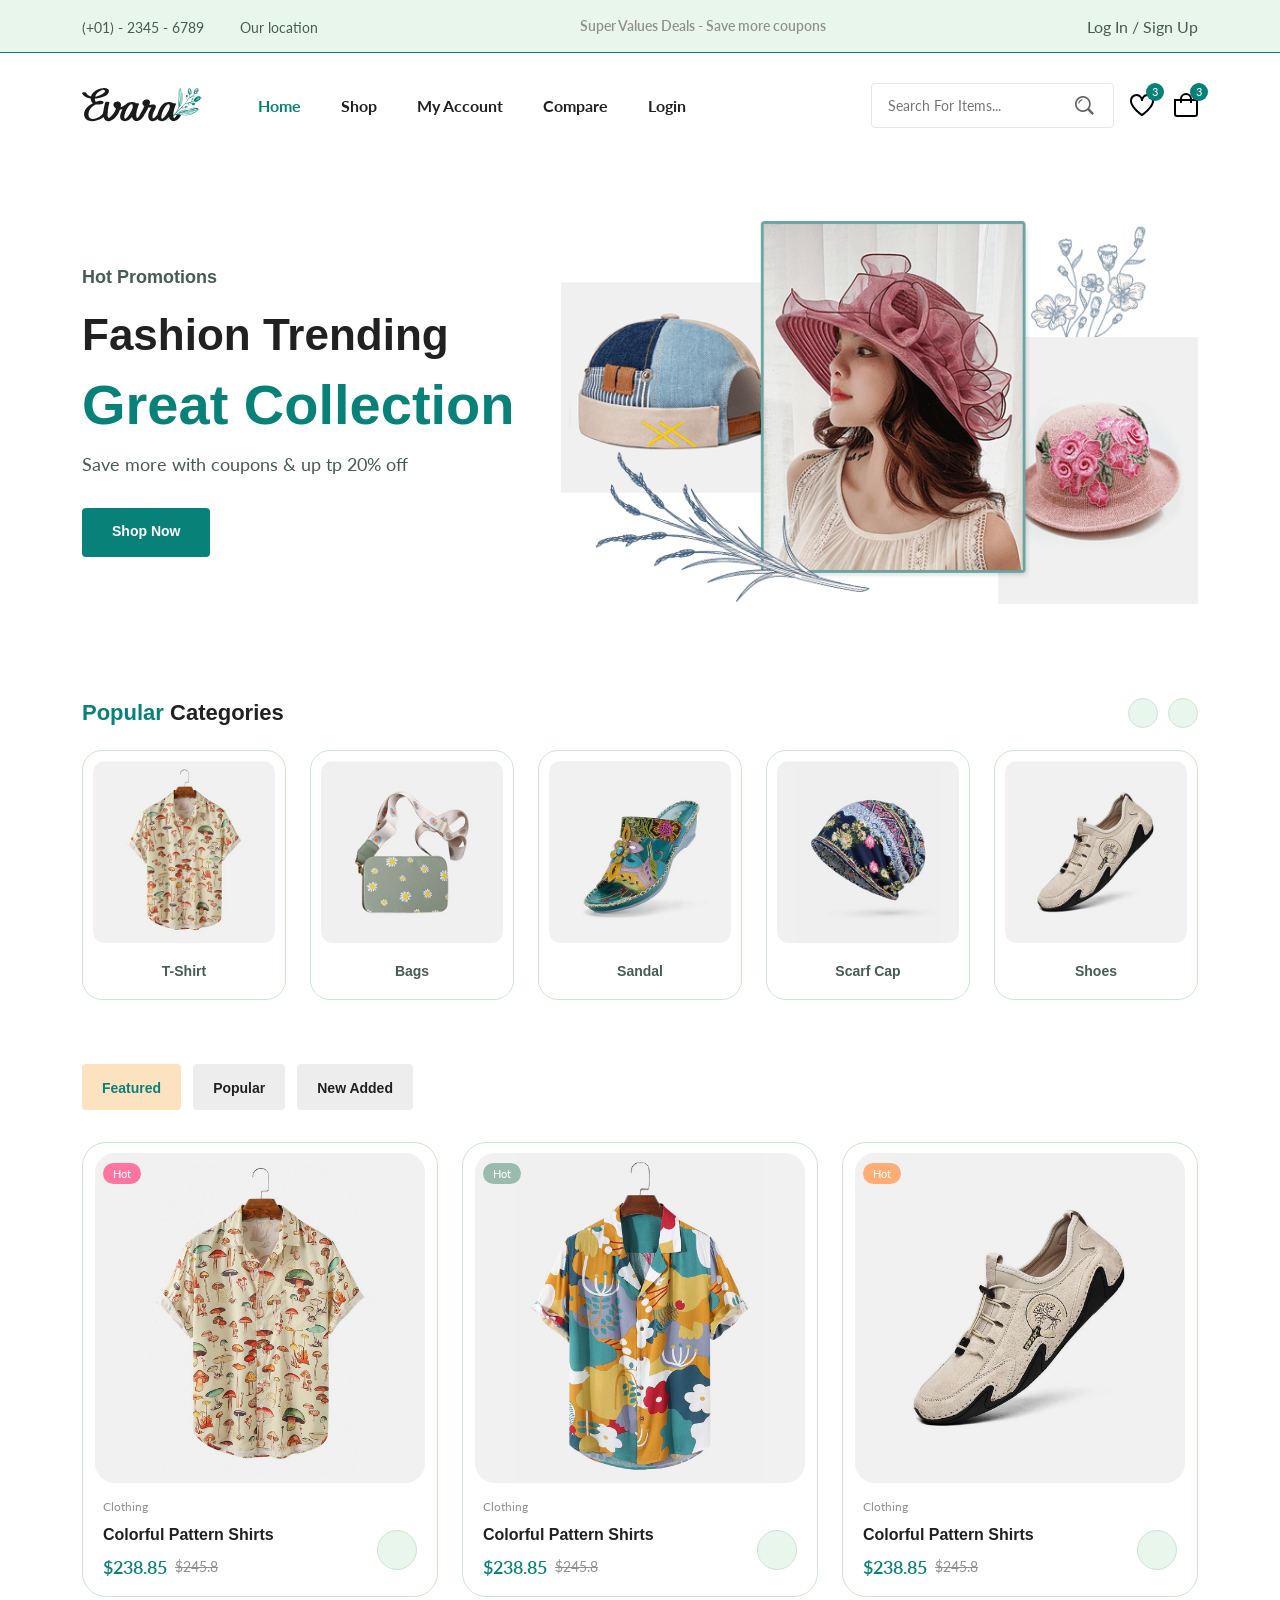
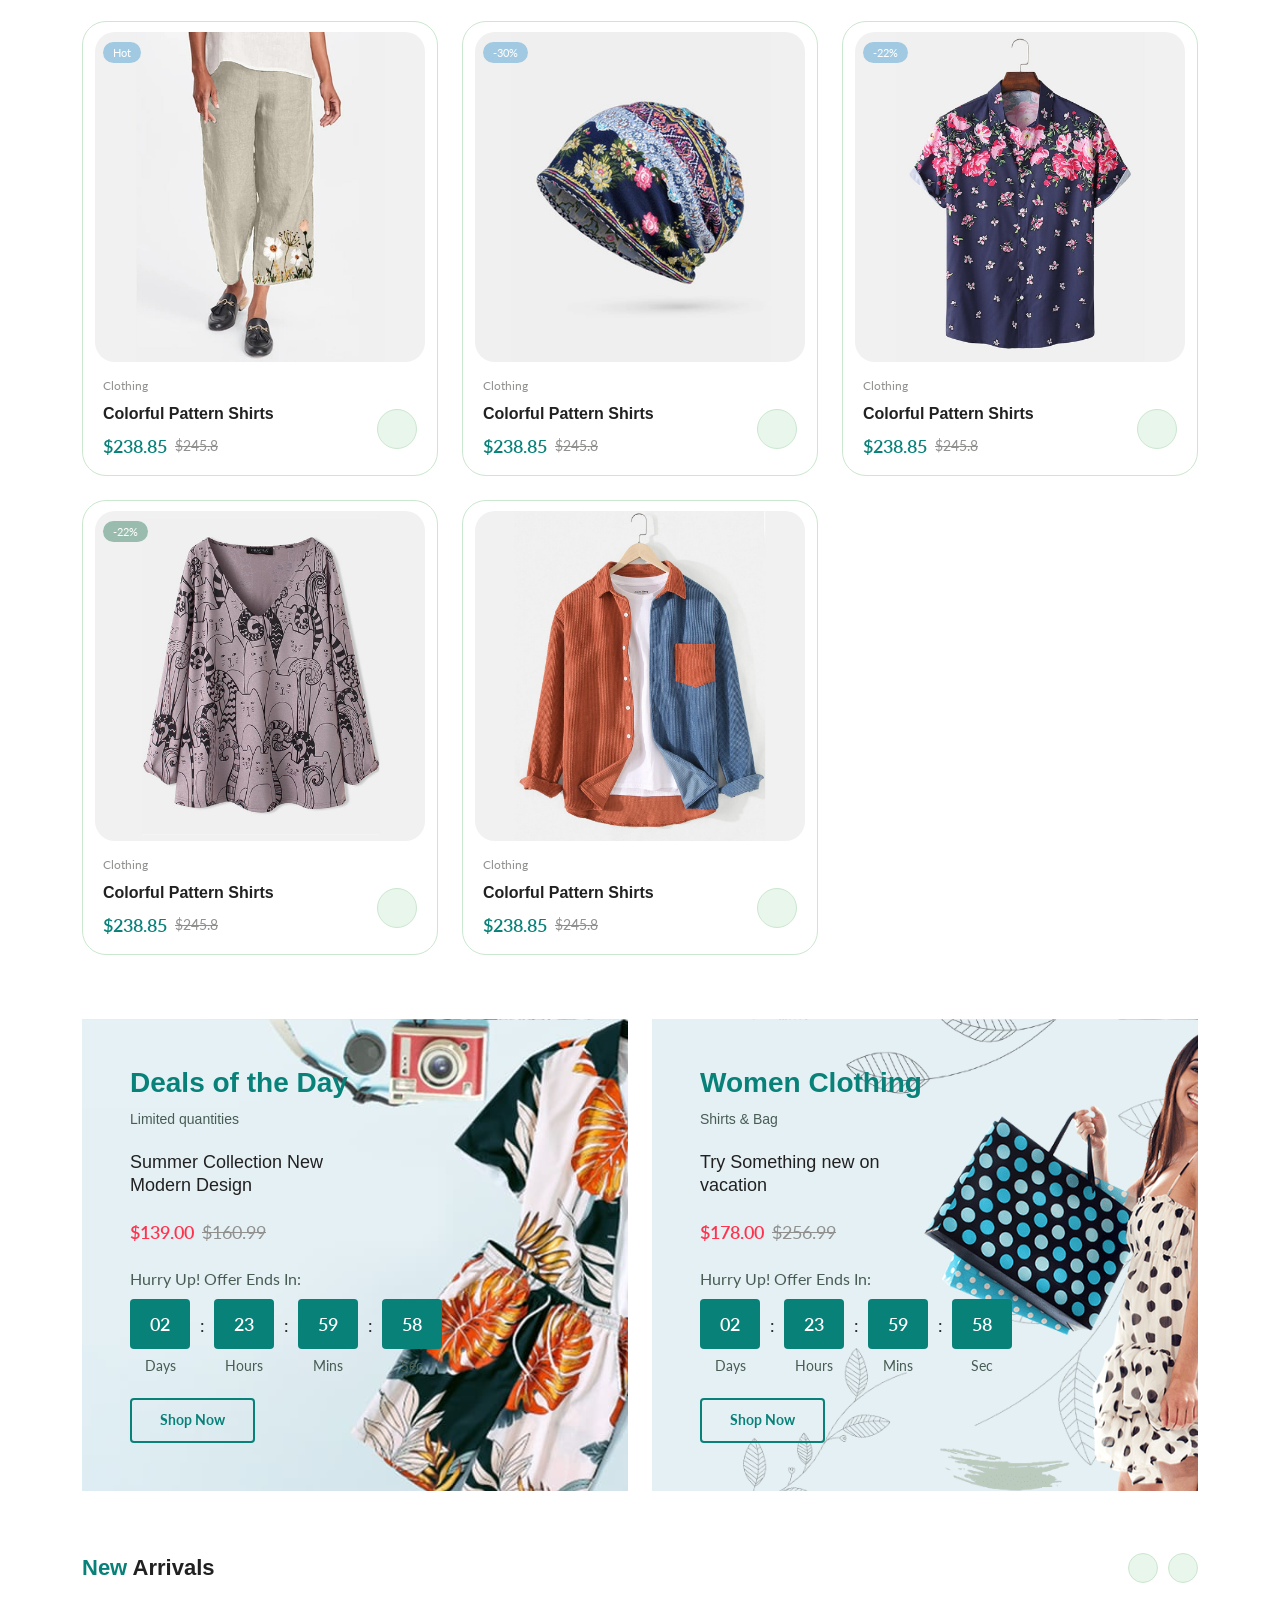
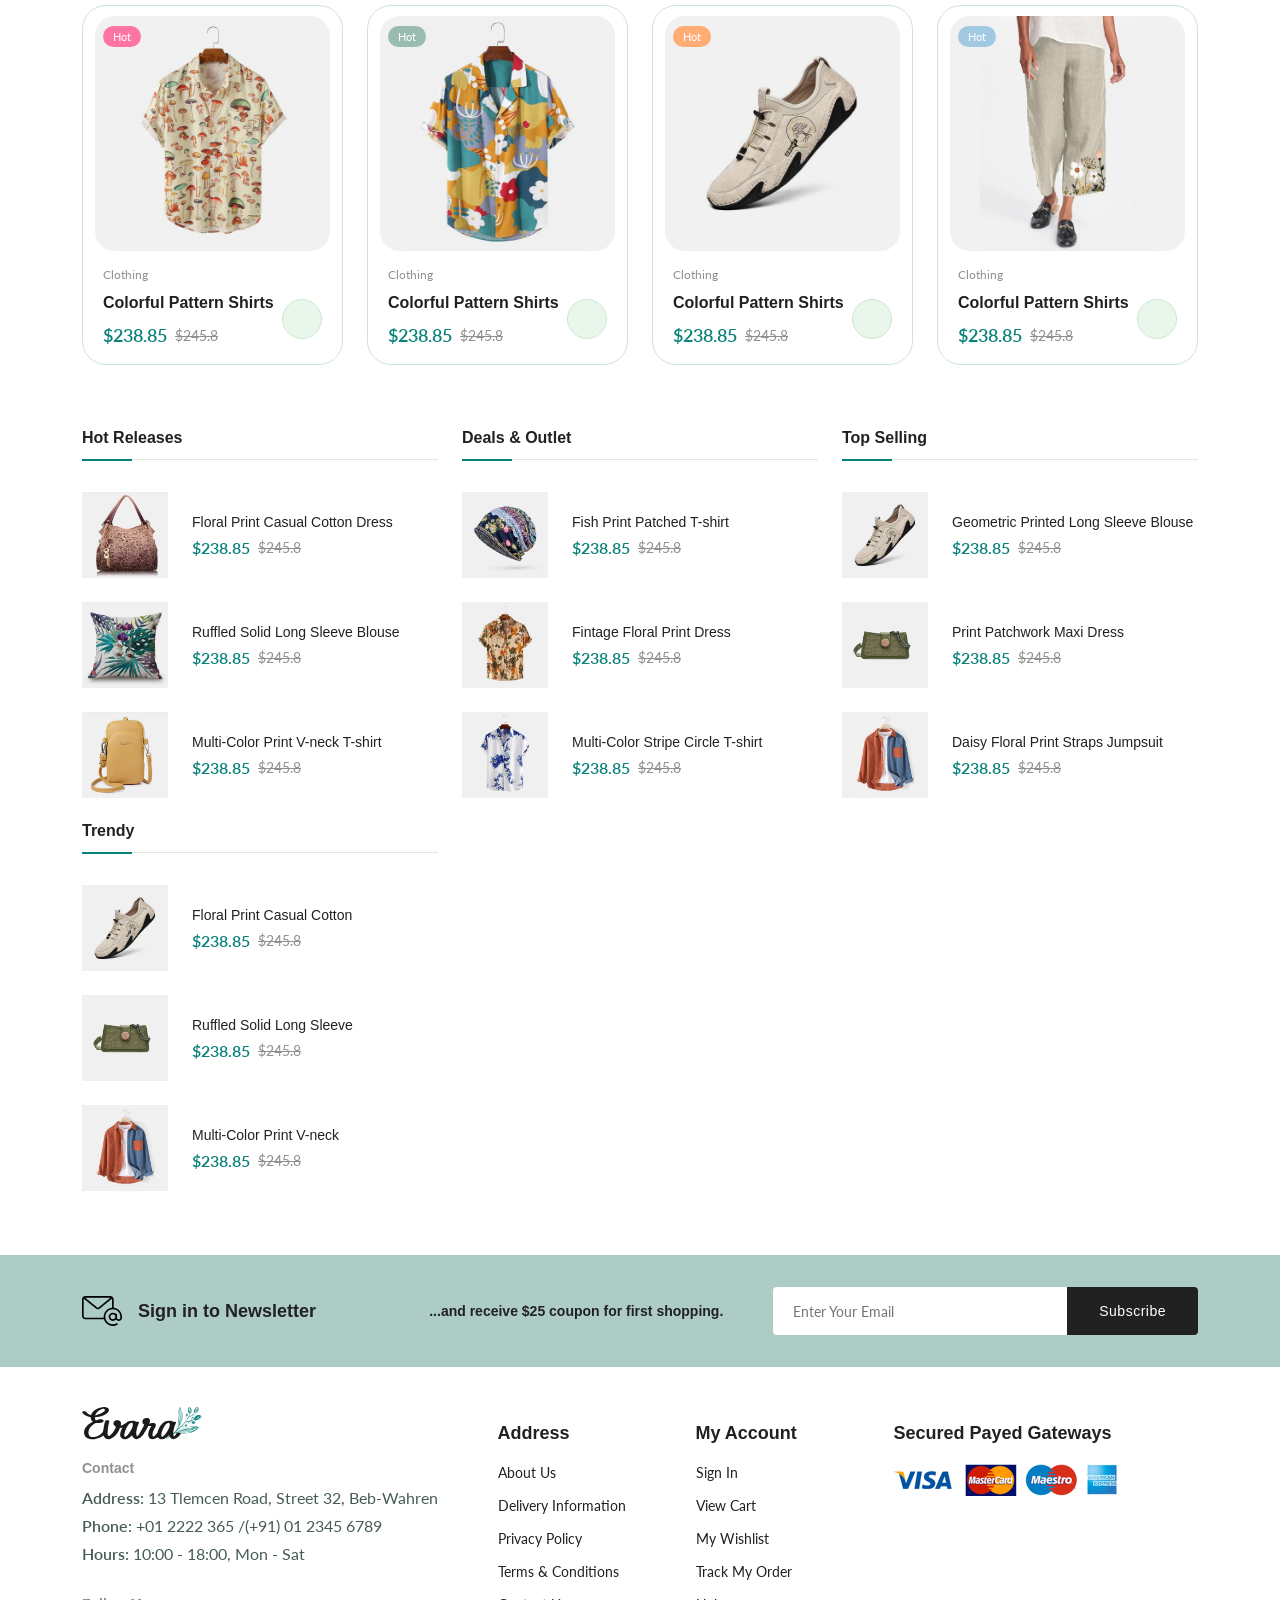
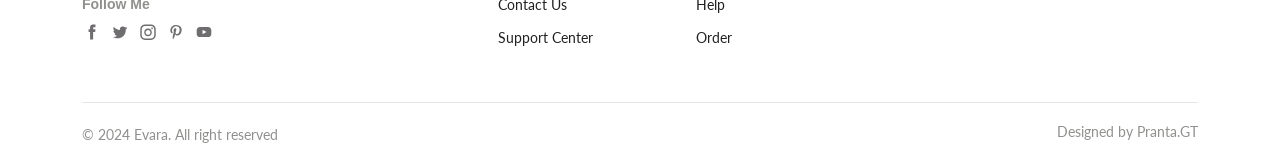
<file: index.html>
<!doctype html>
<html lang="en">
  <head>
    <meta charset="UTF-8" />
    <meta name="viewport" content="width=device-width, initial-scale=1.0" />

    <!--=============== FONT-AWESOME ===============-->
    <link rel="stylesheet" href="https://cdnjs.cloudflare.com/ajax/libs/font-awesome/6.0.0/css/all.min.css">
    <!--=============== FLATICON ===============-->
    <link rel="stylesheet" href="https://cdn-uicons.flaticon.com/2.0.0/uicons-regular-straight/css/uicons-regular-straight.css" />

    <!--=============== SWIPER CSS ===============-->
    <link rel="stylesheet" href="https://cdn.jsdelivr.net/npm/swiper@11/swiper-bundle.min.css" />

    <!--=============== CSS ===============-->
    <link rel="stylesheet" href="assets/css/styles.css" />

    <title>Ecommerce Website</title>
  </head>
  <body>
    <!--=============== HEADER ===============-->
    <header class="header">
      <div class="header__top">
        <div class="header__container container">
          <div class="header__contact">
            <span>(+01) - 2345 - 6789</span>
            <span>Our location</span>
          </div>
          <p class="header__alert-news">Super Values Deals - Save more coupons</p>
          <a href="login-register.html" class="header__top-action"> Log In / Sign Up </a>
        </div>
      </div>

      <nav class="nav container">
        <a href="index.html" class="nav__logo">
          <img class="nav__logo-img" src="assets/img/logo.svg" alt="website logo" />
        </a>
        <div class="nav__menu" id="nav-menu">
          <div class="nav__menu-top">
            <a href="index.html" class="nav__menu-logo">
              <img src="./assets/img/logo.svg" alt="" />
            </a>
            <div class="nav__close" id="nav-close">
              <i class="fi fi-rs-cross-small"></i>
            </div>
          </div>
          <div class="nav-list-tog col-12">
            <ul class="nav__list">
              <li class="nav__item">
                <a href="index.html" class="nav__link active-link">Home</a>
              </li>
              <li class="nav__item">
                <a href="shop.html" class="nav__link">Shop</a>
              </li>
              <li class="nav__item">
                <a href="accounts.html" class="nav__link">My Account</a>
              </li>
              <li class="nav__item">
                <a href="compare.html" class="nav__link">Compare</a>
              </li>
              <li class="nav__item">
                <a href="login-register.html" class="nav__link">Login</a>
              </li>
            </ul>
          </div>
          <div class="header__search">
            <input type="text" placeholder="Search For Items..." class="form__input" />
            <button class="search__btn">
              <img src="assets/img/search.png" alt="search icon" />
            </button>
          </div>
        </div>
        <div class="header__user-actions">
          <a href="wishlist.html" class="header__action-btn" title="Wishlist">
            <img src="assets/img/icon-heart.svg" alt="" />
            <span class="count">3</span>
          </a>
          <a href="cart.html" class="header__action-btn" title="Cart">
            <img src="assets/img/icon-cart.svg" alt="" />
            <span class="count">3</span>
          </a>
          <div class="header__action-btn nav__toggle" id="nav-toggle">
            <img src="./assets//img/menu-burger.svg" alt="" />
          </div>
        </div>
      </nav>
    </header>

    <!--=============== MAIN ===============-->
    <main class="main">
      <!--=============== HOME ===============-->
      <section class="home section--lg">
        <div class="home__container container grid">
          <div class="home__content">
            <span class="home__subtitle">Hot Promotions</span>
            <h1 class="home__title">Fashion Trending <span>Great Collection</span></h1>
            <p class="home__description">Save more with coupons & up tp 20% off</p>
            <a href="shop.html" class="btn">Shop Now</a>
          </div>
          <img src="assets/img/home-img.png" class="home__img" alt="hats" />
        </div>
      </section>

      <!--=============== CATEGORIES ===============-->
      <section class="categories container section">
        <h3 class="section__title"><span>Popular</span> Categories</h3>
        <div class="categories__container swiper">
          <div class="swiper-wrapper">
            <a href="shop.html" class="category__item swiper-slide">
              <img src="assets/img/category-1.jpg" alt="" class="category__img" />
              <h3 class="category__title">T-Shirt</h3>
            </a>
            <a href="shop.html" class="category__item swiper-slide">
              <img src="assets/img/category-2.jpg" alt="" class="category__img" />
              <h3 class="category__title">Bags</h3>
            </a>
            <a href="shop.html" class="category__item swiper-slide">
              <img src="assets/img/category-3.jpg" alt="" class="category__img" />
              <h3 class="category__title">Sandal</h3>
            </a>
            <a href="shop.html" class="category__item swiper-slide">
              <img src="assets/img/category-4.jpg" alt="" class="category__img" />
              <h3 class="category__title">Scarf Cap</h3>
            </a>
            <a href="shop.html" class="category__item swiper-slide">
              <img src="assets/img/category-5.jpg" alt="" class="category__img" />
              <h3 class="category__title">Shoes</h3>
            </a>
            <a href="shop.html" class="category__item swiper-slide">
              <img src="assets/img/category-6.jpg" alt="" class="category__img" />
              <h3 class="category__title">Pillowcase</h3>
            </a>
            <a href="shop.html" class="category__item swiper-slide">
              <img src="assets/img/category-7.jpg" alt="" class="category__img" />
              <h3 class="category__title">Jumpsuit</h3>
            </a>
            <a href="shop.html" class="category__item swiper-slide">
              <img src="assets/img/category-8.jpg" alt="" class="category__img" />
              <h3 class="category__title">Hats</h3>
            </a>
          </div>

          <div class="swiper-button-prev">
            <i class="fi fi-rs-angle-left"></i>
          </div>
          <div class="swiper-button-next">
            <i class="fi fi-rs-angle-right"></i>
          </div>
        </div>
      </section>

      <!--=============== PRODUCTS ===============-->
      <section class="products container section">
        <div class="tab__btns">
          <span class="tab__btn active-tab" data-target="#featured">Featured</span>
          <span class="tab__btn" data-target="#popular">Popular</span>
          <span class="tab__btn" data-target="#new-added">New Added</span>
        </div>

        <div class="tab__items">
          <div class="tab__item active-tab" content id="featured">
            <div class="products__container grid">
              <div class="product__item">
                <div class="product__banner">
                  <a href="details.html" class="product__images">
                    <img src="assets/img/product-1-1.jpg" alt="" class="product__img default" />
                    <img src="assets/img/product-1-2.jpg" alt="" class="product__img hover" />
                  </a>
                  <div class="product__actions">
                    <a href="#" class="action__btn" aria-label="Quick View">
                      <i class="fi fi-rs-eye"></i>
                    </a>
                    <a href="#" class="action__btn" aria-label="Add to Wishlist">
                      <i class="fi fi-rs-heart"></i>
                    </a>
                    <a href="#" class="action__btn" aria-label="Compare">
                      <i class="fi fi-rs-shuffle"></i>
                    </a>
                  </div>
                  <div class="product__badge light-pink">Hot</div>
                </div>
                <div class="product__content">
                  <span class="product__category">Clothing</span>
                  <a href="details.html">
                    <h3 class="product__title">Colorful Pattern Shirts</h3>
                  </a>
                  <div class="product__rating">
                    <i class="fi fi-rs-star"></i>
                    <i class="fi fi-rs-star"></i>
                    <i class="fi fi-rs-star"></i>
                    <i class="fi fi-rs-star"></i>
                    <i class="fi fi-rs-star"></i>
                  </div>
                  <div class="product__price flex">
                    <span class="new__price">$238.85</span>
                    <span class="old__price">$245.8</span>
                  </div>
                  <a href="#" class="action__btn cart__btn" aria-label="Add To Cart">
                    <i class="fi fi-rs-shopping-bag-add"></i>
                  </a>
                </div>
              </div>
              <div class="product__item">
                <div class="product__banner">
                  <a href="details.html" class="product__images">
                    <img src="assets/img/product-2-1.jpg" alt="" class="product__img default" />
                    <img src="assets/img/product-2-2.jpg" alt="" class="product__img hover" />
                  </a>
                  <div class="product__actions">
                    <a href="#" class="action__btn" aria-label="Quick View">
                      <i class="fi fi-rs-eye"></i>
                    </a>
                    <a href="#" class="action__btn" aria-label="Add to Wishlist">
                      <i class="fi fi-rs-heart"></i>
                    </a>
                    <a href="#" class="action__btn" aria-label="Compare">
                      <i class="fi fi-rs-shuffle"></i>
                    </a>
                  </div>
                  <div class="product__badge light-green">Hot</div>
                </div>
                <div class="product__content">
                  <span class="product__category">Clothing</span>
                  <a href="details.html">
                    <h3 class="product__title">Colorful Pattern Shirts</h3>
                  </a>
                  <div class="product__rating">
                    <i class="fi fi-rs-star"></i>
                    <i class="fi fi-rs-star"></i>
                    <i class="fi fi-rs-star"></i>
                    <i class="fi fi-rs-star"></i>
                    <i class="fi fi-rs-star"></i>
                  </div>
                  <div class="product__price flex">
                    <span class="new__price">$238.85</span>
                    <span class="old__price">$245.8</span>
                  </div>
                  <a href="#" class="action__btn cart__btn" aria-label="Add To Cart">
                    <i class="fi fi-rs-shopping-bag-add"></i>
                  </a>
                </div>
              </div>
              <div class="product__item">
                <div class="product__banner">
                  <a href="details.html" class="product__images">
                    <img src="assets/img/product-3-1.jpg" alt="" class="product__img default" />
                    <img src="assets/img/product-3-2.jpg" alt="" class="product__img hover" />
                  </a>
                  <div class="product__actions">
                    <a href="#" class="action__btn" aria-label="Quick View">
                      <i class="fi fi-rs-eye"></i>
                    </a>
                    <a href="#" class="action__btn" aria-label="Add to Wishlist">
                      <i class="fi fi-rs-heart"></i>
                    </a>
                    <a href="#" class="action__btn" aria-label="Compare">
                      <i class="fi fi-rs-shuffle"></i>
                    </a>
                  </div>
                  <div class="product__badge light-orange">Hot</div>
                </div>
                <div class="product__content">
                  <span class="product__category">Clothing</span>
                  <a href="details.html">
                    <h3 class="product__title">Colorful Pattern Shirts</h3>
                  </a>
                  <div class="product__rating">
                    <i class="fi fi-rs-star"></i>
                    <i class="fi fi-rs-star"></i>
                    <i class="fi fi-rs-star"></i>
                    <i class="fi fi-rs-star"></i>
                    <i class="fi fi-rs-star"></i>
                  </div>
                  <div class="product__price flex">
                    <span class="new__price">$238.85</span>
                    <span class="old__price">$245.8</span>
                  </div>
                  <a href="#" class="action__btn cart__btn" aria-label="Add To Cart">
                    <i class="fi fi-rs-shopping-bag-add"></i>
                  </a>
                </div>
              </div>
              <div class="product__item">
                <div class="product__banner">
                  <a href="details.html" class="product__images">
                    <img src="assets/img/product-4-1.jpg" alt="" class="product__img default" />
                    <img src="assets/img/product-4-2.jpg" alt="" class="product__img hover" />
                  </a>
                  <div class="product__actions">
                    <a href="#" class="action__btn" aria-label="Quick View">
                      <i class="fi fi-rs-eye"></i>
                    </a>
                    <a href="#" class="action__btn" aria-label="Add to Wishlist">
                      <i class="fi fi-rs-heart"></i>
                    </a>
                    <a href="#" class="action__btn" aria-label="Compare">
                      <i class="fi fi-rs-shuffle"></i>
                    </a>
                  </div>
                  <div class="product__badge light-blue">Hot</div>
                </div>
                <div class="product__content">
                  <span class="product__category">Clothing</span>
                  <a href="details.html">
                    <h3 class="product__title">Colorful Pattern Shirts</h3>
                  </a>
                  <div class="product__rating">
                    <i class="fi fi-rs-star"></i>
                    <i class="fi fi-rs-star"></i>
                    <i class="fi fi-rs-star"></i>
                    <i class="fi fi-rs-star"></i>
                    <i class="fi fi-rs-star"></i>
                  </div>
                  <div class="product__price flex">
                    <span class="new__price">$238.85</span>
                    <span class="old__price">$245.8</span>
                  </div>
                  <a href="#" class="action__btn cart__btn" aria-label="Add To Cart">
                    <i class="fi fi-rs-shopping-bag-add"></i>
                  </a>
                </div>
              </div>
              <div class="product__item">
                <div class="product__banner">
                  <a href="details.html" class="product__images">
                    <img src="assets/img/product-5-1.jpg" alt="" class="product__img default" />
                    <img src="assets/img/product-5-2.jpg" alt="" class="product__img hover" />
                  </a>
                  <div class="product__actions">
                    <a href="#" class="action__btn" aria-label="Quick View">
                      <i class="fi fi-rs-eye"></i>
                    </a>
                    <a href="#" class="action__btn" aria-label="Add to Wishlist">
                      <i class="fi fi-rs-heart"></i>
                    </a>
                    <a href="#" class="action__btn" aria-label="Compare">
                      <i class="fi fi-rs-shuffle"></i>
                    </a>
                  </div>
                  <div class="product__badge light-blue">-30%</div>
                </div>
                <div class="product__content">
                  <span class="product__category">Clothing</span>
                  <a href="details.html">
                    <h3 class="product__title">Colorful Pattern Shirts</h3>
                  </a>
                  <div class="product__rating">
                    <i class="fi fi-rs-star"></i>
                    <i class="fi fi-rs-star"></i>
                    <i class="fi fi-rs-star"></i>
                    <i class="fi fi-rs-star"></i>
                    <i class="fi fi-rs-star"></i>
                  </div>
                  <div class="product__price flex">
                    <span class="new__price">$238.85</span>
                    <span class="old__price">$245.8</span>
                  </div>
                  <a href="#" class="action__btn cart__btn" aria-label="Add To Cart">
                    <i class="fi fi-rs-shopping-bag-add"></i>
                  </a>
                </div>
              </div>
              <div class="product__item">
                <div class="product__banner">
                  <a href="details.html" class="product__images">
                    <img src="assets/img/product-6-1.jpg" alt="" class="product__img default" />
                    <img src="assets/img/product-6-2.jpg" alt="" class="product__img hover" />
                  </a>
                  <div class="product__actions">
                    <a href="#" class="action__btn" aria-label="Quick View">
                      <i class="fi fi-rs-eye"></i>
                    </a>
                    <a href="#" class="action__btn" aria-label="Add to Wishlist">
                      <i class="fi fi-rs-heart"></i>
                    </a>
                    <a href="#" class="action__btn" aria-label="Compare">
                      <i class="fi fi-rs-shuffle"></i>
                    </a>
                  </div>
                  <div class="product__badge light-blue">-22%</div>
                </div>
                <div class="product__content">
                  <span class="product__category">Clothing</span>
                  <a href="details.html">
                    <h3 class="product__title">Colorful Pattern Shirts</h3>
                  </a>
                  <div class="product__rating">
                    <i class="fi fi-rs-star"></i>
                    <i class="fi fi-rs-star"></i>
                    <i class="fi fi-rs-star"></i>
                    <i class="fi fi-rs-star"></i>
                    <i class="fi fi-rs-star"></i>
                  </div>
                  <div class="product__price flex">
                    <span class="new__price">$238.85</span>
                    <span class="old__price">$245.8</span>
                  </div>
                  <a href="#" class="action__btn cart__btn" aria-label="Add To Cart">
                    <i class="fi fi-rs-shopping-bag-add"></i>
                  </a>
                </div>
              </div>
              <div class="product__item">
                <div class="product__banner">
                  <a href="details.html" class="product__images">
                    <img src="assets/img/product-7-1.jpg" alt="" class="product__img default" />
                    <img src="assets/img/product-7-2.jpg" alt="" class="product__img hover" />
                  </a>
                  <div class="product__actions">
                    <a href="#" class="action__btn" aria-label="Quick View">
                      <i class="fi fi-rs-eye"></i>
                    </a>
                    <a href="#" class="action__btn" aria-label="Add to Wishlist">
                      <i class="fi fi-rs-heart"></i>
                    </a>
                    <a href="#" class="action__btn" aria-label="Compare">
                      <i class="fi fi-rs-shuffle"></i>
                    </a>
                  </div>
                  <div class="product__badge light-green">-22%</div>
                </div>
                <div class="product__content">
                  <span class="product__category">Clothing</span>
                  <a href="details.html">
                    <h3 class="product__title">Colorful Pattern Shirts</h3>
                  </a>
                  <div class="product__rating">
                    <i class="fi fi-rs-star"></i>
                    <i class="fi fi-rs-star"></i>
                    <i class="fi fi-rs-star"></i>
                    <i class="fi fi-rs-star"></i>
                    <i class="fi fi-rs-star"></i>
                  </div>
                  <div class="product__price flex">
                    <span class="new__price">$238.85</span>
                    <span class="old__price">$245.8</span>
                  </div>
                  <a href="#" class="action__btn cart__btn" aria-label="Add To Cart">
                    <i class="fi fi-rs-shopping-bag-add"></i>
                  </a>
                </div>
              </div>
              <div class="product__item">
                <div class="product__banner">
                  <a href="details.html" class="product__images">
                    <img src="assets/img/product-8-1.jpg" alt="" class="product__img default" />
                    <img src="assets/img/product-8-2.jpg" alt="" class="product__img hover" />
                  </a>
                  <div class="product__actions">
                    <a href="#" class="action__btn" aria-label="Quick View">
                      <i class="fi fi-rs-eye"></i>
                    </a>
                    <a href="#" class="action__btn" aria-label="Add to Wishlist">
                      <i class="fi fi-rs-heart"></i>
                    </a>
                    <a href="#" class="action__btn" aria-label="Compare">
                      <i class="fi fi-rs-shuffle"></i>
                    </a>
                  </div>
                </div>
                <div class="product__content">
                  <span class="product__category">Clothing</span>
                  <a href="details.html">
                    <h3 class="product__title">Colorful Pattern Shirts</h3>
                  </a>
                  <div class="product__rating">
                    <i class="fi fi-rs-star"></i>
                    <i class="fi fi-rs-star"></i>
                    <i class="fi fi-rs-star"></i>
                    <i class="fi fi-rs-star"></i>
                    <i class="fi fi-rs-star"></i>
                  </div>
                  <div class="product__price flex">
                    <span class="new__price">$238.85</span>
                    <span class="old__price">$245.8</span>
                  </div>
                  <a href="#" class="action__btn cart__btn" aria-label="Add To Cart">
                    <i class="fi fi-rs-shopping-bag-add"></i>
                  </a>
                </div>
              </div>
            </div>
          </div>
          <div class="tab__item" content id="popular">
            <div class="products__container grid">
              <div class="product__item">
                <div class="product__banner">
                  <a href="details.html" class="product__images">
                    <img src="assets/img/product-9-1.jpg" alt="" class="product__img default" />
                    <img src="assets/img/product-9-2.jpg" alt="" class="product__img hover" />
                  </a>
                  <div class="product__actions">
                    <a href="#" class="action__btn" aria-label="Quick View">
                      <i class="fi fi-rs-eye"></i>
                    </a>
                    <a href="#" class="action__btn" aria-label="Add to Wishlist">
                      <i class="fi fi-rs-heart"></i>
                    </a>
                    <a href="#" class="action__btn" aria-label="Compare">
                      <i class="fi fi-rs-shuffle"></i>
                    </a>
                  </div>
                  <div class="product__badge light-pink">Hot</div>
                </div>
                <div class="product__content">
                  <span class="product__category">Clothing</span>
                  <a href="details.html">
                    <h3 class="product__title">Colorful Pattern Shirts</h3>
                  </a>
                  <div class="product__rating">
                    <i class="fi fi-rs-star"></i>
                    <i class="fi fi-rs-star"></i>
                    <i class="fi fi-rs-star"></i>
                    <i class="fi fi-rs-star"></i>
                    <i class="fi fi-rs-star"></i>
                  </div>
                  <div class="product__price flex">
                    <span class="new__price">$238.85</span>
                    <span class="old__price">$245.8</span>
                  </div>
                  <a href="#" class="action__btn cart__btn" aria-label="Add To Cart">
                    <i class="fi fi-rs-shopping-bag-add"></i>
                  </a>
                </div>
              </div>
              <div class="product__item">
                <div class="product__banner">
                  <a href="details.html" class="product__images">
                    <img src="assets/img/product-2-1.jpg" alt="" class="product__img default" />
                    <img src="assets/img/product-2-2.jpg" alt="" class="product__img hover" />
                  </a>
                  <div class="product__actions">
                    <a href="#" class="action__btn" aria-label="Quick View">
                      <i class="fi fi-rs-eye"></i>
                    </a>
                    <a href="#" class="action__btn" aria-label="Add to Wishlist">
                      <i class="fi fi-rs-heart"></i>
                    </a>
                    <a href="#" class="action__btn" aria-label="Compare">
                      <i class="fi fi-rs-shuffle"></i>
                    </a>
                  </div>
                  <div class="product__badge light-green">Hot</div>
                </div>
                <div class="product__content">
                  <span class="product__category">Clothing</span>
                  <a href="details.html">
                    <h3 class="product__title">Colorful Pattern Shirts</h3>
                  </a>
                  <div class="product__rating">
                    <i class="fi fi-rs-star"></i>
                    <i class="fi fi-rs-star"></i>
                    <i class="fi fi-rs-star"></i>
                    <i class="fi fi-rs-star"></i>
                    <i class="fi fi-rs-star"></i>
                  </div>
                  <div class="product__price flex">
                    <span class="new__price">$238.85</span>
                    <span class="old__price">$245.8</span>
                  </div>
                  <a href="#" class="action__btn cart__btn" aria-label="Add To Cart">
                    <i class="fi fi-rs-shopping-bag-add"></i>
                  </a>
                </div>
              </div>
              <div class="product__item">
                <div class="product__banner">
                  <a href="details.html" class="product__images">
                    <img src="assets/img/product-10-1.jpg" alt="" class="product__img default" />
                    <img src="assets/img/product-10-2.jpg" alt="" class="product__img hover" />
                  </a>
                  <div class="product__actions">
                    <a href="#" class="action__btn" aria-label="Quick View">
                      <i class="fi fi-rs-eye"></i>
                    </a>
                    <a href="#" class="action__btn" aria-label="Add to Wishlist">
                      <i class="fi fi-rs-heart"></i>
                    </a>
                    <a href="#" class="action__btn" aria-label="Compare">
                      <i class="fi fi-rs-shuffle"></i>
                    </a>
                  </div>
                  <div class="product__badge light-orange">Hot</div>
                </div>
                <div class="product__content">
                  <span class="product__category">Clothing</span>
                  <a href="details.html">
                    <h3 class="product__title">Colorful Pattern Shirts</h3>
                  </a>
                  <div class="product__rating">
                    <i class="fi fi-rs-star"></i>
                    <i class="fi fi-rs-star"></i>
                    <i class="fi fi-rs-star"></i>
                    <i class="fi fi-rs-star"></i>
                    <i class="fi fi-rs-star"></i>
                  </div>
                  <div class="product__price flex">
                    <span class="new__price">$238.85</span>
                    <span class="old__price">$245.8</span>
                  </div>
                  <a href="#" class="action__btn cart__btn" aria-label="Add To Cart">
                    <i class="fi fi-rs-shopping-bag-add"></i>
                  </a>
                </div>
              </div>
              <div class="product__item">
                <div class="product__banner">
                  <a href="details.html" class="product__images">
                    <img src="assets/img/product-4-1.jpg" alt="" class="product__img default" />
                    <img src="assets/img/product-4-2.jpg" alt="" class="product__img hover" />
                  </a>
                  <div class="product__actions">
                    <a href="#" class="action__btn" aria-label="Quick View">
                      <i class="fi fi-rs-eye"></i>
                    </a>
                    <a href="#" class="action__btn" aria-label="Add to Wishlist">
                      <i class="fi fi-rs-heart"></i>
                    </a>
                    <a href="#" class="action__btn" aria-label="Compare">
                      <i class="fi fi-rs-shuffle"></i>
                    </a>
                  </div>
                  <div class="product__badge light-blue">Hot</div>
                </div>
                <div class="product__content">
                  <span class="product__category">Clothing</span>
                  <a href="details.html">
                    <h3 class="product__title">Colorful Pattern Shirts</h3>
                  </a>
                  <div class="product__rating">
                    <i class="fi fi-rs-star"></i>
                    <i class="fi fi-rs-star"></i>
                    <i class="fi fi-rs-star"></i>
                    <i class="fi fi-rs-star"></i>
                    <i class="fi fi-rs-star"></i>
                  </div>
                  <div class="product__price flex">
                    <span class="new__price">$238.85</span>
                    <span class="old__price">$245.8</span>
                  </div>
                  <a href="#" class="action__btn cart__btn" aria-label="Add To Cart">
                    <i class="fi fi-rs-shopping-bag-add"></i>
                  </a>
                </div>
              </div>
              <div class="product__item">
                <div class="product__banner">
                  <a href="details.html" class="product__images">
                    <img src="assets/img/product-5-1.jpg" alt="" class="product__img default" />
                    <img src="assets/img/product-5-2.jpg" alt="" class="product__img hover" />
                  </a>
                  <div class="product__actions">
                    <a href="#" class="action__btn" aria-label="Quick View">
                      <i class="fi fi-rs-eye"></i>
                    </a>
                    <a href="#" class="action__btn" aria-label="Add to Wishlist">
                      <i class="fi fi-rs-heart"></i>
                    </a>
                    <a href="#" class="action__btn" aria-label="Compare">
                      <i class="fi fi-rs-shuffle"></i>
                    </a>
                  </div>
                  <div class="product__badge light-blue">-30%</div>
                </div>
                <div class="product__content">
                  <span class="product__category">Clothing</span>
                  <a href="details.html">
                    <h3 class="product__title">Colorful Pattern Shirts</h3>
                  </a>
                  <div class="product__rating">
                    <i class="fi fi-rs-star"></i>
                    <i class="fi fi-rs-star"></i>
                    <i class="fi fi-rs-star"></i>
                    <i class="fi fi-rs-star"></i>
                    <i class="fi fi-rs-star"></i>
                  </div>
                  <div class="product__price flex">
                    <span class="new__price">$238.85</span>
                    <span class="old__price">$245.8</span>
                  </div>
                  <a href="#" class="action__btn cart__btn" aria-label="Add To Cart">
                    <i class="fi fi-rs-shopping-bag-add"></i>
                  </a>
                </div>
              </div>
              <div class="product__item">
                <div class="product__banner">
                  <a href="details.html" class="product__images">
                    <img src="assets/img/product-11-1.jpg" alt="" class="product__img default" />
                    <img src="assets/img/product-11-2.jpg" alt="" class="product__img hover" />
                  </a>
                  <div class="product__actions">
                    <a href="#" class="action__btn" aria-label="Quick View">
                      <i class="fi fi-rs-eye"></i>
                    </a>
                    <a href="#" class="action__btn" aria-label="Add to Wishlist">
                      <i class="fi fi-rs-heart"></i>
                    </a>
                    <a href="#" class="action__btn" aria-label="Compare">
                      <i class="fi fi-rs-shuffle"></i>
                    </a>
                  </div>
                  <div class="product__badge light-blue">-22%</div>
                </div>
                <div class="product__content">
                  <span class="product__category">Clothing</span>
                  <a href="details.html">
                    <h3 class="product__title">Colorful Pattern Shirts</h3>
                  </a>
                  <div class="product__rating">
                    <i class="fi fi-rs-star"></i>
                    <i class="fi fi-rs-star"></i>
                    <i class="fi fi-rs-star"></i>
                    <i class="fi fi-rs-star"></i>
                    <i class="fi fi-rs-star"></i>
                  </div>
                  <div class="product__price flex">
                    <span class="new__price">$238.85</span>
                    <span class="old__price">$245.8</span>
                  </div>
                  <a href="#" class="action__btn cart__btn" aria-label="Add To Cart">
                    <i class="fi fi-rs-shopping-bag-add"></i>
                  </a>
                </div>
              </div>
              <div class="product__item">
                <div class="product__banner">
                  <a href="details.html" class="product__images">
                    <img src="assets/img/product-7-1.jpg" alt="" class="product__img default" />
                    <img src="assets/img/product-7-2.jpg" alt="" class="product__img hover" />
                  </a>
                  <div class="product__actions">
                    <a href="#" class="action__btn" aria-label="Quick View">
                      <i class="fi fi-rs-eye"></i>
                    </a>
                    <a href="#" class="action__btn" aria-label="Add to Wishlist">
                      <i class="fi fi-rs-heart"></i>
                    </a>
                    <a href="#" class="action__btn" aria-label="Compare">
                      <i class="fi fi-rs-shuffle"></i>
                    </a>
                  </div>
                  <div class="product__badge light-green">-22%</div>
                </div>
                <div class="product__content">
                  <span class="product__category">Clothing</span>
                  <a href="details.html">
                    <h3 class="product__title">Colorful Pattern Shirts</h3>
                  </a>
                  <div class="product__rating">
                    <i class="fi fi-rs-star"></i>
                    <i class="fi fi-rs-star"></i>
                    <i class="fi fi-rs-star"></i>
                    <i class="fi fi-rs-star"></i>
                    <i class="fi fi-rs-star"></i>
                  </div>
                  <div class="product__price flex">
                    <span class="new__price">$238.85</span>
                    <span class="old__price">$245.8</span>
                  </div>
                  <a href="#" class="action__btn cart__btn" aria-label="Add To Cart">
                    <i class="fi fi-rs-shopping-bag-add"></i>
                  </a>
                </div>
              </div>
              <div class="product__item">
                <div class="product__banner">
                  <a href="details.html" class="product__images">
                    <img src="assets/img/product-8-1.jpg" alt="" class="product__img default" />
                    <img src="assets/img/product-8-2.jpg" alt="" class="product__img hover" />
                  </a>
                  <div class="product__actions">
                    <a href="#" class="action__btn" aria-label="Quick View">
                      <i class="fi fi-rs-eye"></i>
                    </a>
                    <a href="#" class="action__btn" aria-label="Add to Wishlist">
                      <i class="fi fi-rs-heart"></i>
                    </a>
                    <a href="#" class="action__btn" aria-label="Compare">
                      <i class="fi fi-rs-shuffle"></i>
                    </a>
                  </div>
                </div>
                <div class="product__content">
                  <span class="product__category">Clothing</span>
                  <a href="details.html">
                    <h3 class="product__title">Colorful Pattern Shirts</h3>
                  </a>
                  <div class="product__rating">
                    <i class="fi fi-rs-star"></i>
                    <i class="fi fi-rs-star"></i>
                    <i class="fi fi-rs-star"></i>
                    <i class="fi fi-rs-star"></i>
                    <i class="fi fi-rs-star"></i>
                  </div>
                  <div class="product__price flex">
                    <span class="new__price">$238.85</span>
                    <span class="old__price">$245.8</span>
                  </div>
                  <a href="#" class="action__btn cart__btn" aria-label="Add To Cart">
                    <i class="fi fi-rs-shopping-bag-add"></i>
                  </a>
                </div>
              </div>
            </div>
          </div>
          <div class="tab__item" content id="new-added">
            <div class="products__container grid">
              <div class="product__item">
                <div class="product__banner">
                  <a href="details.html" class="product__images">
                    <img src="assets/img/product-1-1.jpg" alt="" class="product__img default" />
                    <img src="assets/img/product-1-2.jpg" alt="" class="product__img hover" />
                  </a>
                  <div class="product__actions">
                    <a href="#" class="action__btn" aria-label="Quick View">
                      <i class="fi fi-rs-eye"></i>
                    </a>
                    <a href="#" class="action__btn" aria-label="Add to Wishlist">
                      <i class="fi fi-rs-heart"></i>
                    </a>
                    <a href="#" class="action__btn" aria-label="Compare">
                      <i class="fi fi-rs-shuffle"></i>
                    </a>
                  </div>
                  <div class="product__badge light-pink">Hot</div>
                </div>
                <div class="product__content">
                  <span class="product__category">Clothing</span>
                  <a href="details.html">
                    <h3 class="product__title">Colorful Pattern Shirts</h3>
                  </a>
                  <div class="product__rating">
                    <i class="fi fi-rs-star"></i>
                    <i class="fi fi-rs-star"></i>
                    <i class="fi fi-rs-star"></i>
                    <i class="fi fi-rs-star"></i>
                    <i class="fi fi-rs-star"></i>
                  </div>
                  <div class="product__price flex">
                    <span class="new__price">$238.85</span>
                    <span class="old__price">$245.8</span>
                  </div>
                  <a href="#" class="action__btn cart__btn" aria-label="Add To Cart">
                    <i class="fi fi-rs-shopping-bag-add"></i>
                  </a>
                </div>
              </div>
              <div class="product__item">
                <div class="product__banner">
                  <a href="details.html" class="product__images">
                    <img src="assets/img/product-12-1.jpg" alt="" class="product__img default" />
                    <img src="assets/img/product-12-2.jpg" alt="" class="product__img hover" />
                  </a>
                  <div class="product__actions">
                    <a href="#" class="action__btn" aria-label="Quick View">
                      <i class="fi fi-rs-eye"></i>
                    </a>
                    <a href="#" class="action__btn" aria-label="Add to Wishlist">
                      <i class="fi fi-rs-heart"></i>
                    </a>
                    <a href="#" class="action__btn" aria-label="Compare">
                      <i class="fi fi-rs-shuffle"></i>
                    </a>
                  </div>
                  <div class="product__badge light-green">Hot</div>
                </div>
                <div class="product__content">
                  <span class="product__category">Clothing</span>
                  <a href="details.html">
                    <h3 class="product__title">Colorful Pattern Shirts</h3>
                  </a>
                  <div class="product__rating">
                    <i class="fi fi-rs-star"></i>
                    <i class="fi fi-rs-star"></i>
                    <i class="fi fi-rs-star"></i>
                    <i class="fi fi-rs-star"></i>
                    <i class="fi fi-rs-star"></i>
                  </div>
                  <div class="product__price flex">
                    <span class="new__price">$238.85</span>
                    <span class="old__price">$245.8</span>
                  </div>
                  <a href="#" class="action__btn cart__btn" aria-label="Add To Cart">
                    <i class="fi fi-rs-shopping-bag-add"></i>
                  </a>
                </div>
              </div>
              <div class="product__item">
                <div class="product__banner">
                  <a href="details.html" class="product__images">
                    <img src="assets/img/product-13-1.jpg" alt="" class="product__img default" />
                    <img src="assets/img/product-13-2.jpg" alt="" class="product__img hover" />
                  </a>
                  <div class="product__actions">
                    <a href="#" class="action__btn" aria-label="Quick View">
                      <i class="fi fi-rs-eye"></i>
                    </a>
                    <a href="#" class="action__btn" aria-label="Add to Wishlist">
                      <i class="fi fi-rs-heart"></i>
                    </a>
                    <a href="#" class="action__btn" aria-label="Compare">
                      <i class="fi fi-rs-shuffle"></i>
                    </a>
                  </div>
                  <div class="product__badge light-orange">Hot</div>
                </div>
                <div class="product__content">
                  <span class="product__category">Clothing</span>
                  <a href="details.html">
                    <h3 class="product__title">Colorful Pattern Shirts</h3>
                  </a>
                  <div class="product__rating">
                    <i class="fi fi-rs-star"></i>
                    <i class="fi fi-rs-star"></i>
                    <i class="fi fi-rs-star"></i>
                    <i class="fi fi-rs-star"></i>
                    <i class="fi fi-rs-star"></i>
                  </div>
                  <div class="product__price flex">
                    <span class="new__price">$238.85</span>
                    <span class="old__price">$245.8</span>
                  </div>
                  <a href="#" class="action__btn cart__btn" aria-label="Add To Cart">
                    <i class="fi fi-rs-shopping-bag-add"></i>
                  </a>
                </div>
              </div>
              <div class="product__item">
                <div class="product__banner">
                  <a href="details.html" class="product__images">
                    <img src="assets/img/product-4-1.jpg" alt="" class="product__img default" />
                    <img src="assets/img/product-4-2.jpg" alt="" class="product__img hover" />
                  </a>
                  <div class="product__actions">
                    <a href="#" class="action__btn" aria-label="Quick View">
                      <i class="fi fi-rs-eye"></i>
                    </a>
                    <a href="#" class="action__btn" aria-label="Add to Wishlist">
                      <i class="fi fi-rs-heart"></i>
                    </a>
                    <a href="#" class="action__btn" aria-label="Compare">
                      <i class="fi fi-rs-shuffle"></i>
                    </a>
                  </div>
                  <div class="product__badge light-blue">Hot</div>
                </div>
                <div class="product__content">
                  <span class="product__category">Clothing</span>
                  <a href="details.html">
                    <h3 class="product__title">Colorful Pattern Shirts</h3>
                  </a>
                  <div class="product__rating">
                    <i class="fi fi-rs-star"></i>
                    <i class="fi fi-rs-star"></i>
                    <i class="fi fi-rs-star"></i>
                    <i class="fi fi-rs-star"></i>
                    <i class="fi fi-rs-star"></i>
                  </div>
                  <div class="product__price flex">
                    <span class="new__price">$238.85</span>
                    <span class="old__price">$245.8</span>
                  </div>
                  <a href="#" class="action__btn cart__btn" aria-label="Add To Cart">
                    <i class="fi fi-rs-shopping-bag-add"></i>
                  </a>
                </div>
              </div>
              <div class="product__item">
                <div class="product__banner">
                  <a href="details.html" class="product__images">
                    <img src="assets/img/product-10-1.jpg" alt="" class="product__img default" />
                    <img src="assets/img/product-10-2.jpg" alt="" class="product__img hover" />
                  </a>
                  <div class="product__actions">
                    <a href="#" class="action__btn" aria-label="Quick View">
                      <i class="fi fi-rs-eye"></i>
                    </a>
                    <a href="#" class="action__btn" aria-label="Add to Wishlist">
                      <i class="fi fi-rs-heart"></i>
                    </a>
                    <a href="#" class="action__btn" aria-label="Compare">
                      <i class="fi fi-rs-shuffle"></i>
                    </a>
                  </div>
                  <div class="product__badge light-blue">-30%</div>
                </div>
                <div class="product__content">
                  <span class="product__category">Clothing</span>
                  <a href="details.html">
                    <h3 class="product__title">Colorful Pattern Shirts</h3>
                  </a>
                  <div class="product__rating">
                    <i class="fi fi-rs-star"></i>
                    <i class="fi fi-rs-star"></i>
                    <i class="fi fi-rs-star"></i>
                    <i class="fi fi-rs-star"></i>
                    <i class="fi fi-rs-star"></i>
                  </div>
                  <div class="product__price flex">
                    <span class="new__price">$238.85</span>
                    <span class="old__price">$245.8</span>
                  </div>
                  <a href="#" class="action__btn cart__btn" aria-label="Add To Cart">
                    <i class="fi fi-rs-shopping-bag-add"></i>
                  </a>
                </div>
              </div>
              <div class="product__item">
                <div class="product__banner">
                  <a href="details.html" class="product__images">
                    <img src="assets/img/product-6-1.jpg" alt="" class="product__img default" />
                    <img src="assets/img/product-6-2.jpg" alt="" class="product__img hover" />
                  </a>
                  <div class="product__actions">
                    <a href="#" class="action__btn" aria-label="Quick View">
                      <i class="fi fi-rs-eye"></i>
                    </a>
                    <a href="#" class="action__btn" aria-label="Add to Wishlist">
                      <i class="fi fi-rs-heart"></i>
                    </a>
                    <a href="#" class="action__btn" aria-label="Compare">
                      <i class="fi fi-rs-shuffle"></i>
                    </a>
                  </div>
                  <div class="product__badge light-blue">-22%</div>
                </div>
                <div class="product__content">
                  <span class="product__category">Clothing</span>
                  <a href="details.html">
                    <h3 class="product__title">Colorful Pattern Shirts</h3>
                  </a>
                  <div class="product__rating">
                    <i class="fi fi-rs-star"></i>
                    <i class="fi fi-rs-star"></i>
                    <i class="fi fi-rs-star"></i>
                    <i class="fi fi-rs-star"></i>
                    <i class="fi fi-rs-star"></i>
                  </div>
                  <div class="product__price flex">
                    <span class="new__price">$238.85</span>
                    <span class="old__price">$245.8</span>
                  </div>
                  <a href="#" class="action__btn cart__btn" aria-label="Add To Cart">
                    <i class="fi fi-rs-shopping-bag-add"></i>
                  </a>
                </div>
              </div>
              <div class="product__item">
                <div class="product__banner">
                  <a href="details.html" class="product__images">
                    <img src="assets/img/product-9-1.jpg" alt="" class="product__img default" />
                    <img src="assets/img/product-9-2.jpg" alt="" class="product__img hover" />
                  </a>
                  <div class="product__actions">
                    <a href="#" class="action__btn" aria-label="Quick View">
                      <i class="fi fi-rs-eye"></i>
                    </a>
                    <a href="#" class="action__btn" aria-label="Add to Wishlist">
                      <i class="fi fi-rs-heart"></i>
                    </a>
                    <a href="#" class="action__btn" aria-label="Compare">
                      <i class="fi fi-rs-shuffle"></i>
                    </a>
                  </div>
                  <div class="product__badge light-green">-22%</div>
                </div>
                <div class="product__content">
                  <span class="product__category">Clothing</span>
                  <a href="details.html">
                    <h3 class="product__title">Colorful Pattern Shirts</h3>
                  </a>
                  <div class="product__rating">
                    <i class="fi fi-rs-star"></i>
                    <i class="fi fi-rs-star"></i>
                    <i class="fi fi-rs-star"></i>
                    <i class="fi fi-rs-star"></i>
                    <i class="fi fi-rs-star"></i>
                  </div>
                  <div class="product__price flex">
                    <span class="new__price">$238.85</span>
                    <span class="old__price">$245.8</span>
                  </div>
                  <a href="#" class="action__btn cart__btn" aria-label="Add To Cart">
                    <i class="fi fi-rs-shopping-bag-add"></i>
                  </a>
                </div>
              </div>
              <div class="product__item">
                <div class="product__banner">
                  <a href="details.html" class="product__images">
                    <img src="assets/img/product-8-1.jpg" alt="" class="product__img default" />
                    <img src="assets/img/product-8-2.jpg" alt="" class="product__img hover" />
                  </a>
                  <div class="product__actions">
                    <a href="#" class="action__btn" aria-label="Quick View">
                      <i class="fi fi-rs-eye"></i>
                    </a>
                    <a href="#" class="action__btn" aria-label="Add to Wishlist">
                      <i class="fi fi-rs-heart"></i>
                    </a>
                    <a href="#" class="action__btn" aria-label="Compare">
                      <i class="fi fi-rs-shuffle"></i>
                    </a>
                  </div>
                </div>
                <div class="product__content">
                  <span class="product__category">Clothing</span>
                  <a href="details.html">
                    <h3 class="product__title">Colorful Pattern Shirts</h3>
                  </a>
                  <div class="product__rating">
                    <i class="fi fi-rs-star"></i>
                    <i class="fi fi-rs-star"></i>
                    <i class="fi fi-rs-star"></i>
                    <i class="fi fi-rs-star"></i>
                    <i class="fi fi-rs-star"></i>
                  </div>
                  <div class="product__price flex">
                    <span class="new__price">$238.85</span>
                    <span class="old__price">$245.8</span>
                  </div>
                  <a href="#" class="action__btn cart__btn" aria-label="Add To Cart">
                    <i class="fi fi-rs-shopping-bag-add"></i>
                  </a>
                </div>
              </div>
            </div>
          </div>
        </div>
      </section>

      <!--=============== DEALS ===============-->
      <section class="deals section">
        <div class="deals__container container grid">
          <div class="deals__item">
            <div class="deals__group">
              <h3 class="deals__brand">Deals of the Day</h3>
              <span class="deals__category">Limited quantities</span>
            </div>
            <h4 class="deals__title">Summer Collection New Modern Design</h4>
            <div class="deals__price flex">
              <span class="new__price">$139.00</span>
              <span class="old__price">$160.99</span>
            </div>
            <div class="deals__group">
              <p class="deals__countdown-text">Hurry Up! Offer Ends In:</p>
              <div class="countdown">
                <div class="countdown__amount">
                  <p class="countdown__period">02</p>
                  <span class="unit">Days</span>
                </div>
                <div class="countdown__amount">
                  <p class="countdown__period">22</p>
                  <span class="unit">Hours</span>
                </div>
                <div class="countdown__amount">
                  <p class="countdown__period">57</p>
                  <span class="unit">Mins</span>
                </div>
                <div class="countdown__amount">
                  <p class="countdown__period">28</p>
                  <span class="unit">Sec</span>
                </div>
              </div>
            </div>
            <div class="deals__btn">
              <a href="details.html" class="btn btn--md">Shop Now</a>
            </div>
          </div>
          <div class="deals__item">
            <div class="deals__group">
              <h3 class="deals__brand">Women Clothing</h3>
              <span class="deals__category">Shirts & Bag</span>
            </div>
            <h4 class="deals__title">Try Something new on vacation</h4>
            <div class="deals__price flex">
              <span class="new__price">$178.00</span>
              <span class="old__price">$256.99</span>
            </div>
            <div class="deals__group">
              <p class="deals__countdown-text">Hurry Up! Offer Ends In:</p>
              <div class="countdown">
                <div class="countdown__amount">
                  <p class="countdown__period">02</p>
                  <span class="unit">Days</span>
                </div>
                <div class="countdown__amount">
                  <p class="countdown__period">22</p>
                  <span class="unit">Hours</span>
                </div>
                <div class="countdown__amount">
                  <p class="countdown__period">57</p>
                  <span class="unit">Mins</span>
                </div>
                <div class="countdown__amount">
                  <p class="countdown__period">28</p>
                  <span class="unit">Sec</span>
                </div>
              </div>
            </div>
            <div class="deals__btn">
              <a href="details.html" class="btn btn--md">Shop Now</a>
            </div>
          </div>
        </div>
      </section>

      <!--=============== NEW ARRIVALS ===============-->
      <section class="new__arrivals container section">
        <h3 class="section__title"><span>New</span> Arrivals</h3>
        <div class="new__container swiper">
          <div class="swiper-wrapper">
            <div class="product__item swiper-slide">
              <div class="product__banner">
                <a href="details.html" class="product__images">
                  <img src="assets/img/product-1-1.jpg" alt="" class="product__img default" />
                  <img src="assets/img/product-1-2.jpg" alt="" class="product__img hover" />
                </a>
                <div class="product__actions">
                  <a href="#" class="action__btn" aria-label="Quick View">
                    <i class="fi fi-rs-eye"></i>
                  </a>
                  <a href="#" class="action__btn" aria-label="Add to Wishlist">
                    <i class="fi fi-rs-heart"></i>
                  </a>
                  <a href="#" class="action__btn" aria-label="Compare">
                    <i class="fi fi-rs-shuffle"></i>
                  </a>
                </div>
                <div class="product__badge light-pink">Hot</div>
              </div>
              <div class="product__content">
                <span class="product__category">Clothing</span>
                <a href="details.html">
                  <h3 class="product__title">Colorful Pattern Shirts</h3>
                </a>
                <div class="product__rating">
                  <i class="fi fi-rs-star"></i>
                  <i class="fi fi-rs-star"></i>
                  <i class="fi fi-rs-star"></i>
                  <i class="fi fi-rs-star"></i>
                  <i class="fi fi-rs-star"></i>
                </div>
                <div class="product__price flex">
                  <span class="new__price">$238.85</span>
                  <span class="old__price">$245.8</span>
                </div>
                <a href="#" class="action__btn cart__btn" aria-label="Add To Cart">
                  <i class="fi fi-rs-shopping-bag-add"></i>
                </a>
              </div>
            </div>
            <div class="product__item swiper-slide">
              <div class="product__banner">
                <a href="details.html" class="product__images">
                  <img src="assets/img/product-2-1.jpg" alt="" class="product__img default" />
                  <img src="assets/img/product-2-2.jpg" alt="" class="product__img hover" />
                </a>
                <div class="product__actions">
                  <a href="#" class="action__btn" aria-label="Quick View">
                    <i class="fi fi-rs-eye"></i>
                  </a>
                  <a href="#" class="action__btn" aria-label="Add to Wishlist">
                    <i class="fi fi-rs-heart"></i>
                  </a>
                  <a href="#" class="action__btn" aria-label="Compare">
                    <i class="fi fi-rs-shuffle"></i>
                  </a>
                </div>
                <div class="product__badge light-green">Hot</div>
              </div>
              <div class="product__content">
                <span class="product__category">Clothing</span>
                <a href="details.html">
                  <h3 class="product__title">Colorful Pattern Shirts</h3>
                </a>
                <div class="product__rating">
                  <i class="fi fi-rs-star"></i>
                  <i class="fi fi-rs-star"></i>
                  <i class="fi fi-rs-star"></i>
                  <i class="fi fi-rs-star"></i>
                  <i class="fi fi-rs-star"></i>
                </div>
                <div class="product__price flex">
                  <span class="new__price">$238.85</span>
                  <span class="old__price">$245.8</span>
                </div>
                <a href="#" class="action__btn cart__btn" aria-label="Add To Cart">
                  <i class="fi fi-rs-shopping-bag-add"></i>
                </a>
              </div>
            </div>
            <div class="product__item swiper-slide">
              <div class="product__banner">
                <a href="details.html" class="product__images">
                  <img src="assets/img/product-3-1.jpg" alt="" class="product__img default" />
                  <img src="assets/img/product-3-2.jpg" alt="" class="product__img hover" />
                </a>
                <div class="product__actions">
                  <a href="#" class="action__btn" aria-label="Quick View">
                    <i class="fi fi-rs-eye"></i>
                  </a>
                  <a href="#" class="action__btn" aria-label="Add to Wishlist">
                    <i class="fi fi-rs-heart"></i>
                  </a>
                  <a href="#" class="action__btn" aria-label="Compare">
                    <i class="fi fi-rs-shuffle"></i>
                  </a>
                </div>
                <div class="product__badge light-orange">Hot</div>
              </div>
              <div class="product__content">
                <span class="product__category">Clothing</span>
                <a href="details.html">
                  <h3 class="product__title">Colorful Pattern Shirts</h3>
                </a>
                <div class="product__rating">
                  <i class="fi fi-rs-star"></i>
                  <i class="fi fi-rs-star"></i>
                  <i class="fi fi-rs-star"></i>
                  <i class="fi fi-rs-star"></i>
                  <i class="fi fi-rs-star"></i>
                </div>
                <div class="product__price flex">
                  <span class="new__price">$238.85</span>
                  <span class="old__price">$245.8</span>
                </div>
                <a href="#" class="action__btn cart__btn" aria-label="Add To Cart">
                  <i class="fi fi-rs-shopping-bag-add"></i>
                </a>
              </div>
            </div>
            <div class="product__item swiper-slide">
              <div class="product__banner">
                <a href="details.html" class="product__images">
                  <img src="assets/img/product-4-1.jpg" alt="" class="product__img default" />
                  <img src="assets/img/product-4-2.jpg" alt="" class="product__img hover" />
                </a>
                <div class="product__actions">
                  <a href="#" class="action__btn" aria-label="Quick View">
                    <i class="fi fi-rs-eye"></i>
                  </a>
                  <a href="#" class="action__btn" aria-label="Add to Wishlist">
                    <i class="fi fi-rs-heart"></i>
                  </a>
                  <a href="#" class="action__btn" aria-label="Compare">
                    <i class="fi fi-rs-shuffle"></i>
                  </a>
                </div>
                <div class="product__badge light-blue">Hot</div>
              </div>
              <div class="product__content">
                <span class="product__category">Clothing</span>
                <a href="details.html">
                  <h3 class="product__title">Colorful Pattern Shirts</h3>
                </a>
                <div class="product__rating">
                  <i class="fi fi-rs-star"></i>
                  <i class="fi fi-rs-star"></i>
                  <i class="fi fi-rs-star"></i>
                  <i class="fi fi-rs-star"></i>
                  <i class="fi fi-rs-star"></i>
                </div>
                <div class="product__price flex">
                  <span class="new__price">$238.85</span>
                  <span class="old__price">$245.8</span>
                </div>
                <a href="#" class="action__btn cart__btn" aria-label="Add To Cart">
                  <i class="fi fi-rs-shopping-bag-add"></i>
                </a>
              </div>
            </div>
            <div class="product__item swiper-slide">
              <div class="product__banner">
                <a href="details.html" class="product__images">
                  <img src="assets/img/product-5-1.jpg" alt="" class="product__img default" />
                  <img src="assets/img/product-5-2.jpg" alt="" class="product__img hover" />
                </a>
                <div class="product__actions">
                  <a href="#" class="action__btn" aria-label="Quick View">
                    <i class="fi fi-rs-eye"></i>
                  </a>
                  <a href="#" class="action__btn" aria-label="Add to Wishlist">
                    <i class="fi fi-rs-heart"></i>
                  </a>
                  <a href="#" class="action__btn" aria-label="Compare">
                    <i class="fi fi-rs-shuffle"></i>
                  </a>
                </div>
                <div class="product__badge light-blue">-30%</div>
              </div>
              <div class="product__content">
                <span class="product__category">Clothing</span>
                <a href="details.html">
                  <h3 class="product__title">Colorful Pattern Shirts</h3>
                </a>
                <div class="product__rating">
                  <i class="fi fi-rs-star"></i>
                  <i class="fi fi-rs-star"></i>
                  <i class="fi fi-rs-star"></i>
                  <i class="fi fi-rs-star"></i>
                  <i class="fi fi-rs-star"></i>
                </div>
                <div class="product__price flex">
                  <span class="new__price">$238.85</span>
                  <span class="old__price">$245.8</span>
                </div>
                <a href="#" class="action__btn cart__btn" aria-label="Add To Cart">
                  <i class="fi fi-rs-shopping-bag-add"></i>
                </a>
              </div>
            </div>
            <div class="product__item swiper-slide">
              <div class="product__banner">
                <a href="details.html" class="product__images">
                  <img src="assets/img/product-6-1.jpg" alt="" class="product__img default" />
                  <img src="assets/img/product-6-2.jpg" alt="" class="product__img hover" />
                </a>
                <div class="product__actions">
                  <a href="#" class="action__btn" aria-label="Quick View">
                    <i class="fi fi-rs-eye"></i>
                  </a>
                  <a href="#" class="action__btn" aria-label="Add to Wishlist">
                    <i class="fi fi-rs-heart"></i>
                  </a>
                  <a href="#" class="action__btn" aria-label="Compare">
                    <i class="fi fi-rs-shuffle"></i>
                  </a>
                </div>
                <div class="product__badge light-blue">-22%</div>
              </div>
              <div class="product__content">
                <span class="product__category">Clothing</span>
                <a href="details.html">
                  <h3 class="product__title">Colorful Pattern Shirts</h3>
                </a>
                <div class="product__rating">
                  <i class="fi fi-rs-star"></i>
                  <i class="fi fi-rs-star"></i>
                  <i class="fi fi-rs-star"></i>
                  <i class="fi fi-rs-star"></i>
                  <i class="fi fi-rs-star"></i>
                </div>
                <div class="product__price flex">
                  <span class="new__price">$238.85</span>
                  <span class="old__price">$245.8</span>
                </div>
                <a href="#" class="action__btn cart__btn" aria-label="Add To Cart">
                  <i class="fi fi-rs-shopping-bag-add"></i>
                </a>
              </div>
            </div>
            <div class="product__item swiper-slide">
              <div class="product__banner">
                <a href="details.html" class="product__images">
                  <img src="assets/img/product-7-1.jpg" alt="" class="product__img default" />
                  <img src="assets/img/product-7-2.jpg" alt="" class="product__img hover" />
                </a>
                <div class="product__actions">
                  <a href="#" class="action__btn" aria-label="Quick View">
                    <i class="fi fi-rs-eye"></i>
                  </a>
                  <a href="#" class="action__btn" aria-label="Add to Wishlist">
                    <i class="fi fi-rs-heart"></i>
                  </a>
                  <a href="#" class="action__btn" aria-label="Compare">
                    <i class="fi fi-rs-shuffle"></i>
                  </a>
                </div>
                <div class="product__badge light-green">-22%</div>
              </div>
              <div class="product__content">
                <span class="product__category">Clothing</span>
                <a href="details.html">
                  <h3 class="product__title">Colorful Pattern Shirts</h3>
                </a>
                <div class="product__rating">
                  <i class="fi fi-rs-star"></i>
                  <i class="fi fi-rs-star"></i>
                  <i class="fi fi-rs-star"></i>
                  <i class="fi fi-rs-star"></i>
                  <i class="fi fi-rs-star"></i>
                </div>
                <div class="product__price flex">
                  <span class="new__price">$238.85</span>
                  <span class="old__price">$245.8</span>
                </div>
                <a href="#" class="action__btn cart__btn" aria-label="Add To Cart">
                  <i class="fi fi-rs-shopping-bag-add"></i>
                </a>
              </div>
            </div>
          </div>

          <div class="swiper-button-prev">
            <i class="fi fi-rs-angle-left"></i>
          </div>
          <div class="swiper-button-next">
            <i class="fi fi-rs-angle-right"></i>
          </div>
        </div>
      </section>

      <!--=============== SHOWCASE ===============-->
      <section class="showcase section">
        <div class="showcase__container container grid">
          <div class="showcase__wrapper">
            <h3 class="section__title">Hot Releases</h3>
            <div class="showcase__item">
              <a href="details.html" class="showcase__img-box">
                <img src="./assets/img/showcase-img-1.jpg" alt="" class="showcase__img" />
              </a>
              <div class="showcase__content">
                <a href="details.html">
                  <h4 class="showcase__title">Floral Print Casual Cotton Dress</h4>
                </a>
                <div class="showcase__price flex">
                  <span class="new__price">$238.85</span>
                  <span class="old__price">$245.8</span>
                </div>
              </div>
            </div>
            <div class="showcase__item">
              <a href="details.html" class="showcase__img-box">
                <img src="./assets/img/showcase-img-2.jpg" alt="" class="showcase__img" />
              </a>
              <div class="showcase__content">
                <a href="details.html">
                  <h4 class="showcase__title">Ruffled Solid Long Sleeve Blouse</h4>
                </a>
                <div class="showcase__price flex">
                  <span class="new__price">$238.85</span>
                  <span class="old__price">$245.8</span>
                </div>
              </div>
            </div>
            <div class="showcase__item">
              <a href="details.html" class="showcase__img-box">
                <img src="./assets/img/showcase-img-3.jpg" alt="" class="showcase__img" />
              </a>
              <div class="showcase__content">
                <a href="details.html">
                  <h4 class="showcase__title">Multi-Color Print V-neck T-shirt</h4>
                </a>
                <div class="showcase__price flex">
                  <span class="new__price">$238.85</span>
                  <span class="old__price">$245.8</span>
                </div>
              </div>
            </div>
          </div>
          <div class="showcase__wrapper">
            <h3 class="section__title">Deals & Outlet</h3>
            <div class="showcase__item">
              <a href="details.html" class="showcase__img-box">
                <img src="./assets/img/showcase-img-4.jpg" alt="" class="showcase__img" />
              </a>
              <div class="showcase__content">
                <a href="details.html">
                  <h4 class="showcase__title">Fish Print Patched T-shirt</h4>
                </a>
                <div class="showcase__price flex">
                  <span class="new__price">$238.85</span>
                  <span class="old__price">$245.8</span>
                </div>
              </div>
            </div>
            <div class="showcase__item">
              <a href="details.html" class="showcase__img-box">
                <img src="./assets/img/showcase-img-5.jpg" alt="" class="showcase__img" />
              </a>
              <div class="showcase__content">
                <a href="details.html">
                  <h4 class="showcase__title">Fintage Floral Print Dress</h4>
                </a>
                <div class="showcase__price flex">
                  <span class="new__price">$238.85</span>
                  <span class="old__price">$245.8</span>
                </div>
              </div>
            </div>
            <div class="showcase__item">
              <a href="details.html" class="showcase__img-box">
                <img src="./assets/img/showcase-img-6.jpg" alt="" class="showcase__img" />
              </a>
              <div class="showcase__content">
                <a href="details.html">
                  <h4 class="showcase__title">Multi-Color Stripe Circle T-shirt</h4>
                </a>
                <div class="showcase__price flex">
                  <span class="new__price">$238.85</span>
                  <span class="old__price">$245.8</span>
                </div>
              </div>
            </div>
          </div>
          <div class="showcase__wrapper">
            <h3 class="section__title">Top Selling</h3>
            <div class="showcase__item">
              <a href="details.html" class="showcase__img-box">
                <img src="./assets/img/showcase-img-7.jpg" alt="" class="showcase__img" />
              </a>
              <div class="showcase__content">
                <a href="details.html">
                  <h4 class="showcase__title">Geometric Printed Long Sleeve Blouse</h4>
                </a>
                <div class="showcase__price flex">
                  <span class="new__price">$238.85</span>
                  <span class="old__price">$245.8</span>
                </div>
              </div>
            </div>
            <div class="showcase__item">
              <a href="details.html" class="showcase__img-box">
                <img src="./assets/img/showcase-img-8.jpg" alt="" class="showcase__img" />
              </a>
              <div class="showcase__content">
                <a href="details.html">
                  <h4 class="showcase__title">Print Patchwork Maxi Dress</h4>
                </a>
                <div class="showcase__price flex">
                  <span class="new__price">$238.85</span>
                  <span class="old__price">$245.8</span>
                </div>
              </div>
            </div>
            <div class="showcase__item">
              <a href="details.html" class="showcase__img-box">
                <img src="./assets/img/showcase-img-9.jpg" alt="" class="showcase__img" />
              </a>
              <div class="showcase__content">
                <a href="details.html">
                  <h4 class="showcase__title">Daisy Floral Print Straps Jumpsuit</h4>
                </a>
                <div class="showcase__price flex">
                  <span class="new__price">$238.85</span>
                  <span class="old__price">$245.8</span>
                </div>
              </div>
            </div>
          </div>
          <div class="showcase__wrapper">
            <h3 class="section__title">Trendy</h3>
            <div class="showcase__item">
              <a href="details.html" class="showcase__img-box">
                <img src="./assets/img/showcase-img-7.jpg" alt="" class="showcase__img" />
              </a>
              <div class="showcase__content">
                <a href="details.html">
                  <h4 class="showcase__title">Floral Print Casual Cotton</h4>
                </a>
                <div class="showcase__price flex">
                  <span class="new__price">$238.85</span>
                  <span class="old__price">$245.8</span>
                </div>
              </div>
            </div>
            <div class="showcase__item">
              <a href="details.html" class="showcase__img-box">
                <img src="./assets/img/showcase-img-8.jpg" alt="" class="showcase__img" />
              </a>
              <div class="showcase__content">
                <a href="details.html">
                  <h4 class="showcase__title">Ruffled Solid Long Sleeve</h4>
                </a>
                <div class="showcase__price flex">
                  <span class="new__price">$238.85</span>
                  <span class="old__price">$245.8</span>
                </div>
              </div>
            </div>
            <div class="showcase__item">
              <a href="details.html" class="showcase__img-box">
                <img src="./assets/img/showcase-img-9.jpg" alt="" class="showcase__img" />
              </a>
              <div class="showcase__content">
                <a href="details.html">
                  <h4 class="showcase__title">Multi-Color Print V-neck</h4>
                </a>
                <div class="showcase__price flex">
                  <span class="new__price">$238.85</span>
                  <span class="old__price">$245.8</span>
                </div>
              </div>
            </div>
          </div>
        </div>
      </section>

      <!--=============== NEWSLETTER ===============-->
      <section class="newsletter section home__newsletter">
        <div class="newsletter__container container grid">
          <h3 class="newsletter__title flex">
            <img src="./assets/img/icon-email.svg" alt="" class="newsletter__icon" />
            Sign in to Newsletter
          </h3>
          <p class="newsletter__description">...and receive $25 coupon for first shopping.</p>
          <form action="" class="newsletter__form">
            <input type="text" placeholder="Enter Your Email" class="newsletter__input" />
            <button type="submit" class="newsletter__btn">Subscribe</button>
          </form>
        </div>
      </section>
    </main>

    <!--=============== FOOTER ===============-->
    <footer class="footer container">
      <div class="footer__container grid">
        <div class="footer__content">
          <a href="index.html" class="footer__logo">
            <img src="./assets/img/logo.svg" alt="" class="footer__logo-img" />
          </a>
          <h4 class="footer__subtitle">Contact</h4>
          <p class="footer__description"><span>Address:</span> 13 Tlemcen Road, Street 32, Beb-Wahren</p>
          <p class="footer__description"><span>Phone:</span> +01 2222 365 /(+91) 01 2345 6789</p>
          <p class="footer__description"><span>Hours:</span> 10:00 - 18:00, Mon - Sat</p>
          <div class="footer__social">
            <h4 class="footer__subtitle">Follow Me</h4>
            <div class="footer__links flex">
              <a href="#">
                <img src="./assets/img/icon-facebook.svg" alt="" class="footer__social-icon" />
              </a>
              <a href="#">
                <img src="./assets/img/icon-twitter.svg" alt="" class="footer__social-icon" />
              </a>
              <a href="#">
                <img src="./assets/img/icon-instagram.svg" alt="" class="footer__social-icon" />
              </a>
              <a href="#">
                <img src="./assets/img/icon-pinterest.svg" alt="" class="footer__social-icon" />
              </a>
              <a href="#">
                <img src="./assets/img/icon-youtube.svg" alt="" class="footer__social-icon" />
              </a>
            </div>
          </div>
        </div>
        <div class="footer__content">
          <h3 class="footer__title">Address</h3>
          <ul class="footer__links">
            <li><a href="#" class="footer__link">About Us</a></li>
            <li><a href="#" class="footer__link">Delivery Information</a></li>
            <li><a href="#" class="footer__link">Privacy Policy</a></li>
            <li><a href="#" class="footer__link">Terms & Conditions</a></li>
            <li><a href="#" class="footer__link">Contact Us</a></li>
            <li><a href="#" class="footer__link">Support Center</a></li>
          </ul>
        </div>
        <div class="footer__content">
          <h3 class="footer__title">My Account</h3>
          <ul class="footer__links">
            <li><a href="#" class="footer__link">Sign In</a></li>
            <li><a href="#" class="footer__link">View Cart</a></li>
            <li><a href="#" class="footer__link">My Wishlist</a></li>
            <li><a href="#" class="footer__link">Track My Order</a></li>
            <li><a href="#" class="footer__link">Help</a></li>
            <li><a href="#" class="footer__link">Order</a></li>
          </ul>
        </div>
        <div class="footer__content">
          <h3 class="footer__title">Secured Payed Gateways</h3>
          <img src="./assets/img/payment-method.png" alt="" class="payment__img" />
        </div>
      </div>
      <div class="footer__bottom">
        <p class="copyright">&copy; 2024 Evara. All right reserved</p>
        <span class="designer">Designed by Pranta.GT</span>
      </div>
    </footer>
    <!--=============== BACK-TO-TOP BUTTON ===============-->
    <button id="backToTop" title="Go to top">
      <i class="fas fa-arrow-up"></i>
    </button>
    <!--=============== SWIPER JS ===============-->
    <script src="https://cdn.jsdelivr.net/npm/swiper@11/swiper-bundle.min.js"></script>

    <!--=============== MAIN JS ===============-->
    <script src="./assets/js/main.js"></script>
  </body>
</html>
</file>
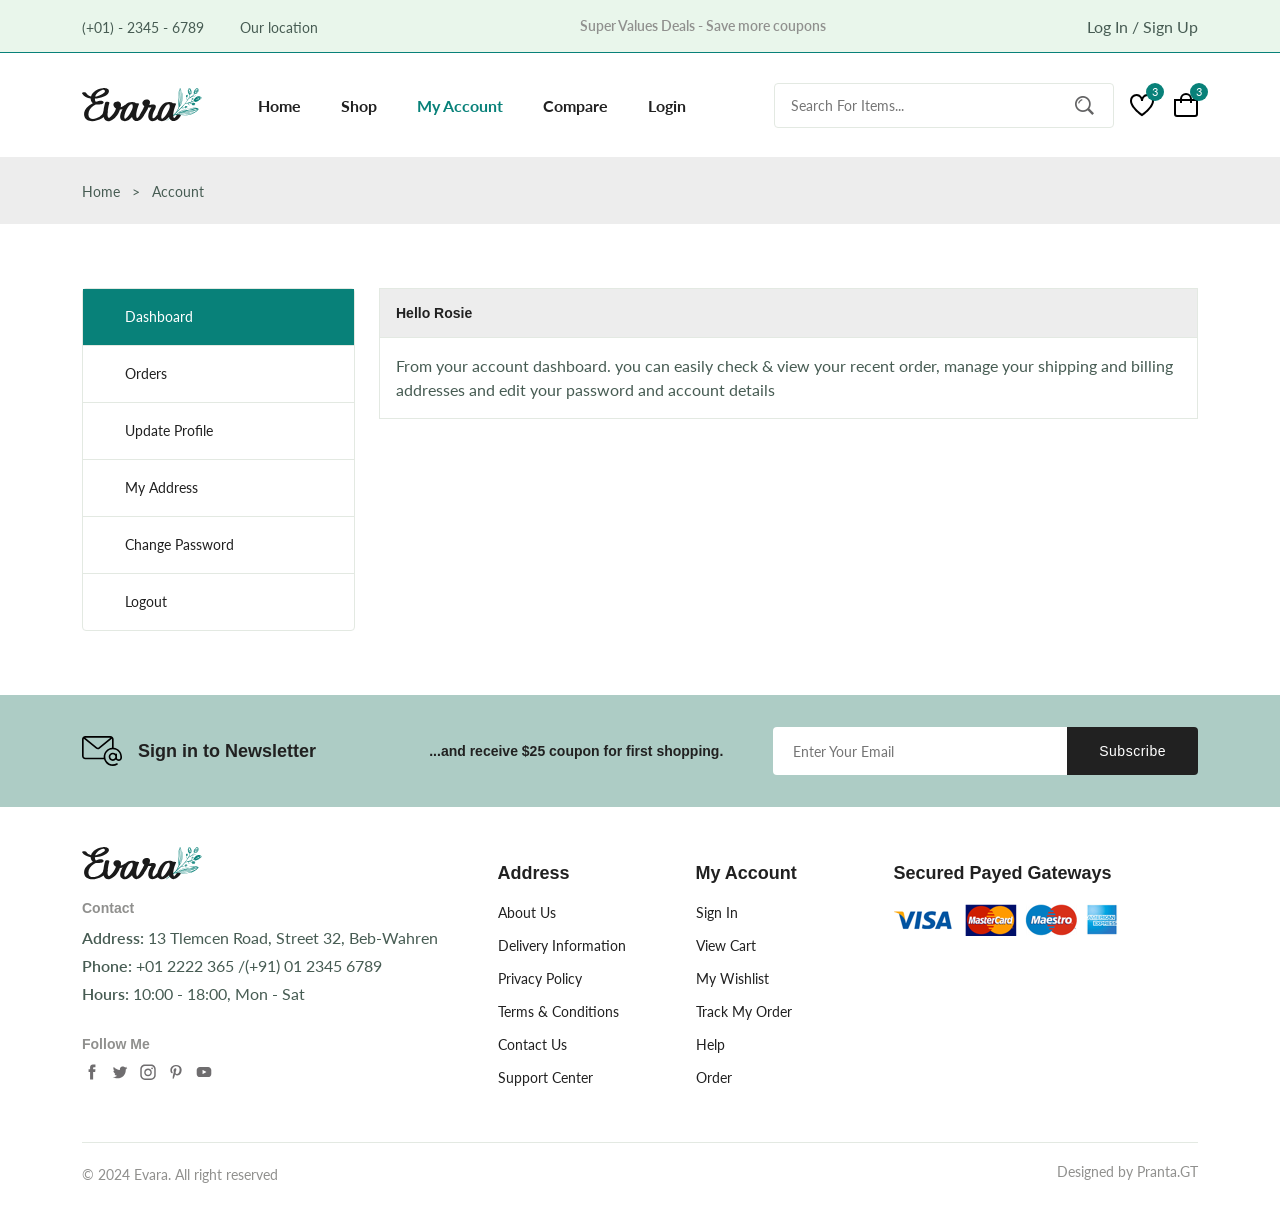
<file: accounts.html>
<!DOCTYPE html>
<html lang="en">
  <head>
    <meta charset="UTF-8" />
    <meta name="viewport" content="width=device-width, initial-scale=1.0" />

    <!--=============== FLATICON ===============-->
    <link
      rel="stylesheet"
      href="https://cdn-uicons.flaticon.com/2.0.0/uicons-regular-straight/css/uicons-regular-straight.css"
    />

    <!--=============== SWIPER CSS ===============-->
    <link
      rel="stylesheet"
      href="https://cdn.jsdelivr.net/npm/swiper@11/swiper-bundle.min.css"
    />

    <!--=============== CSS ===============-->
    <link rel="stylesheet" href="./assets/css/styles.css" />

    <title>Ecommerce Website</title>
  </head>
  <body>
    <!--=============== HEADER ===============-->
    <header class="header">
      <div class="header__top">
        <div class="header__container container">
          <div class="header__contact">
            <span>(+01) - 2345 - 6789</span>
            <span>Our location</span>
          </div>
          <p class="header__alert-news">
            Super Values Deals - Save more coupons
          </p>
          <a href="login-register.html" class="header__top-action">
            Log In / Sign Up
          </a>
        </div>
      </div>

      <nav class="nav container">
        <a href="index.html" class="nav__logo">
          <img
            class="nav__logo-img"
            src="assets/img/logo.svg"
            alt="website logo"
          />
        </a>
        <div class="nav__menu" id="nav-menu">
          <ul class="nav__list">
            <li class="nav__item">
              <a href="index.html" class="nav__link">Home</a>
            </li>
            <li class="nav__item">
              <a href="shop.html" class="nav__link">Shop</a>
            </li>
            <li class="nav__item">
              <a href="accounts.html" class="nav__link active-link"
                >My Account</a
              >
            </li>
            <li class="nav__item">
              <a href="compare.html" class="nav__link">Compare</a>
            </li>
            <li class="nav__item">
              <a href="login-register.html" class="nav__link">Login</a>
            </li>
          </ul>
          <div class="header__search">
            <input
              type="text"
              placeholder="Search For Items..."
              class="form__input"
            />
            <button class="search__btn">
              <img src="assets/img/search.png" alt="search icon" />
            </button>
          </div>
        </div>
        <div class="header__user-actions">
          <a href="wishlist.html" class="header__action-btn" title="Wishlist">
            <img src="assets/img/icon-heart.svg" alt="" />
            <span class="count">3</span>
          </a>
          <a href="cart.html" class="header__action-btn" title="Cart">
            <img src="assets/img/icon-cart.svg" alt="" />
            <span class="count">3</span>
          </a>
        </div>
      </nav>
    </header>

    <!--=============== MAIN ===============-->
    <main class="main">
      <!--=============== BREADCRUMB ===============-->
      <section class="breadcrumb">
        <ul class="breadcrumb__list flex container">
          <li><a href="index.html" class="breadcrumb__link">Home</a></li>
          <li><span class="breadcrumb__link">></span></li>
          <li><span class="breadcrumb__link">Account</span></li>
        </ul>
      </section>

      <!--=============== ACCOUNTS ===============-->
      <section class="accounts section--lg">
        <div class="accounts__container container grid">
          <div class="account__tabs">
            <p class="account__tab active-tab" data-target="#dashboard">
              <i class="fi fi-rs-settings-sliders"></i> Dashboard
            </p>
            <p class="account__tab" data-target="#orders">
              <i class="fi fi-rs-shopping-bag"></i> Orders
            </p>
            <p class="account__tab" data-target="#update-profile">
              <i class="fi fi-rs-user"></i> Update Profile
            </p>
            <p class="account__tab" data-target="#address">
              <i class="fi fi-rs-marker"></i> My Address
            </p>
            <p class="account__tab" data-target="#change-password">
              <i class="fi fi-rs-settings-sliders"></i> Change Password
            </p>
            <p class="account__tab"><i class="fi fi-rs-exit"></i> Logout</p>
          </div>
          <div class="tabs__content">
            <div class="tab__content active-tab" content id="dashboard">
              <h3 class="tab__header">Hello Rosie</h3>
              <div class="tab__body">
                <p class="tab__description">
                  From your account dashboard. you can easily check & view your
                  recent order, manage your shipping and billing addresses and
                  edit your password and account details
                </p>
              </div>
            </div>
            <div class="tab__content" content id="orders">
              <h3 class="tab__header">Your Orders</h3>
              <div class="tab__body">
                <table class="placed__order-table">
                  <thead>
                    <tr>
                      <th>Orders</th>
                      <th>Date</th>
                      <th>Status</th>
                      <th>Totals</th>
                      <th>Actions</th>
                    </tr>
                  </thead>
                  <tbody>
                    <tr>
                      <td>#1357</td>
                      <td>March 19, 2022</td>
                      <td>Processing</td>
                      <td>$125.00</td>
                      <td><a href="#" class="view__order">View</a></td>
                    </tr>
                    <tr>
                      <td>#2468</td>
                      <td>June 29, 2022</td>
                      <td>Completed</td>
                      <td>$364.00</td>
                      <td><a href="#" class="view__order">View</a></td>
                    </tr>
                    <tr>
                      <td>#2366</td>
                      <td>August 02, 2022</td>
                      <td>Completed</td>
                      <td>$280.00</td>
                      <td><a href="#" class="view__order">View</a></td>
                    </tr>
                  </tbody>
                </table>
              </div>
            </div>
            <div class="tab__content" content id="update-profile">
              <h3 class="tab__header">Update Profile</h3>
              <div class="tab__body">
                <form class="form grid">
                  <input
                    type="text"
                    placeholder="Username"
                    class="form__input"
                  />
                  <div class="form__btn">
                    <button class="btn btn--md">Save</button>
                  </div>
                </form>
              </div>
            </div>
            <div class="tab__content" content id="address">
              <h3 class="tab__header">Shipping Address</h3>
              <div class="tab__body">
                <address class="address">
                  3522 Interstate <br />
                  75 Business Spur, <br />
                  Sault Ste. <br />
                  Marie, Mi 49783
                </address>
                <p class="city">New York</p>
                <a href="#" class="edit">Edit</a>
              </div>
            </div>
            <div class="tab__content" content id="change-password">
              <h3 class="tab__header">Change Password</h3>
              <div class="tab__body">
                <form class="form grid">
                  <input
                    type="password"
                    placeholder="Current Password"
                    class="form__input"
                  />
                  <input
                    type="password"
                    placeholder="New Password"
                    class="form__input"
                  />
                  <input
                    type="password"
                    placeholder="Confirm Password"
                    class="form__input"
                  />
                  <div class="form__btn">
                    <button class="btn btn--md">Save</button>
                  </div>
                </form>
              </div>
            </div>
          </div>
        </div>
      </section>

      <!--=============== NEWSLETTER ===============-->
      <section class="newsletter section">
        <div class="newsletter__container container grid">
          <h3 class="newsletter__title flex">
            <img
              src="./assets/img/icon-email.svg"
              alt=""
              class="newsletter__icon"
            />
            Sign in to Newsletter
          </h3>
          <p class="newsletter__description">
            ...and receive $25 coupon for first shopping.
          </p>
          <form action="" class="newsletter__form">
            <input
              type="text"
              placeholder="Enter Your Email"
              class="newsletter__input"
            />
            <button type="submit" class="newsletter__btn">Subscribe</button>
          </form>
        </div>
      </section>
    </main>

    <!--=============== FOOTER ===============-->
    <footer class="footer container">
      <div class="footer__container grid">
        <div class="footer__content">
          <a href="index.html" class="footer__logo">
            <img src="./assets/img/logo.svg" alt="" class="footer__logo-img" />
          </a>
          <h4 class="footer__subtitle">Contact</h4>
          <p class="footer__description">
            <span>Address:</span> 13 Tlemcen Road, Street 32, Beb-Wahren
          </p>
          <p class="footer__description">
            <span>Phone:</span> +01 2222 365 /(+91) 01 2345 6789
          </p>
          <p class="footer__description">
            <span>Hours:</span> 10:00 - 18:00, Mon - Sat
          </p>
          <div class="footer__social">
            <h4 class="footer__subtitle">Follow Me</h4>
            <div class="footer__links flex">
              <a href="#">
                <img
                  src="./assets/img/icon-facebook.svg"
                  alt=""
                  class="footer__social-icon"
                />
              </a>
              <a href="#">
                <img
                  src="./assets/img/icon-twitter.svg"
                  alt=""
                  class="footer__social-icon"
                />
              </a>
              <a href="#">
                <img
                  src="./assets/img/icon-instagram.svg"
                  alt=""
                  class="footer__social-icon"
                />
              </a>
              <a href="#">
                <img
                  src="./assets/img/icon-pinterest.svg"
                  alt=""
                  class="footer__social-icon"
                />
              </a>
              <a href="#">
                <img
                  src="./assets/img/icon-youtube.svg"
                  alt=""
                  class="footer__social-icon"
                />
              </a>
            </div>
          </div>
        </div>
        <div class="footer__content">
          <h3 class="footer__title">Address</h3>
          <ul class="footer__links">
            <li><a href="#" class="footer__link">About Us</a></li>
            <li><a href="#" class="footer__link">Delivery Information</a></li>
            <li><a href="#" class="footer__link">Privacy Policy</a></li>
            <li><a href="#" class="footer__link">Terms & Conditions</a></li>
            <li><a href="#" class="footer__link">Contact Us</a></li>
            <li><a href="#" class="footer__link">Support Center</a></li>
          </ul>
        </div>
        <div class="footer__content">
          <h3 class="footer__title">My Account</h3>
          <ul class="footer__links">
            <li><a href="#" class="footer__link">Sign In</a></li>
            <li><a href="#" class="footer__link">View Cart</a></li>
            <li><a href="#" class="footer__link">My Wishlist</a></li>
            <li><a href="#" class="footer__link">Track My Order</a></li>
            <li><a href="#" class="footer__link">Help</a></li>
            <li><a href="#" class="footer__link">Order</a></li>
          </ul>
        </div>
        <div class="footer__content">
          <h3 class="footer__title">Secured Payed Gateways</h3>
          <img
            src="./assets/img/payment-method.png"
            alt=""
            class="payment__img"
          />
        </div>
      </div>
      <div class="footer__bottom">
        <p class="copyright">&copy; 2024 Evara. All right reserved</p>
        <span class="designer">Designed by Pranta.GT</span>
      </div>
    </footer>

    <!--=============== SWIPER JS ===============-->
    <script src="https://cdn.jsdelivr.net/npm/swiper@11/swiper-bundle.min.js"></script>

    <!--=============== MAIN JS ===============-->
    <script src="assets/js/main.js"></script>
  </body>
</html>
</file>
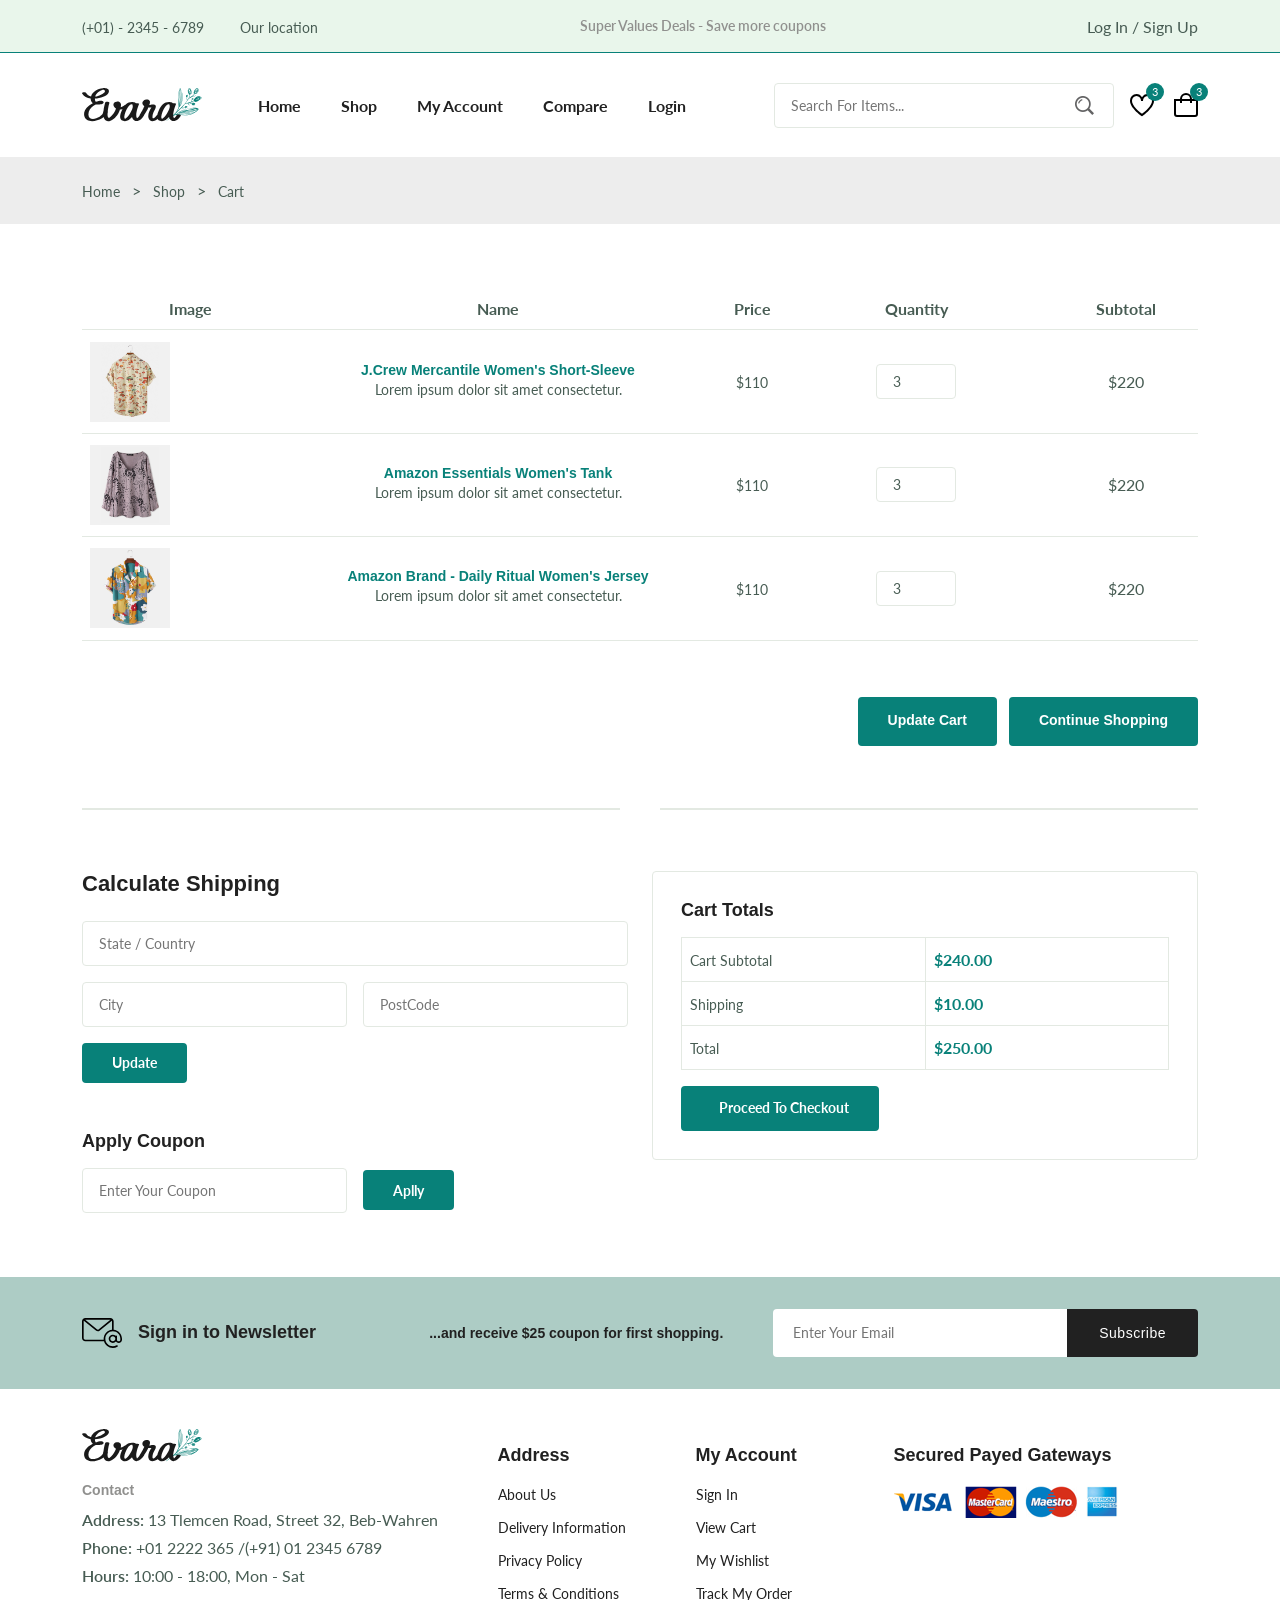
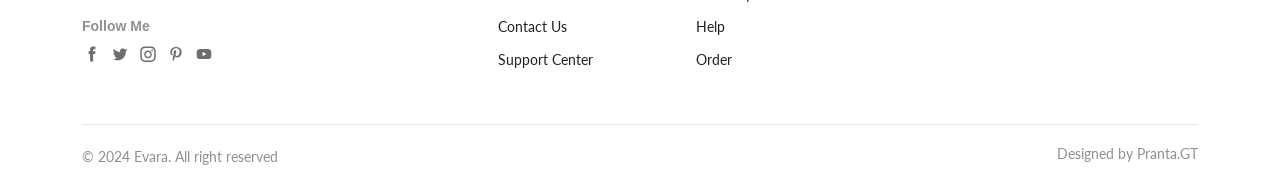
<file: cart.html>
<!DOCTYPE html>
<html lang="en">
  <head>
    <meta charset="UTF-8" />
    <meta name="viewport" content="width=device-width, initial-scale=1.0" />

    <!--=============== FLATICON ===============-->
    <link
      rel="stylesheet"
      href="https://cdn-uicons.flaticon.com/2.0.0/uicons-regular-straight/css/uicons-regular-straight.css"
    />

    <!--=============== SWIPER CSS ===============-->
    <link
      rel="stylesheet"
      href="https://cdn.jsdelivr.net/npm/swiper@11/swiper-bundle.min.css"
    />

    <!--=============== CSS ===============-->
    <link rel="stylesheet" href="./assets/css/styles.css" />

    <title>Ecommerce Website</title>
  </head>
  <body>
    <!--=============== HEADER ===============-->
    <header class="header">
      <div class="header__top">
        <div class="header__container container">
          <div class="header__contact">
            <span>(+01) - 2345 - 6789</span>
            <span>Our location</span>
          </div>
          <p class="header__alert-news">
            Super Values Deals - Save more coupons
          </p>
          <a href="login-register.html" class="header__top-action">
            Log In / Sign Up
          </a>
        </div>
      </div>

      <nav class="nav container">
        <a href="index.html" class="nav__logo">
          <img
            class="nav__logo-img"
            src="assets/img/logo.svg"
            alt="website logo"
          />
        </a>
        <div class="nav__menu" id="nav-menu">
          <ul class="nav__list">
            <li class="nav__item">
              <a href="index.html" class="nav__link">Home</a>
            </li>
            <li class="nav__item">
              <a href="shop.html" class="nav__link">Shop</a>
            </li>
            <li class="nav__item">
              <a href="accounts.html" class="nav__link">My Account</a>
            </li>
            <li class="nav__item">
              <a href="compare.html" class="nav__link">Compare</a>
            </li>
            <li class="nav__item">
              <a href="login-register.html" class="nav__link">Login</a>
            </li>
          </ul>
          <div class="header__search">
            <input
              type="text"
              placeholder="Search For Items..."
              class="form__input"
            />
            <button class="search__btn">
              <img src="assets/img/search.png" alt="search icon" />
            </button>
          </div>
        </div>
        <div class="header__user-actions">
          <a href="wishlist.html" class="header__action-btn" title="Wishlist">
            <img src="assets/img/icon-heart.svg" alt="" />
            <span class="count">3</span>
          </a>
          <a href="cart.html" class="header__action-btn" title="Cart">
            <img src="assets/img/icon-cart.svg" alt="" />
            <span class="count">3</span>
          </a>
        </div>
      </nav>
    </header>

    <!--=============== MAIN ===============-->
    <main class="main">
      <!--=============== BREADCRUMB ===============-->
      <section class="breadcrumb">
        <ul class="breadcrumb__list flex container">
          <li><a href="index.html" class="breadcrumb__link">Home</a></li>
          <li><span class="breadcrumb__link"></span>></li>
          <li><span class="breadcrumb__link">Shop</span></li>
          <li><span class="breadcrumb__link"></span>></li>
          <li><span class="breadcrumb__link">Cart</span></li>
        </ul>
      </section>

      <!--=============== CART ===============-->
      <section class="cart section--lg container">
        <div class="table__container">
          <table class="table">
            <thead>
              <tr>
                <th>Image</th>
                <th>Name</th>
                <th>Price</th>
                <th>Quantity</th>
                <th>Subtotal</th>
                <th>Rename</th>
              </tr>
            </thead>
            <tbody>
              <tr>
                <td>
                  <img
                    src="./assets//img/product-1-2.jpg"
                    alt=""
                    class="table__img"
                  />
                </td>
                <td>
                  <h3 class="table__title">
                    J.Crew Mercantile Women's Short-Sleeve
                  </h3>
                  <p class="table__description">
                    Lorem ipsum dolor sit amet consectetur.
                  </p>
                </td>
                <td>
                  <span class="table__price">$110</span>
                </td>
                <td><input type="number" value="3" class="quantity" /></td>
                <td><span class="subtotal">$220</span></td>
                <td><i class="fi fi-rs-trash table__trash"></i></td>
              </tr>
              <tr>
                <td>
                  <img
                    src="./assets//img/product-7-1.jpg"
                    alt=""
                    class="table__img"
                  />
                </td>
                <td>
                  <h3 class="table__title">Amazon Essentials Women's Tank</h3>
                  <p class="table__description">
                    Lorem ipsum dolor sit amet consectetur.
                  </p>
                </td>
                <td>
                  <span class="table__price">$110</span>
                </td>
                <td><input type="number" value="3" class="quantity" /></td>
                <td><span class="subtotal">$220</span></td>
                <td><i class="fi fi-rs-trash table__trash"></i></td>
              </tr>
              <tr>
                <td>
                  <img
                    src="./assets//img/product-2-1.jpg"
                    alt=""
                    class="table__img"
                  />
                </td>
                <td>
                  <h3 class="table__title">
                    Amazon Brand - Daily Ritual Women's Jersey
                  </h3>
                  <p class="table__description">
                    Lorem ipsum dolor sit amet consectetur.
                  </p>
                </td>
                <td>
                  <span class="table__price">$110</span>
                </td>
                <td><input type="number" value="3" class="quantity" /></td>
                <td><span class="subtotal">$220</span></td>
                <td><i class="fi fi-rs-trash table__trash"></i></td>
              </tr>
            </tbody>
          </table>
        </div>

        <div class="cart__actions">
          <a href="#" class="btn flex btn__md">
            <i class="fi-rs-shuffle"></i> Update Cart
          </a>
          <a href="#" class="btn flex btn__md">
            <i class="fi-rs-shopping-bag"></i> Continue Shopping
          </a>
        </div>

        <div class="divider">
          <i class="fi fi-rs-fingerprint"></i>
        </div>

        <div class="cart__group grid">
          <div>
            <div class="cart__shippinp">
              <h3 class="section__title">Calculate Shipping</h3>
              <form action="" class="form grid">
                <input
                  type="text"
                  class="form__input"
                  placeholder="State / Country"
                />
                <div class="form__group grid">
                  <input type="text" class="form__input" placeholder="City" />
                  <input
                    type="text"
                    class="form__input"
                    placeholder="PostCode"
                  />
                </div>
                <div class="form__btn">
                  <button class="btn flex btn--sm">
                    <i class="fi-rs-shuffle"></i> Update
                  </button>
                </div>
              </form>
            </div>
            <div class="cart__coupon">
              <h3 class="section__title">Apply Coupon</h3>
              <form action="" class="coupon__form form grid">
                <div class="form__group grid">
                  <input
                    type="text"
                    class="form__input"
                    placeholder="Enter Your Coupon"
                  />
                  <div class="form__btn">
                    <button class="btn flex btn--sm">
                      <i class="fi-rs-label"></i> Aplly
                    </button>
                  </div>
                </div>
              </form>
            </div>
          </div>

          <div class="cart__total">
            <h3 class="section__title">Cart Totals</h3>
            <table class="cart__total-table">
                <tr>
                  <td><span class="cart__total-title">Cart Subtotal</span></td>
                  <td><span class="cart__total-price">$240.00</span></td>
                </tr>
                <tr>
                  <td><span class="cart__total-title">Shipping</span></td>
                  <td><span class="cart__total-price">$10.00</span></td>
                </tr>
                <tr>
                  <td><span class="cart__total-title">Total</span></td>
                  <td><span class="cart__total-price">$250.00</span></td>
                </tr>
            </table>
            <a href="checkout.html" class="btn flex btn--md">
              <i class="fi fi-rs-box-alt"></i> Proceed To Checkout
            </a>
          </div>
        </div>
      </section>

      <!--=============== NEWSLETTER ===============-->
      <section class="newsletter section">
        <div class="newsletter__container container grid">
          <h3 class="newsletter__title flex">
            <img
              src="./assets/img/icon-email.svg"
              alt=""
              class="newsletter__icon"
            />
            Sign in to Newsletter
          </h3>
          <p class="newsletter__description">
            ...and receive $25 coupon for first shopping.
          </p>
          <form action="" class="newsletter__form">
            <input
              type="text"
              placeholder="Enter Your Email"
              class="newsletter__input"
            />
            <button type="submit" class="newsletter__btn">Subscribe</button>
          </form>
        </div>
      </section>
    </main>

    <!--=============== FOOTER ===============-->
    <footer class="footer container">
      <div class="footer__container grid">
        <div class="footer__content">
          <a href="index.html" class="footer__logo">
            <img src="./assets/img/logo.svg" alt="" class="footer__logo-img" />
          </a>
          <h4 class="footer__subtitle">Contact</h4>
          <p class="footer__description">
            <span>Address:</span> 13 Tlemcen Road, Street 32, Beb-Wahren
          </p>
          <p class="footer__description">
            <span>Phone:</span> +01 2222 365 /(+91) 01 2345 6789
          </p>
          <p class="footer__description">
            <span>Hours:</span> 10:00 - 18:00, Mon - Sat
          </p>
          <div class="footer__social">
            <h4 class="footer__subtitle">Follow Me</h4>
            <div class="footer__links flex">
              <a href="#">
                <img
                  src="./assets/img/icon-facebook.svg"
                  alt=""
                  class="footer__social-icon"
                />
              </a>
              <a href="#">
                <img
                  src="./assets/img/icon-twitter.svg"
                  alt=""
                  class="footer__social-icon"
                />
              </a>
              <a href="#">
                <img
                  src="./assets/img/icon-instagram.svg"
                  alt=""
                  class="footer__social-icon"
                />
              </a>
              <a href="#">
                <img
                  src="./assets/img/icon-pinterest.svg"
                  alt=""
                  class="footer__social-icon"
                />
              </a>
              <a href="#">
                <img
                  src="./assets/img/icon-youtube.svg"
                  alt=""
                  class="footer__social-icon"
                />
              </a>
            </div>
          </div>
        </div>
        <div class="footer__content">
          <h3 class="footer__title">Address</h3>
          <ul class="footer__links">
            <li><a href="#" class="footer__link">About Us</a></li>
            <li><a href="#" class="footer__link">Delivery Information</a></li>
            <li><a href="#" class="footer__link">Privacy Policy</a></li>
            <li><a href="#" class="footer__link">Terms & Conditions</a></li>
            <li><a href="#" class="footer__link">Contact Us</a></li>
            <li><a href="#" class="footer__link">Support Center</a></li>
          </ul>
        </div>
        <div class="footer__content">
          <h3 class="footer__title">My Account</h3>
          <ul class="footer__links">
            <li><a href="#" class="footer__link">Sign In</a></li>
            <li><a href="#" class="footer__link">View Cart</a></li>
            <li><a href="#" class="footer__link">My Wishlist</a></li>
            <li><a href="#" class="footer__link">Track My Order</a></li>
            <li><a href="#" class="footer__link">Help</a></li>
            <li><a href="#" class="footer__link">Order</a></li>
          </ul>
        </div>
        <div class="footer__content">
          <h3 class="footer__title">Secured Payed Gateways</h3>
          <img
            src="./assets/img/payment-method.png"
            alt=""
            class="payment__img"
          />
        </div>
      </div>
      <div class="footer__bottom">
        <p class="copyright">&copy; 2024 Evara. All right reserved</p>
        <span class="designer">Designed by Pranta.GT</span>
      </div>
    </footer>

    <!--=============== SWIPER JS ===============-->
    <script src="https://cdn.jsdelivr.net/npm/swiper@11/swiper-bundle.min.js"></script>

    <!--=============== MAIN JS ===============-->
    <script src="assets/js/main.js"></script>
  </body>
</html>
</file>
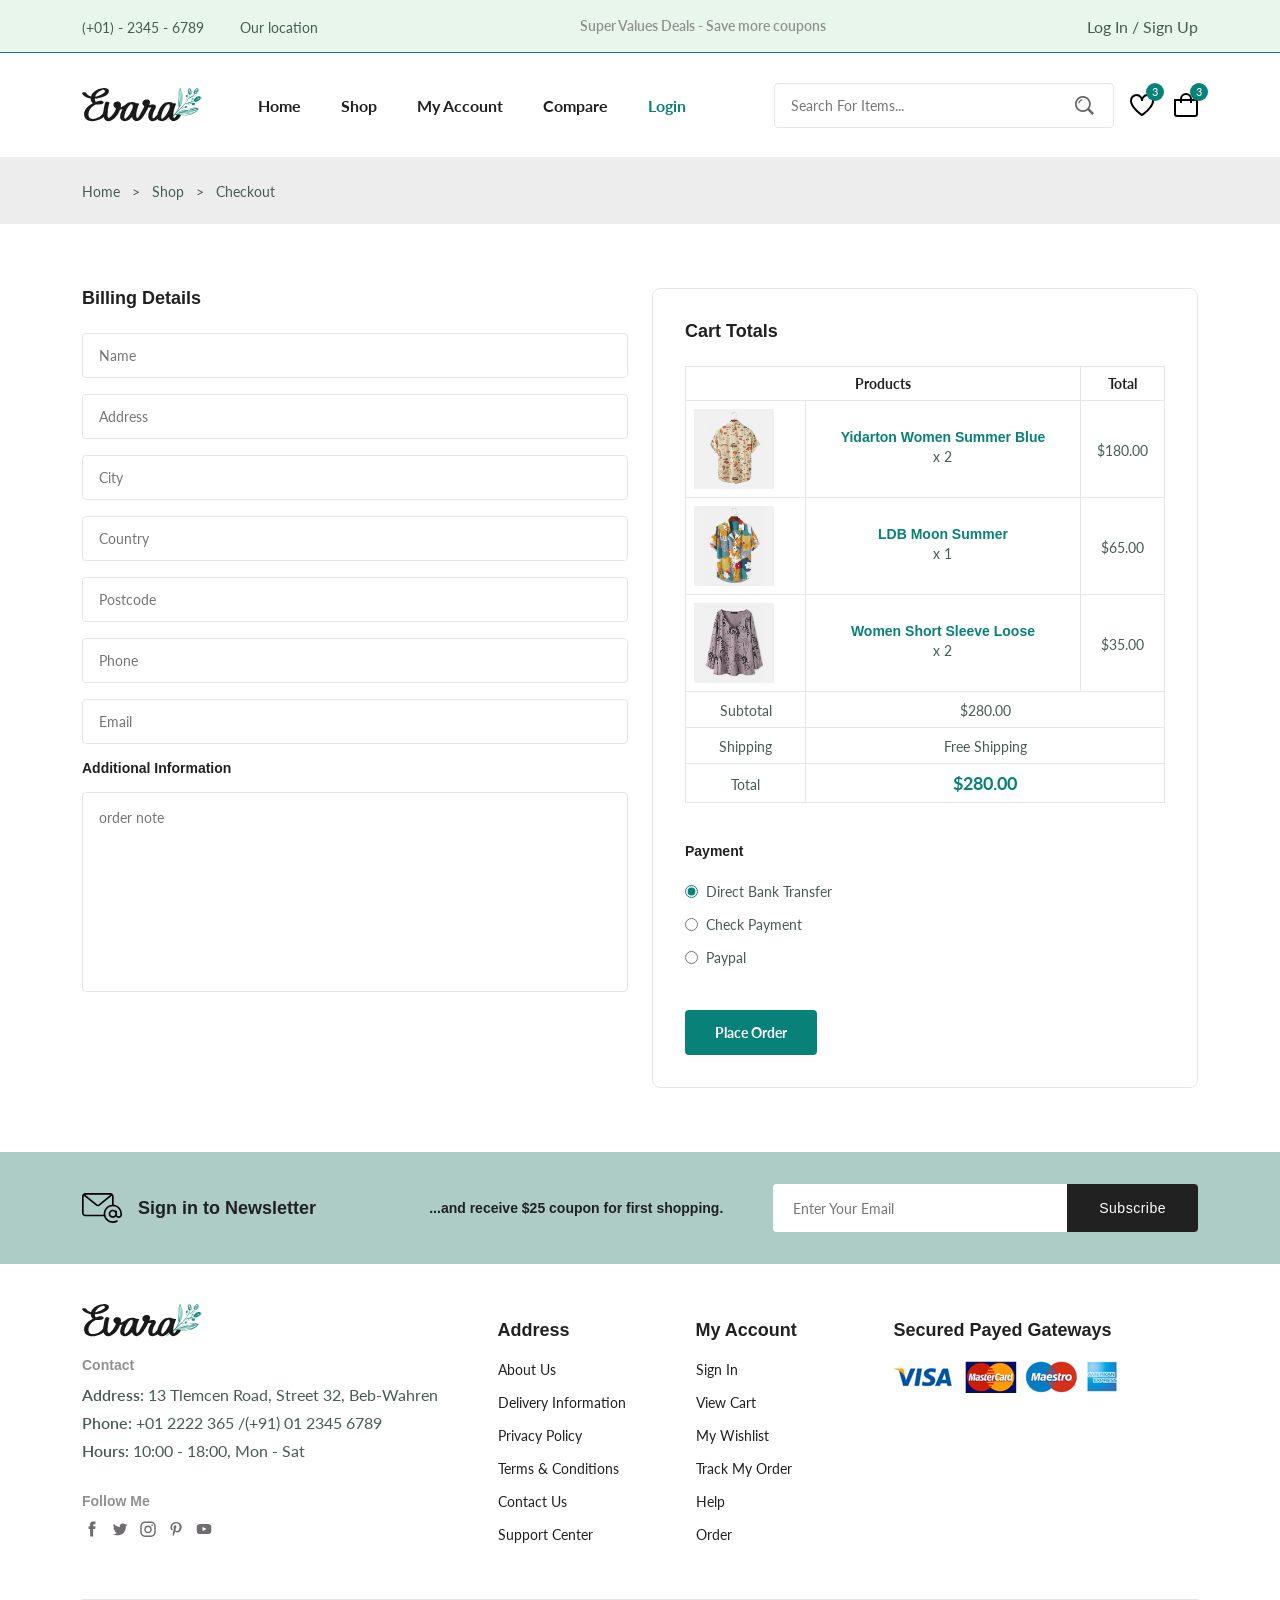
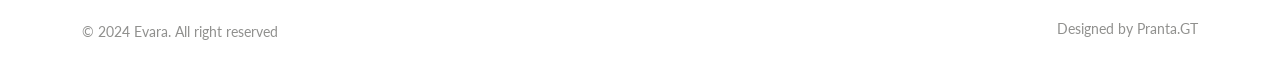
<file: checkout.html>
<!DOCTYPE html>
<html lang="en">
  <head>
    <meta charset="UTF-8" />
    <meta name="viewport" content="width=device-width, initial-scale=1.0" />

    <!--=============== FLATICON ===============-->
    <link
      rel="stylesheet"
      href="https://cdn-uicons.flaticon.com/2.0.0/uicons-regular-straight/css/uicons-regular-straight.css"
    />

    <!--=============== SWIPER CSS ===============-->
    <link
      rel="stylesheet"
      href="https://cdn.jsdelivr.net/npm/swiper@11/swiper-bundle.min.css"
    />

    <!--=============== CSS ===============-->
    <link rel="stylesheet" href="./assets/css/styles.css" />

    <title>Ecommerce Website</title>
  </head>
  <body>
    <!--=============== HEADER ===============-->
    <header class="header">
      <div class="header__top">
        <div class="header__container container">
          <div class="header__contact">
            <span>(+01) - 2345 - 6789</span>
            <span>Our location</span>
          </div>
          <p class="header__alert-news">
            Super Values Deals - Save more coupons
          </p>
          <a href="login-register.html" class="header__top-action">
            Log In / Sign Up
          </a>
        </div>
      </div>

      <nav class="nav container">
        <a href="index.html" class="nav__logo">
          <img
            class="nav__logo-img"
            src="assets/img/logo.svg"
            alt="website logo"
          />
        </a>
        <div class="nav__menu" id="nav-menu">
          <ul class="nav__list">
            <li class="nav__item">
              <a href="index.html" class="nav__link">Home</a>
            </li>
            <li class="nav__item">
              <a href="shop.html" class="nav__link">Shop</a>
            </li>
            <li class="nav__item">
              <a href="accounts.html" class="nav__link">My Account</a>
            </li>
            <li class="nav__item">
              <a href="compare.html" class="nav__link">Compare</a>
            </li>
            <li class="nav__item">
              <a href="login-register.html" class="nav__link active-link"
                >Login</a
              >
            </li>
          </ul>
          <div class="header__search">
            <input
              type="text"
              placeholder="Search For Items..."
              class="form__input"
            />
            <button class="search__btn">
              <img src="assets/img/search.png" alt="search icon" />
            </button>
          </div>
        </div>
        <div class="header__user-actions">
          <a href="wishlist.html" class="header__action-btn" title="Wishlist">
            <img src="assets/img/icon-heart.svg" alt="" />
            <span class="count">3</span>
          </a>
          <a href="cart.html" class="header__action-btn" title="Cart">
            <img src="assets/img/icon-cart.svg" alt="" />
            <span class="count">3</span>
          </a>
        </div>
      </nav>
    </header>

    <!--=============== MAIN ===============-->
    <main class="main">
      <!--=============== BREADCRUMB ===============-->
      <section class="breadcrumb">
        <ul class="breadcrumb__list flex container">
          <li><a href="index.html" class="breadcrumb__link">Home</a></li>
          <li><span class="breadcrumb__link">></span></li>
          <li><span class="breadcrumb__link">Shop</span></li>
          <li><span class="breadcrumb__link">></span></li>
          <li><span class="breadcrumb__link">Checkout</span></li>
        </ul>
      </section>

      <!--=============== CHECKOUT ===============-->
      <section class="checkout section--lg">
        <div class="checkout__container container grid">
          <div class="checkout__group">
            <h3 class="section__title">Billing Details</h3>
            <form class="form grid">
              <input type="text" placeholder="Name" class="form__input" />
              <input type="text" placeholder="Address" class="form__input" />
              <input type="text" placeholder="City" class="form__input" />
              <input type="text" placeholder="Country" class="form__input" />
              <input type="text" placeholder="Postcode" class="form__input" />
              <input type="text" placeholder="Phone" class="form__input" />
              <input type="email" placeholder="Email" class="form__input" />
              <h3 class="checkout__title">Additional Information</h3>
              <textarea
                name=""
                placeholder="order note"
                class="form__input textarea"
              ></textarea>
            </form>
          </div>
          <div class="checkout__group">
            <h3 class="section__title">Cart Totals</h3>
            <table class="order__table">
              <thead>
                <tr>
                  <th colspan="2">Products</th>
                  <th>Total</th>
                </tr>
              </thead>

              <tbody>
                <tr>
                  <td>
                    <img
                      src="./assets/img/product-1-2.jpg"
                      alt=""
                      class="order__img"
                    />
                  </td>
                  <td>
                    <h3 class="table__title">Yidarton Women Summer Blue</h3>
                    <p class="table__quantity">x 2</p>
                  </td>
                  <td><span class="table__price">$180.00</span></td>
                </tr>
                <tr>
                  <td>
                    <img
                      src="./assets/img/product-2-1.jpg"
                      alt=""
                      class="order__img"
                    />
                  </td>
                  <td>
                    <h3 class="table__title">LDB Moon Summer</h3>
                    <p class="table__quantity">x 1</p>
                  </td>
                  <td><span class="table__price">$65.00</span></td>
                </tr>
                <tr>
                  <td>
                    <img
                      src="./assets/img/product-7-1.jpg"
                      alt=""
                      class="order__img"
                    />
                  </td>
                  <td>
                    <h3 class="table__title">Women Short Sleeve Loose</h3>
                    <p class="table__quantity">x 2</p>
                  </td>
                  <td><span class="table__price">$35.00</span></td>
                </tr>
                <tr>
                  <td><span class="order__subtitle">Subtotal</span></td>
                  <td colspan="2"><span class="table__price">$280.00</span></td>
                </tr>
                <tr>
                  <td><span class="order__subtitle">Shipping</span></td>
                  <td colspan="2">
                    <span class="table__price">Free Shipping</span>
                  </td>
                </tr>
                <tr>
                  <td><span class="order__subtitle">Total</span></td>
                  <td colspan="2">
                    <span class="order__grand-total">$280.00</span>
                  </td>
                </tr>
              </tbody>
            </table>
            <div class="payment__methods">
              <h3 class="checkout__title payment__title">Payment</h3>
              <div class="payment__option flex">
                <input
                  type="radio"
                  name="radio"
                  id="l1"
                  checked
                  class="payment__input"
                />
                <label for="l1" class="payment__label"
                  >Direct Bank Transfer</label
                >
              </div>
              <div class="payment__option flex">
                <input
                  type="radio"
                  name="radio"
                  id="l2"
                  class="payment__input"
                />
                <label for="l2" class="payment__label">Check Payment</label>
              </div>
              <div class="payment__option flex">
                <input
                  type="radio"
                  name="radio"
                  id="l3"
                  class="payment__input"
                />
                <label for="l3" class="payment__label">Paypal</label>
              </div>
            </div>
            <button class="btn btn--md">Place Order</button>
          </div>
        </div>
      </section>

      <!--=============== NEWSLETTER ===============-->
      <section class="newsletter section">
        <div class="newsletter__container container grid">
          <h3 class="newsletter__title flex">
            <img
              src="./assets/img/icon-email.svg"
              alt=""
              class="newsletter__icon"
            />
            Sign in to Newsletter
          </h3>
          <p class="newsletter__description">
            ...and receive $25 coupon for first shopping.
          </p>
          <form action="" class="newsletter__form">
            <input
              type="text"
              placeholder="Enter Your Email"
              class="newsletter__input"
            />
            <button type="submit" class="newsletter__btn">Subscribe</button>
          </form>
        </div>
      </section>
    </main>

    <!--=============== FOOTER ===============-->
    <footer class="footer container">
      <div class="footer__container grid">
        <div class="footer__content">
          <a href="index.html" class="footer__logo">
            <img src="./assets/img/logo.svg" alt="" class="footer__logo-img" />
          </a>
          <h4 class="footer__subtitle">Contact</h4>
          <p class="footer__description">
            <span>Address:</span> 13 Tlemcen Road, Street 32, Beb-Wahren
          </p>
          <p class="footer__description">
            <span>Phone:</span> +01 2222 365 /(+91) 01 2345 6789
          </p>
          <p class="footer__description">
            <span>Hours:</span> 10:00 - 18:00, Mon - Sat
          </p>
          <div class="footer__social">
            <h4 class="footer__subtitle">Follow Me</h4>
            <div class="footer__links flex">
              <a href="#">
                <img
                  src="./assets/img/icon-facebook.svg"
                  alt=""
                  class="footer__social-icon"
                />
              </a>
              <a href="#">
                <img
                  src="./assets/img/icon-twitter.svg"
                  alt=""
                  class="footer__social-icon"
                />
              </a>
              <a href="#">
                <img
                  src="./assets/img/icon-instagram.svg"
                  alt=""
                  class="footer__social-icon"
                />
              </a>
              <a href="#">
                <img
                  src="./assets/img/icon-pinterest.svg"
                  alt=""
                  class="footer__social-icon"
                />
              </a>
              <a href="#">
                <img
                  src="./assets/img/icon-youtube.svg"
                  alt=""
                  class="footer__social-icon"
                />
              </a>
            </div>
          </div>
        </div>
        <div class="footer__content">
          <h3 class="footer__title">Address</h3>
          <ul class="footer__links">
            <li><a href="#" class="footer__link">About Us</a></li>
            <li><a href="#" class="footer__link">Delivery Information</a></li>
            <li><a href="#" class="footer__link">Privacy Policy</a></li>
            <li><a href="#" class="footer__link">Terms & Conditions</a></li>
            <li><a href="#" class="footer__link">Contact Us</a></li>
            <li><a href="#" class="footer__link">Support Center</a></li>
          </ul>
        </div>
        <div class="footer__content">
          <h3 class="footer__title">My Account</h3>
          <ul class="footer__links">
            <li><a href="#" class="footer__link">Sign In</a></li>
            <li><a href="#" class="footer__link">View Cart</a></li>
            <li><a href="#" class="footer__link">My Wishlist</a></li>
            <li><a href="#" class="footer__link">Track My Order</a></li>
            <li><a href="#" class="footer__link">Help</a></li>
            <li><a href="#" class="footer__link">Order</a></li>
          </ul>
        </div>
        <div class="footer__content">
          <h3 class="footer__title">Secured Payed Gateways</h3>
          <img
            src="./assets/img/payment-method.png"
            alt=""
            class="payment__img"
          />
        </div>
      </div>
      <div class="footer__bottom">
        <p class="copyright">&copy; 2024 Evara. All right reserved</p>
        <span class="designer">Designed by Pranta.GT</span>
      </div>
    </footer>

    <!--=============== SWIPER JS ===============-->
    <script src="https://cdn.jsdelivr.net/npm/swiper@11/swiper-bundle.min.js"></script>

    <!--=============== MAIN JS ===============-->
    <script src="assets/js/main.js"></script>
  </body>
</html>
</file>
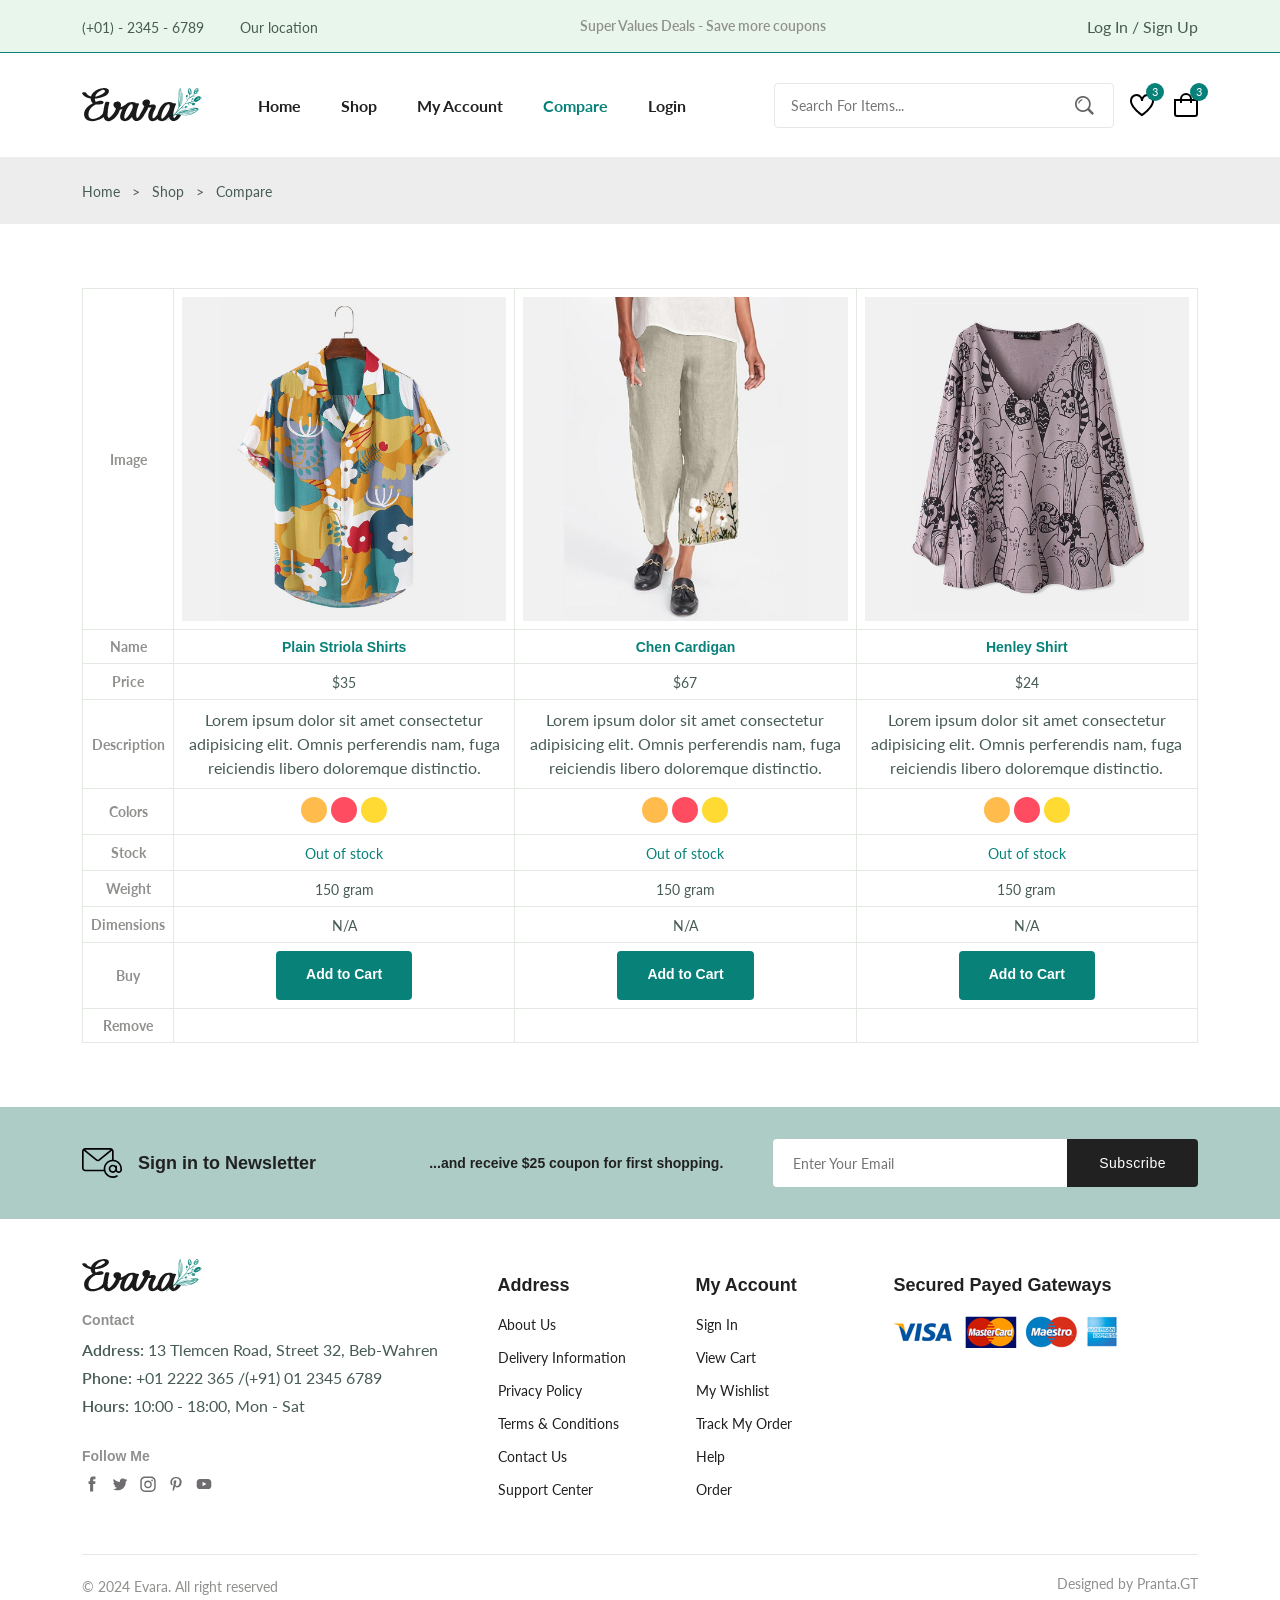
<file: compare.html>
<!DOCTYPE html>
<html lang="en">
  <head>
    <meta charset="UTF-8" />
    <meta name="viewport" content="width=device-width, initial-scale=1.0" />

    <!--=============== FLATICON ===============-->
    <link
      rel="stylesheet"
      href="https://cdn-uicons.flaticon.com/2.0.0/uicons-regular-straight/css/uicons-regular-straight.css"
    />

    <!--=============== SWIPER CSS ===============-->
    <link
      rel="stylesheet"
      href="https://cdn.jsdelivr.net/npm/swiper@11/swiper-bundle.min.css"
    />

    <!--=============== CSS ===============-->
    <link rel="stylesheet" href="./assets/css/styles.css" />

    <title>Ecommerce Website</title>
  </head>
  <body>
    <!--=============== HEADER ===============-->
    <header class="header">
      <div class="header__top">
        <div class="header__container container">
          <div class="header__contact">
            <span>(+01) - 2345 - 6789</span>
            <span>Our location</span>
          </div>
          <p class="header__alert-news">
            Super Values Deals - Save more coupons
          </p>
          <a href="login-register.html" class="header__top-action">
            Log In / Sign Up
          </a>
        </div>
      </div>

      <nav class="nav container">
        <a href="index.html" class="nav__logo">
          <img
            class="nav__logo-img"
            src="assets/img/logo.svg"
            alt="website logo"
          />
        </a>
        <div class="nav__menu" id="nav-menu">
          <ul class="nav__list">
            <li class="nav__item">
              <a href="index.html" class="nav__link">Home</a>
            </li>
            <li class="nav__item">
              <a href="shop.html" class="nav__link">Shop</a>
            </li>
            <li class="nav__item">
              <a href="accounts.html" class="nav__link">My Account</a>
            </li>
            <li class="nav__item">
              <a href="compare.html" class="nav__link active-link">Compare</a>
            </li>
            <li class="nav__item">
              <a href="login-register.html" class="nav__link"
                >Login</a
              >
            </li>
          </ul>
          <div class="header__search">
            <input
              type="text"
              placeholder="Search For Items..."
              class="form__input"
            />
            <button class="search__btn">
              <img src="assets/img/search.png" alt="search icon" />
            </button>
          </div>
        </div>
        <div class="header__user-actions">
          <a href="wishlist.html" class="header__action-btn" title="Wishlist">
            <img src="assets/img/icon-heart.svg" alt="" />
            <span class="count">3</span>
          </a>
          <a href="cart.html" class="header__action-btn" title="Cart">
            <img src="assets/img/icon-cart.svg" alt="" />
            <span class="count">3</span>
          </a>
        </div>
      </nav>
    </header>

    <!--=============== MAIN ===============-->
    <main class="main">
      <!--=============== BREADCRUMB ===============-->
      <section class="breadcrumb">
        <ul class="breadcrumb__list flex container">
          <li><a href="index.html" class="breadcrumb__link">Home</a></li>
          <li><span class="breadcrumb__link">></span></li>
          <li><span class="breadcrumb__link">Shop</span></li>
          <li><span class="breadcrumb__link">></span></li>
          <li><span class="breadcrumb__link">Compare</span></li>
        </ul>
      </section>

      <!--=============== COMPARE ===============-->
      <section class="compare container section--lg">
        <table class="compare__table">
          <tr>
            <th>Image</th>
            <td>
              <img
                src="./assets/img/product-2-1.jpg"
                alt=""
                class="compare__img"
              />
            </td>
            <td>
              <img
                src="./assets/img/product-4-1.jpg"
                alt=""
                class="compare__img"
              />
            </td>
            <td>
              <img
                src="./assets/img/product-7-1.jpg"
                alt=""
                class="compare__img"
              />
            </td>
          </tr>
          <tr>
            <th>Name</th>
            <td><h3 class="table__title">Plain Striola Shirts</h3></td>
            <td><h3 class="table__title">Chen Cardigan</h3></td>
            <td><h3 class="table__title">Henley Shirt</h3></td>
          </tr>
          <tr>
            <th>Price</th>
            <td><span class="table__price">$35</span></td>
            <td><span class="table__price">$67</span></td>
            <td><span class="table__price">$24</span></td>
          </tr>
          <tr>
            <th>Description</th>
            <td>
              <p>
                Lorem ipsum dolor sit amet consectetur adipisicing elit. Omnis
                perferendis nam, fuga reiciendis libero doloremque distinctio.
              </p>
            </td>
            <td>
              <p>
                Lorem ipsum dolor sit amet consectetur adipisicing elit. Omnis
                perferendis nam, fuga reiciendis libero doloremque distinctio.
              </p>
            </td>
            <td>
              <p>
                Lorem ipsum dolor sit amet consectetur adipisicing elit. Omnis
                perferendis nam, fuga reiciendis libero doloremque distinctio.
              </p>
            </td>
          </tr>
          <tr>
            <th>Colors</th>
            <td>
              <ul class="color__list compare__colors">
                <li>
                  <a
                    href="#"
                    class="color__link"
                    style="background-color: hsl(37, 100%, 65%)"
                  ></a>
                </li>
                <li>
                  <a
                    href="#"
                    class="color__link"
                    style="background-color: hsl(353, 100%, 65%)"
                  ></a>
                </li>
                <li>
                  <a
                    href="#"
                    class="color__link"
                    style="background-color: hsl(49, 100%, 60%)"
                  ></a>
                </li>
              </ul>
            </td>
            <td>
              <ul class="color__list compare__colors">
                <li>
                  <a
                    href="#"
                    class="color__link"
                    style="background-color: hsl(37, 100%, 65%)"
                  ></a>
                </li>
                <li>
                  <a
                    href="#"
                    class="color__link"
                    style="background-color: hsl(353, 100%, 65%)"
                  ></a>
                </li>
                <li>
                  <a
                    href="#"
                    class="color__link"
                    style="background-color: hsl(49, 100%, 60%)"
                  ></a>
                </li>
              </ul>
            </td>
            <td>
              <ul class="color__list compare__colors">
                <li>
                  <a
                    href="#"
                    class="color__link"
                    style="background-color: hsl(37, 100%, 65%)"
                  ></a>
                </li>
                <li>
                  <a
                    href="#"
                    class="color__link"
                    style="background-color: hsl(353, 100%, 65%)"
                  ></a>
                </li>
                <li>
                  <a
                    href="#"
                    class="color__link"
                    style="background-color: hsl(49, 100%, 60%)"
                  ></a>
                </li>
              </ul>
            </td>
          </tr>
          <tr>
            <th>Stock</th>
            <td><span class="table__stock">Out of stock</span></td>
            <td><span class="table__stock">Out of stock</span></td>
            <td><span class="table__stock">Out of stock</span></td>
          </tr>
          <tr>
            <th>Weight</th>
            <td><span class="table__weight">150 gram</span></td>
            <td><span class="table__weight">150 gram</span></td>
            <td><span class="table__weight">150 gram</span></td>
          </tr>
          <tr>
            <th>Dimensions</th>
            <td><span class="table__dimension">N/A</span></td>
            <td><span class="table__dimension">N/A</span></td>
            <td><span class="table__dimension">N/A</span></td>
          </tr>
          <tr>
            <th>Buy</th>
            <td><a href="#" class="btn btm--sm">Add to Cart</a></td>
            <td><a href="#" class="btn btm--sm">Add to Cart</a></td>
            <td><a href="#" class="btn btm--sm">Add to Cart</a></td>
          </tr>
          <tr>
            <th>Remove</th>
            <td><i class="fi fi-rs-trash table__trash"></i></td>
            <td><i class="fi fi-rs-trash table__trash"></i></td>
            <td><i class="fi fi-rs-trash table__trash"></i></td>
          </tr>
        </table>
      </section>

      <!--=============== NEWSLETTER ===============-->
      <section class="newsletter section">
        <div class="newsletter__container container grid">
          <h3 class="newsletter__title flex">
            <img
              src="./assets/img/icon-email.svg"
              alt=""
              class="newsletter__icon"
            />
            Sign in to Newsletter
          </h3>
          <p class="newsletter__description">
            ...and receive $25 coupon for first shopping.
          </p>
          <form action="" class="newsletter__form">
            <input
              type="text"
              placeholder="Enter Your Email"
              class="newsletter__input"
            />
            <button type="submit" class="newsletter__btn">Subscribe</button>
          </form>
        </div>
      </section>
    </main>

    <!--=============== FOOTER ===============-->
    <footer class="footer container">
      <div class="footer__container grid">
        <div class="footer__content">
          <a href="index.html" class="footer__logo">
            <img src="./assets/img/logo.svg" alt="" class="footer__logo-img" />
          </a>
          <h4 class="footer__subtitle">Contact</h4>
          <p class="footer__description">
            <span>Address:</span> 13 Tlemcen Road, Street 32, Beb-Wahren
          </p>
          <p class="footer__description">
            <span>Phone:</span> +01 2222 365 /(+91) 01 2345 6789
          </p>
          <p class="footer__description">
            <span>Hours:</span> 10:00 - 18:00, Mon - Sat
          </p>
          <div class="footer__social">
            <h4 class="footer__subtitle">Follow Me</h4>
            <div class="footer__links flex">
              <a href="#">
                <img
                  src="./assets/img/icon-facebook.svg"
                  alt=""
                  class="footer__social-icon"
                />
              </a>
              <a href="#">
                <img
                  src="./assets/img/icon-twitter.svg"
                  alt=""
                  class="footer__social-icon"
                />
              </a>
              <a href="#">
                <img
                  src="./assets/img/icon-instagram.svg"
                  alt=""
                  class="footer__social-icon"
                />
              </a>
              <a href="#">
                <img
                  src="./assets/img/icon-pinterest.svg"
                  alt=""
                  class="footer__social-icon"
                />
              </a>
              <a href="#">
                <img
                  src="./assets/img/icon-youtube.svg"
                  alt=""
                  class="footer__social-icon"
                />
              </a>
            </div>
          </div>
        </div>
        <div class="footer__content">
          <h3 class="footer__title">Address</h3>
          <ul class="footer__links">
            <li><a href="#" class="footer__link">About Us</a></li>
            <li><a href="#" class="footer__link">Delivery Information</a></li>
            <li><a href="#" class="footer__link">Privacy Policy</a></li>
            <li><a href="#" class="footer__link">Terms & Conditions</a></li>
            <li><a href="#" class="footer__link">Contact Us</a></li>
            <li><a href="#" class="footer__link">Support Center</a></li>
          </ul>
        </div>
        <div class="footer__content">
          <h3 class="footer__title">My Account</h3>
          <ul class="footer__links">
            <li><a href="#" class="footer__link">Sign In</a></li>
            <li><a href="#" class="footer__link">View Cart</a></li>
            <li><a href="#" class="footer__link">My Wishlist</a></li>
            <li><a href="#" class="footer__link">Track My Order</a></li>
            <li><a href="#" class="footer__link">Help</a></li>
            <li><a href="#" class="footer__link">Order</a></li>
          </ul>
        </div>
        <div class="footer__content">
          <h3 class="footer__title">Secured Payed Gateways</h3>
          <img
            src="./assets/img/payment-method.png"
            alt=""
            class="payment__img"
          />
        </div>
      </div>
      <div class="footer__bottom">
        <p class="copyright">&copy; 2024 Evara. All right reserved</p>
        <span class="designer">Designed by Pranta.GT</span>
      </div>
    </footer>

    <!--=============== SWIPER JS ===============-->
    <script src="https://cdn.jsdelivr.net/npm/swiper@11/swiper-bundle.min.js"></script>

    <!--=============== MAIN JS ===============-->
    <script src="assets/js/main.js"></script>
  </body>
</html>
</file>
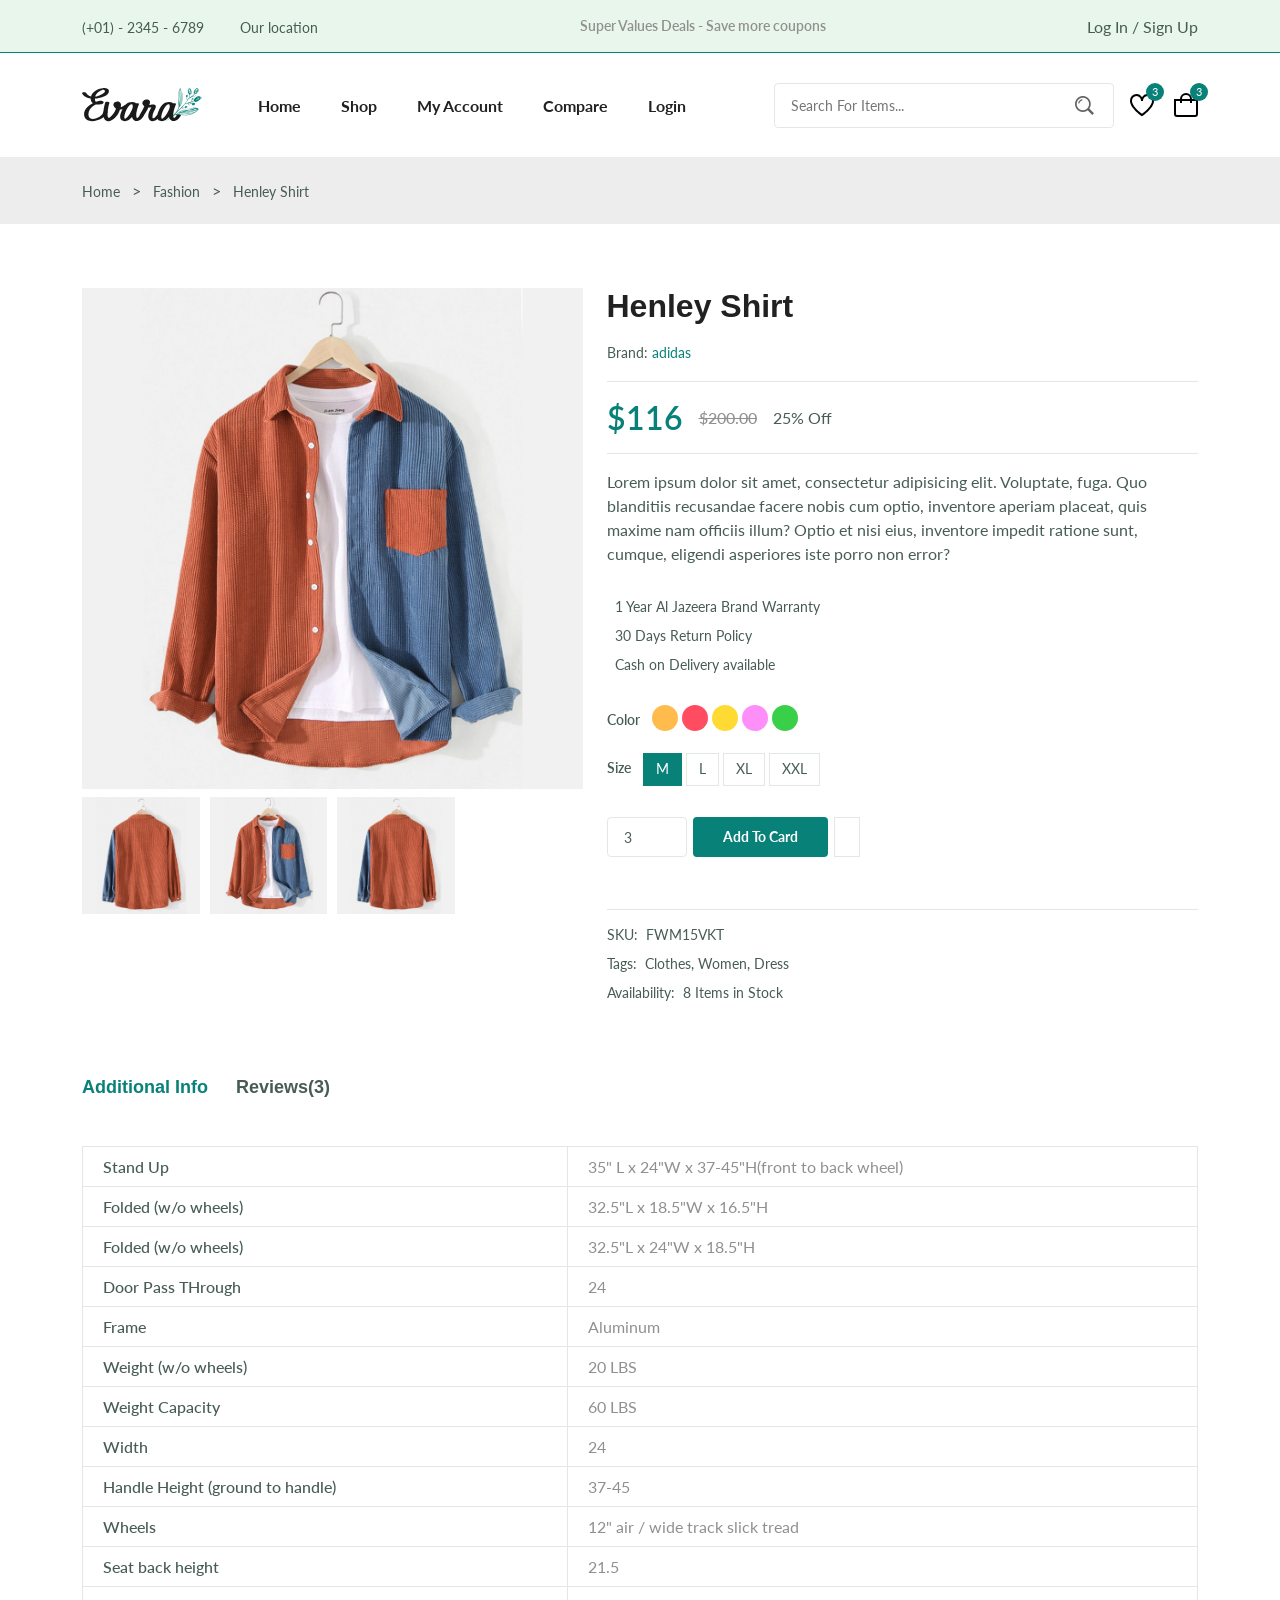
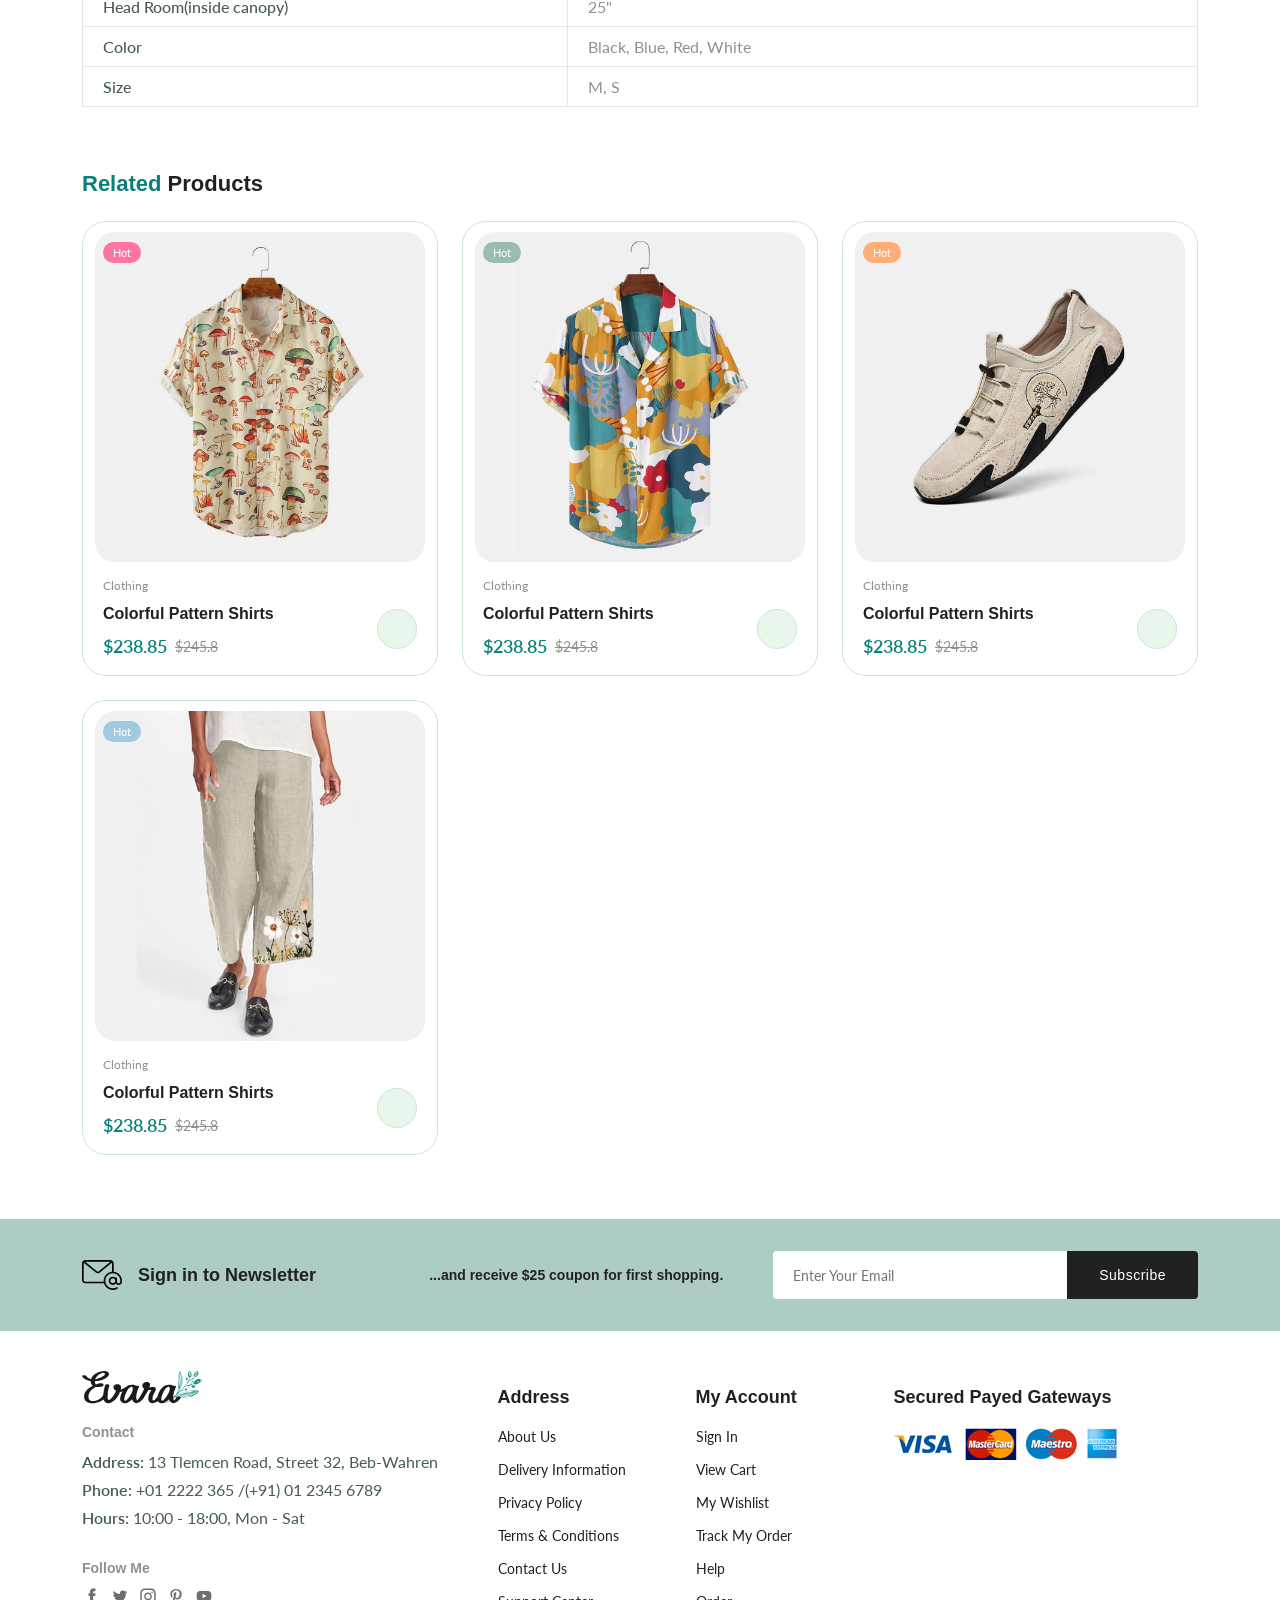
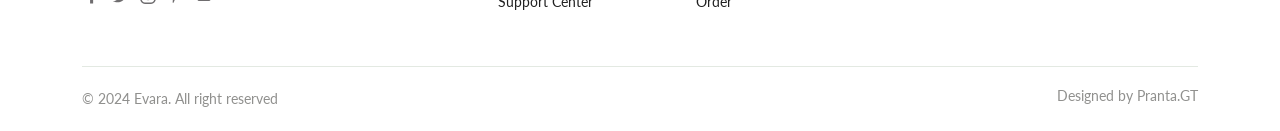
<file: details.html>
<!DOCTYPE html>
<html lang="en">
  <head>
    <meta charset="UTF-8" />
    <meta name="viewport" content="width=device-width, initial-scale=1.0" />

    <!--=============== FLATICON ===============-->
    <link
      rel="stylesheet"
      href="https://cdn-uicons.flaticon.com/2.0.0/uicons-regular-straight/css/uicons-regular-straight.css"
    />

    <!--=============== SWIPER CSS ===============-->
    <link
      rel="stylesheet"
      href="https://cdn.jsdelivr.net/npm/swiper@11/swiper-bundle.min.css"
    />

    <!--=============== CSS ===============-->
    <link rel="stylesheet" href="./assets/css/styles.css" />

    <title>Ecommerce Website</title>
  </head>
  <body>
    <!--=============== HEADER ===============-->
    <header class="header">
      <div class="header__top">
        <div class="header__container container">
          <div class="header__contact">
            <span>(+01) - 2345 - 6789</span>
            <span>Our location</span>
          </div>
          <p class="header__alert-news">
            Super Values Deals - Save more coupons
          </p>
          <a href="login-register.html" class="header__top-action">
            Log In / Sign Up
          </a>
        </div>
      </div>

      <nav class="nav container">
        <a href="index.html" class="nav__logo">
          <img
            class="nav__logo-img"
            src="assets/img/logo.svg"
            alt="website logo"
          />
        </a>
        <div class="nav__menu" id="nav-menu">
          <ul class="nav__list">
            <li class="nav__item">
              <a href="index.html" class="nav__link">Home</a>
            </li>
            <li class="nav__item">
              <a href="shop.html" class="nav__link">Shop</a>
            </li>
            <li class="nav__item">
              <a href="accounts.html" class="nav__link">My Account</a>
            </li>
            <li class="nav__item">
              <a href="compare.html" class="nav__link">Compare</a>
            </li>
            <li class="nav__item">
              <a href="login-register.html" class="nav__link">Login</a>
            </li>
          </ul>
          <div class="header__search">
            <input
              type="text"
              placeholder="Search For Items..."
              class="form__input"
            />
            <button class="search__btn">
              <img src="assets/img/search.png" alt="search icon" />
            </button>
          </div>
        </div>
        <div class="header__user-actions">
          <a href="wishlist.html" class="header__action-btn" title="Wishlist">
            <img src="assets/img/icon-heart.svg" alt="" />
            <span class="count">3</span>
          </a>
          <a href="cart.html" class="header__action-btn" title="Cart">
            <img src="assets/img/icon-cart.svg" alt="" />
            <span class="count">3</span>
          </a>
        </div>
      </nav>
    </header>

    <!--=============== MAIN ===============-->
    <main class="main">
      <!--=============== BREADCRUMB ===============-->
      <section class="breadcrumb">
        <ul class="breadcrumb__list flex container">
          <li><a href="index.html" class="breadcrumb__link">Home</a></li>
          <li><span class="breadcrumb__link"></span>></li>
          <li><span class="breadcrumb__link">Fashion</span></li>
          <li><span class="breadcrumb__link"></span>></li>
          <li><span class="breadcrumb__link">Henley Shirt</span></li>
        </ul>
      </section>

      <!--=============== DETAILS ===============-->
      <section class="details section--lg">
        <div class="details__container container grid">
          <div class="details__group">
            <img
              src="./assets/img/product-8-1.jpg"
              alt=""
              class="details__img"
            />
            <div class="details__small-images grid">
              <img
                src="./assets/img/product-8-2.jpg"
                alt=""
                class="details__small-img"
              />
              <img
                src="./assets/img/product-8-1.jpg"
                alt=""
                class="details__small-img"
              />
              <img
                src="./assets/img/product-8-2.jpg"
                alt=""
                class="details__small-img"
              />
            </div>
          </div>
          <div class="details__group">
            <h3 class="details__title">Henley Shirt</h3>
            <p class="details__brand">Brand: <span>adidas</span></p>
            <div class="details__price flex">
              <span class="new__price">$116</span>
              <span class="old__price">$200.00</span>
              <span class="save__price">25% Off</span>
            </div>
            <p class="short__description">
              Lorem ipsum dolor sit amet, consectetur adipisicing elit.
              Voluptate, fuga. Quo blanditiis recusandae facere nobis cum optio,
              inventore aperiam placeat, quis maxime nam officiis illum? Optio
              et nisi eius, inventore impedit ratione sunt, cumque, eligendi
              asperiores iste porro non error?
            </p>
            <ul class="products__list">
              <li class="list__item flex">
                <i class="fi-rs-crown"></i> 1 Year Al Jazeera Brand Warranty
              </li>
              <li class="list__item flex">
                <i class="fi-rs-refresh"></i> 30 Days Return Policy
              </li>
              <li class="list__item flex">
                <i class="fi-rs-credit-card"></i> Cash on Delivery available
              </li>
            </ul>
            <div class="details__color flex">
              <span class="details__color-title">Color</span>
              <ul class="color__list">
                <li>
                  <a
                    href="#"
                    class="color__link"
                    style="background-color: hsl(37, 100%, 65%)"
                  ></a>
                </li>
                <li>
                  <a
                    href="#"
                    class="color__link"
                    style="background-color: hsl(353, 100%, 65%)"
                  ></a>
                </li>
                <li>
                  <a
                    href="#"
                    class="color__link"
                    style="background-color: hsl(49, 100%, 60%)"
                  ></a>
                </li>
                <li>
                  <a
                    href="#"
                    class="color__link"
                    style="background-color: hsl(304, 100%, 78%)"
                  ></a>
                </li>
                <li>
                  <a
                    href="#"
                    class="color__link"
                    style="background-color: hsl(126, 61%, 52%)"
                  ></a>
                </li>
              </ul>
            </div>
            <div class="details__size flex">
              <span class="details__size-title">Size</span>
              <ul class="size__list">
                <li>
                  <a href="#" class="size__link size-active">M</a>
                </li>
                <li>
                  <a href="#" class="size__link">L</a>
                </li>
                <li>
                  <a href="#" class="size__link">XL</a>
                </li>
                <li>
                  <a href="#" class="size__link">XXL</a>
                </li>
              </ul>
            </div>
            <div class="details__action">
              <input type="number" class="quantity" value="3" />
              <a href="#" class="btn btn--sm">Add To Card</a>
              <a href="#" class="details__action-btn">
                <i class="fi fi-rs-heart"></i>
              </a>
            </div>
            <ul class="details__meta">
              <li class="meta__list flex"><span>SKU:</span>FWM15VKT</li>
              <li class="meta__list flex">
                <span>Tags:</span>Clothes, Women, Dress
              </li>
              <li class="meta__list flex">
                <span>Availability:</span>8 Items in Stock
              </li>
            </ul>
          </div>
        </div>
      </section>

      <!--=============== DETAILS TAB ===============-->
      <section class="details__tab container">
        <div class="detail__tabs">
          <span class="detail__tab active-tab" data-target="#info">
            Additional Info
          </span>
          <span class="detail__tab" data-target="#reviews">Reviews(3)</span>
        </div>
        <div class="details__tabs-content">
          <div class="details__tab-content active-tab" content id="info">
            <table class="info__table">
              <tr>
                <th>Stand Up</th>
                <td>35" L x 24"W x 37-45"H(front to back wheel)</td>
              </tr>
              <tr>
                <th>Folded (w/o wheels)</th>
                <td>32.5"L x 18.5"W x 16.5"H</td>
              </tr>
              <tr>
                <th>Folded (w/o wheels)</th>
                <td>32.5"L x 24"W x 18.5"H</td>
              </tr>
              <tr>
                <th>Door Pass THrough</th>
                <td>24</td>
              </tr>
              <tr>
                <th>Frame</th>
                <td>Aluminum</td>
              </tr>
              <tr>
                <th>Weight (w/o wheels)</th>
                <td>20 LBS</td>
              </tr>
              <tr>
                <th>Weight Capacity</th>
                <td>60 LBS</td>
              </tr>
              <tr>
                <th>Width</th>
                <td>24</td>
              </tr>
              <tr>
                <th>Handle Height (ground to handle)</th>
                <td>37-45</td>
              </tr>
              <tr>
                <th>Wheels</th>
                <td>12" air / wide track slick tread</td>
              </tr>
              <tr>
                <th>Seat back height</th>
                <td>21.5</td>
              </tr>
              <tr>
                <th>Head Room(inside canopy)</th>
                <td>25"</td>
              </tr>
              <tr>
                <th>Color</th>
                <td>Black, Blue, Red, White</td>
              </tr>
              <tr>
                <th>Size</th>
                <td>M, S</td>
              </tr>
            </table>
          </div>
          <div class="details__tab-content" content id="reviews">
            <div class="reviews__container grid">
              <div class="review__single">
                <div>
                  <img
                    src="./assets/img/avatar-1.jpg"
                    alt=""
                    class="review__img"
                  />
                  <h4 class="review__title">Jacky Chan</h4>
                </div>
                <div class="review__data">
                  <div class="review__rating">
                    <i class="fi fi-rs-star"></i>
                    <i class="fi fi-rs-star"></i>
                    <i class="fi fi-rs-star"></i>
                    <i class="fi fi-rs-star"></i>
                    <i class="fi fi-rs-star"></i>
                  </div>
                  <p class="review__description">
                    Thank you, very fast shipping from Poland only 3days.
                  </p>
                  <span class="review__date">December 4, 2022 at 3:12 pm</span>
                </div>
              </div>
              <div class="review__single">
                <div>
                  <img
                    src="./assets/img/avatar-2.jpg"
                    alt=""
                    class="review__img"
                  />
                  <h4 class="review__title">Meriem Js</h4>
                </div>
                <div class="review__data">
                  <div class="review__rating">
                    <i class="fi fi-rs-star"></i>
                    <i class="fi fi-rs-star"></i>
                    <i class="fi fi-rs-star"></i>
                    <i class="fi fi-rs-star"></i>
                    <i class="fi fi-rs-star"></i>
                  </div>
                  <p class="review__description">
                    Great low price and works well
                  </p>
                  <span class="review__date">August 23, 2022 at 19:45 pm</span>
                </div>
              </div>
              <div class="review__single">
                <div>
                  <img
                    src="./assets/img/avatar-3.jpg"
                    alt=""
                    class="review__img"
                  />
                  <h4 class="review__title">Moh Benz</h4>
                </div>
                <div class="review__data">
                  <div class="review__rating">
                    <i class="fi fi-rs-star"></i>
                    <i class="fi fi-rs-star"></i>
                    <i class="fi fi-rs-star"></i>
                    <i class="fi fi-rs-star"></i>
                    <i class="fi fi-rs-star"></i>
                  </div>
                  <p class="review__description">
                    Authentic and beautiful, Love these ways more than ever
                    expected, They are great earphones.
                  </p>
                  <span class="review__date">March 2, 2021 at 10:01 am</span>
                </div>
              </div>
            </div>
            <div class="review__form">
              <h4 class="review__form-title">Add a review</h4>
              <div class="rate__product">
                <i class="fi fi-rs-star"></i>
                <i class="fi fi-rs-star"></i>
                <i class="fi fi-rs-star"></i>
                <i class="fi fi-rs-star"></i>
                <i class="fi fi-rs-star"></i>
              </div>
              <form action="" class="form grid">
                <textarea
                  class="form__input textarea"
                  placeholder="Write Comment"
                ></textarea>
                <div class="form__group grid">
                  <input type="text" placeholder="Name" class="form__input">
                  <input type="email" placeholder="Email" class="form__input">
                </div>
                <div class="form__btn">
                  <button class="btn">Submit Review</button>
                </div>
              </form>
            </div>
          </div>
        </div>
      </section>

      <!--=============== PRODUCTS ===============-->
      <section class="products container section--lg">
        <h3 class="section__title"><span>Related</span> Products</h3>
        <div class="products__container grid">
          <div class="product__item">
            <div class="product__banner">
              <a href="details.html" class="product__images">
                <img
                  src="assets/img/product-1-1.jpg"
                  alt=""
                  class="product__img default"
                />
                <img
                  src="assets/img/product-1-2.jpg"
                  alt=""
                  class="product__img hover"
                />
              </a>
              <div class="product__actions">
                <a href="#" class="action__btn" aria-label="Quick View">
                  <i class="fi fi-rs-eye"></i>
                </a>
                <a
                  href="#"
                  class="action__btn"
                  aria-label="Add to Wishlist"
                >
                  <i class="fi fi-rs-heart"></i>
                </a>
                <a href="#" class="action__btn" aria-label="Compare">
                  <i class="fi fi-rs-shuffle"></i>
                </a>
              </div>
              <div class="product__badge light-pink">Hot</div>
            </div>
            <div class="product__content">
              <span class="product__category">Clothing</span>
              <a href="details.html">
                <h3 class="product__title">Colorful Pattern Shirts</h3>
              </a>
              <div class="product__rating">
                <i class="fi fi-rs-star"></i>
                <i class="fi fi-rs-star"></i>
                <i class="fi fi-rs-star"></i>
                <i class="fi fi-rs-star"></i>
                <i class="fi fi-rs-star"></i>
              </div>
              <div class="product__price flex">
                <span class="new__price">$238.85</span>
                <span class="old__price">$245.8</span>
              </div>
              <a
                href="#"
                class="action__btn cart__btn"
                aria-label="Add To Cart"
              >
                <i class="fi fi-rs-shopping-bag-add"></i>
              </a>
            </div>
          </div>
          <div class="product__item">
            <div class="product__banner">
              <a href="details.html" class="product__images">
                <img
                  src="assets/img/product-2-1.jpg"
                  alt=""
                  class="product__img default"
                />
                <img
                  src="assets/img/product-2-2.jpg"
                  alt=""
                  class="product__img hover"
                />
              </a>
              <div class="product__actions">
                <a href="#" class="action__btn" aria-label="Quick View">
                  <i class="fi fi-rs-eye"></i>
                </a>
                <a
                  href="#"
                  class="action__btn"
                  aria-label="Add to Wishlist"
                >
                  <i class="fi fi-rs-heart"></i>
                </a>
                <a href="#" class="action__btn" aria-label="Compare">
                  <i class="fi fi-rs-shuffle"></i>
                </a>
              </div>
              <div class="product__badge light-green">Hot</div>
            </div>
            <div class="product__content">
              <span class="product__category">Clothing</span>
              <a href="details.html">
                <h3 class="product__title">Colorful Pattern Shirts</h3>
              </a>
              <div class="product__rating">
                <i class="fi fi-rs-star"></i>
                <i class="fi fi-rs-star"></i>
                <i class="fi fi-rs-star"></i>
                <i class="fi fi-rs-star"></i>
                <i class="fi fi-rs-star"></i>
              </div>
              <div class="product__price flex">
                <span class="new__price">$238.85</span>
                <span class="old__price">$245.8</span>
              </div>
              <a
                href="#"
                class="action__btn cart__btn"
                aria-label="Add To Cart"
              >
                <i class="fi fi-rs-shopping-bag-add"></i>
              </a>
            </div>
          </div>
          <div class="product__item">
            <div class="product__banner">
              <a href="details.html" class="product__images">
                <img
                  src="assets/img/product-3-1.jpg"
                  alt=""
                  class="product__img default"
                />
                <img
                  src="assets/img/product-3-2.jpg"
                  alt=""
                  class="product__img hover"
                />
              </a>
              <div class="product__actions">
                <a href="#" class="action__btn" aria-label="Quick View">
                  <i class="fi fi-rs-eye"></i>
                </a>
                <a
                  href="#"
                  class="action__btn"
                  aria-label="Add to Wishlist"
                >
                  <i class="fi fi-rs-heart"></i>
                </a>
                <a href="#" class="action__btn" aria-label="Compare">
                  <i class="fi fi-rs-shuffle"></i>
                </a>
              </div>
              <div class="product__badge light-orange">Hot</div>
            </div>
            <div class="product__content">
              <span class="product__category">Clothing</span>
              <a href="details.html">
                <h3 class="product__title">Colorful Pattern Shirts</h3>
              </a>
              <div class="product__rating">
                <i class="fi fi-rs-star"></i>
                <i class="fi fi-rs-star"></i>
                <i class="fi fi-rs-star"></i>
                <i class="fi fi-rs-star"></i>
                <i class="fi fi-rs-star"></i>
              </div>
              <div class="product__price flex">
                <span class="new__price">$238.85</span>
                <span class="old__price">$245.8</span>
              </div>
              <a
                href="#"
                class="action__btn cart__btn"
                aria-label="Add To Cart"
              >
                <i class="fi fi-rs-shopping-bag-add"></i>
              </a>
            </div>
          </div>
          <div class="product__item">
            <div class="product__banner">
              <a href="details.html" class="product__images">
                <img
                  src="assets/img/product-4-1.jpg"
                  alt=""
                  class="product__img default"
                />
                <img
                  src="assets/img/product-4-2.jpg"
                  alt=""
                  class="product__img hover"
                />
              </a>
              <div class="product__actions">
                <a href="#" class="action__btn" aria-label="Quick View">
                  <i class="fi fi-rs-eye"></i>
                </a>
                <a
                  href="#"
                  class="action__btn"
                  aria-label="Add to Wishlist"
                >
                  <i class="fi fi-rs-heart"></i>
                </a>
                <a href="#" class="action__btn" aria-label="Compare">
                  <i class="fi fi-rs-shuffle"></i>
                </a>
              </div>
              <div class="product__badge light-blue">Hot</div>
            </div>
            <div class="product__content">
              <span class="product__category">Clothing</span>
              <a href="details.html">
                <h3 class="product__title">Colorful Pattern Shirts</h3>
              </a>
              <div class="product__rating">
                <i class="fi fi-rs-star"></i>
                <i class="fi fi-rs-star"></i>
                <i class="fi fi-rs-star"></i>
                <i class="fi fi-rs-star"></i>
                <i class="fi fi-rs-star"></i>
              </div>
              <div class="product__price flex">
                <span class="new__price">$238.85</span>
                <span class="old__price">$245.8</span>
              </div>
              <a
                href="#"
                class="action__btn cart__btn"
                aria-label="Add To Cart"
              >
                <i class="fi fi-rs-shopping-bag-add"></i>
              </a>
            </div>
          </div>
        </div>
      </section>

      <!--=============== NEWSLETTER ===============-->
      <section class="newsletter section">
        <div class="newsletter__container container grid">
          <h3 class="newsletter__title flex">
            <img
              src="./assets/img/icon-email.svg"
              alt=""
              class="newsletter__icon"
            />
            Sign in to Newsletter
          </h3>
          <p class="newsletter__description">
            ...and receive $25 coupon for first shopping.
          </p>
          <form action="" class="newsletter__form">
            <input
              type="text"
              placeholder="Enter Your Email"
              class="newsletter__input"
            />
            <button type="submit" class="newsletter__btn">Subscribe</button>
          </form>
        </div>
      </section>
    </main>

    <!--=============== FOOTER ===============-->
    <footer class="footer container">
      <div class="footer__container grid">
        <div class="footer__content">
          <a href="index.html" class="footer__logo">
            <img src="./assets/img/logo.svg" alt="" class="footer__logo-img" />
          </a>
          <h4 class="footer__subtitle">Contact</h4>
          <p class="footer__description">
            <span>Address:</span> 13 Tlemcen Road, Street 32, Beb-Wahren
          </p>
          <p class="footer__description">
            <span>Phone:</span> +01 2222 365 /(+91) 01 2345 6789
          </p>
          <p class="footer__description">
            <span>Hours:</span> 10:00 - 18:00, Mon - Sat
          </p>
          <div class="footer__social">
            <h4 class="footer__subtitle">Follow Me</h4>
            <div class="footer__links flex">
              <a href="#">
                <img
                  src="./assets/img/icon-facebook.svg"
                  alt=""
                  class="footer__social-icon"
                />
              </a>
              <a href="#">
                <img
                  src="./assets/img/icon-twitter.svg"
                  alt=""
                  class="footer__social-icon"
                />
              </a>
              <a href="#">
                <img
                  src="./assets/img/icon-instagram.svg"
                  alt=""
                  class="footer__social-icon"
                />
              </a>
              <a href="#">
                <img
                  src="./assets/img/icon-pinterest.svg"
                  alt=""
                  class="footer__social-icon"
                />
              </a>
              <a href="#">
                <img
                  src="./assets/img/icon-youtube.svg"
                  alt=""
                  class="footer__social-icon"
                />
              </a>
            </div>
          </div>
        </div>
        <div class="footer__content">
          <h3 class="footer__title">Address</h3>
          <ul class="footer__links">
            <li><a href="#" class="footer__link">About Us</a></li>
            <li><a href="#" class="footer__link">Delivery Information</a></li>
            <li><a href="#" class="footer__link">Privacy Policy</a></li>
            <li><a href="#" class="footer__link">Terms & Conditions</a></li>
            <li><a href="#" class="footer__link">Contact Us</a></li>
            <li><a href="#" class="footer__link">Support Center</a></li>
          </ul>
        </div>
        <div class="footer__content">
          <h3 class="footer__title">My Account</h3>
          <ul class="footer__links">
            <li><a href="#" class="footer__link">Sign In</a></li>
            <li><a href="#" class="footer__link">View Cart</a></li>
            <li><a href="#" class="footer__link">My Wishlist</a></li>
            <li><a href="#" class="footer__link">Track My Order</a></li>
            <li><a href="#" class="footer__link">Help</a></li>
            <li><a href="#" class="footer__link">Order</a></li>
          </ul>
        </div>
        <div class="footer__content">
          <h3 class="footer__title">Secured Payed Gateways</h3>
          <img
            src="./assets/img/payment-method.png"
            alt=""
            class="payment__img"
          />
        </div>
      </div>
      <div class="footer__bottom">
        <p class="copyright">&copy; 2024 Evara. All right reserved</p>
        <span class="designer">Designed by Pranta.GT</span>
      </div>
    </footer>

    <!--=============== SWIPER JS ===============-->
    <script src="https://cdn.jsdelivr.net/npm/swiper@11/swiper-bundle.min.js"></script>

    <!--=============== MAIN JS ===============-->
    <script src="assets/js/main.js"></script>
  </body>
</html>
</file>
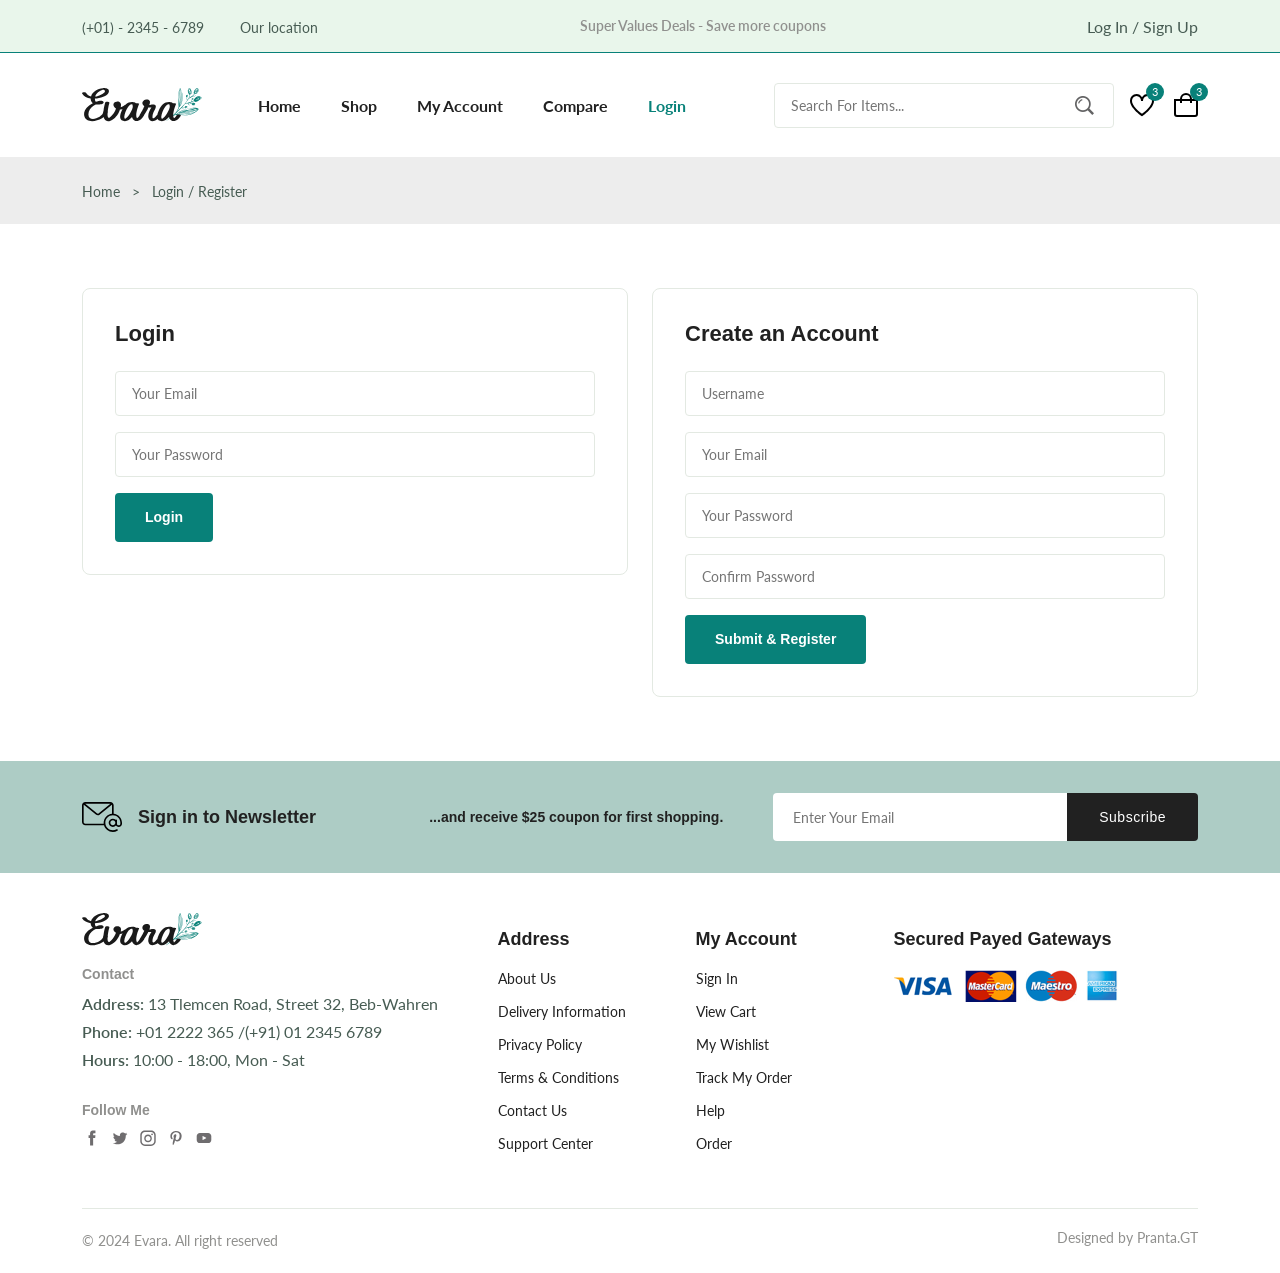
<file: login-register.html>
<!DOCTYPE html>
<html lang="en">
  <head>
    <meta charset="UTF-8" />
    <meta name="viewport" content="width=device-width, initial-scale=1.0" />

    <!--=============== FLATICON ===============-->
    <link
      rel="stylesheet"
      href="https://cdn-uicons.flaticon.com/2.0.0/uicons-regular-straight/css/uicons-regular-straight.css"
    />

    <!--=============== SWIPER CSS ===============-->
    <link
      rel="stylesheet"
      href="https://cdn.jsdelivr.net/npm/swiper@11/swiper-bundle.min.css"
    />

    <!--=============== CSS ===============-->
    <link rel="stylesheet" href="./assets/css/styles.css" />

    <title>Ecommerce Website</title>
  </head>
  <body>
    <!--=============== HEADER ===============-->
    <header class="header">
      <div class="header__top">
        <div class="header__container container">
          <div class="header__contact">
            <span>(+01) - 2345 - 6789</span>
            <span>Our location</span>
          </div>
          <p class="header__alert-news">
            Super Values Deals - Save more coupons
          </p>
          <a href="login-register.html" class="header__top-action">
            Log In / Sign Up
          </a>
        </div>
      </div>

      <nav class="nav container">
        <a href="index.html" class="nav__logo">
          <img
            class="nav__logo-img"
            src="assets/img/logo.svg"
            alt="website logo"
          />
        </a>
        <div class="nav__menu" id="nav-menu">
          <ul class="nav__list">
            <li class="nav__item">
              <a href="index.html" class="nav__link">Home</a>
            </li>
            <li class="nav__item">
              <a href="shop.html" class="nav__link">Shop</a>
            </li>
            <li class="nav__item">
              <a href="accounts.html" class="nav__link">My Account</a>
            </li>
            <li class="nav__item">
              <a href="compare.html" class="nav__link">Compare</a>
            </li>
            <li class="nav__item">
              <a href="login-register.html" class="nav__link active-link"
                >Login</a
              >
            </li>
          </ul>
          <div class="header__search">
            <input
              type="text"
              placeholder="Search For Items..."
              class="form__input"
            />
            <button class="search__btn">
              <img src="assets/img/search.png" alt="search icon" />
            </button>
          </div>
        </div>
        <div class="header__user-actions">
          <a href="wishlist.html" class="header__action-btn" title="Wishlist">
            <img src="assets/img/icon-heart.svg" alt="" />
            <span class="count">3</span>
          </a>
          <a href="cart.html" class="header__action-btn" title="Cart">
            <img src="assets/img/icon-cart.svg" alt="" />
            <span class="count">3</span>
          </a>
        </div>
      </nav>
    </header>

    <!--=============== MAIN ===============-->
    <main class="main">
      <!--=============== BREADCRUMB ===============-->
      <section class="breadcrumb">
        <ul class="breadcrumb__list flex container">
          <li><a href="index.html" class="breadcrumb__link">Home</a></li>
          <li><span class="breadcrumb__link">></span></li>
          <li><span class="breadcrumb__link">Login / Register</span></li>
        </ul>
      </section>

      <!--=============== LOGIN-REGISTER ===============-->
      <section class="login-register section--lg">
        <div class="login-register__container container grid">
          <div class="login">
            <h3 class="section__title">Login</h3>
            <form class="form grid">
              <input
                type="email"
                placeholder="Your Email"
                class="form__input"
              />
              <input
                type="password"
                placeholder="Your Password"
                class="form__input"
              />
              <div class="form__btn">
                <button class="btn">Login</button>
              </div>
            </form>
          </div>
          <div class="register">
            <h3 class="section__title">Create an Account</h3>
            <form class="form grid">
              <input
                type="text"
                placeholder="Username"
                class="form__input"
              />
              <input
                type="email"
                placeholder="Your Email"
                class="form__input"
              />
              <input
                type="password"
                placeholder="Your Password"
                class="form__input"
              />
              <input
                type="password"
                placeholder="Confirm Password"
                class="form__input"
              />
              <div class="form__btn">
                <button class="btn">Submit & Register</button>
              </div>
            </form>
          </div>
        </div>
      </section>

      <!--=============== NEWSLETTER ===============-->
      <section class="newsletter section">
        <div class="newsletter__container container grid">
          <h3 class="newsletter__title flex">
            <img
              src="./assets/img/icon-email.svg"
              alt=""
              class="newsletter__icon"
            />
            Sign in to Newsletter
          </h3>
          <p class="newsletter__description">
            ...and receive $25 coupon for first shopping.
          </p>
          <form action="" class="newsletter__form">
            <input
              type="text"
              placeholder="Enter Your Email"
              class="newsletter__input"
            />
            <button type="submit" class="newsletter__btn">Subscribe</button>
          </form>
        </div>
      </section>
    </main>

    <!--=============== FOOTER ===============-->
    <footer class="footer container">
      <div class="footer__container grid">
        <div class="footer__content">
          <a href="index.html" class="footer__logo">
            <img src="./assets/img/logo.svg" alt="" class="footer__logo-img" />
          </a>
          <h4 class="footer__subtitle">Contact</h4>
          <p class="footer__description">
            <span>Address:</span> 13 Tlemcen Road, Street 32, Beb-Wahren
          </p>
          <p class="footer__description">
            <span>Phone:</span> +01 2222 365 /(+91) 01 2345 6789
          </p>
          <p class="footer__description">
            <span>Hours:</span> 10:00 - 18:00, Mon - Sat
          </p>
          <div class="footer__social">
            <h4 class="footer__subtitle">Follow Me</h4>
            <div class="footer__links flex">
              <a href="#">
                <img
                  src="./assets/img/icon-facebook.svg"
                  alt=""
                  class="footer__social-icon"
                />
              </a>
              <a href="#">
                <img
                  src="./assets/img/icon-twitter.svg"
                  alt=""
                  class="footer__social-icon"
                />
              </a>
              <a href="#">
                <img
                  src="./assets/img/icon-instagram.svg"
                  alt=""
                  class="footer__social-icon"
                />
              </a>
              <a href="#">
                <img
                  src="./assets/img/icon-pinterest.svg"
                  alt=""
                  class="footer__social-icon"
                />
              </a>
              <a href="#">
                <img
                  src="./assets/img/icon-youtube.svg"
                  alt=""
                  class="footer__social-icon"
                />
              </a>
            </div>
          </div>
        </div>
        <div class="footer__content">
          <h3 class="footer__title">Address</h3>
          <ul class="footer__links">
            <li><a href="#" class="footer__link">About Us</a></li>
            <li><a href="#" class="footer__link">Delivery Information</a></li>
            <li><a href="#" class="footer__link">Privacy Policy</a></li>
            <li><a href="#" class="footer__link">Terms & Conditions</a></li>
            <li><a href="#" class="footer__link">Contact Us</a></li>
            <li><a href="#" class="footer__link">Support Center</a></li>
          </ul>
        </div>
        <div class="footer__content">
          <h3 class="footer__title">My Account</h3>
          <ul class="footer__links">
            <li><a href="#" class="footer__link">Sign In</a></li>
            <li><a href="#" class="footer__link">View Cart</a></li>
            <li><a href="#" class="footer__link">My Wishlist</a></li>
            <li><a href="#" class="footer__link">Track My Order</a></li>
            <li><a href="#" class="footer__link">Help</a></li>
            <li><a href="#" class="footer__link">Order</a></li>
          </ul>
        </div>
        <div class="footer__content">
          <h3 class="footer__title">Secured Payed Gateways</h3>
          <img
            src="./assets/img/payment-method.png"
            alt=""
            class="payment__img"
          />
        </div>
      </div>
      <div class="footer__bottom">
        <p class="copyright">&copy; 2024 Evara. All right reserved</p>
        <span class="designer">Designed by Pranta.GT</span>
      </div>
    </footer>

    <!--=============== SWIPER JS ===============-->
    <script src="https://cdn.jsdelivr.net/npm/swiper@11/swiper-bundle.min.js"></script>

    <!--=============== MAIN JS ===============-->
    <script src="assets/js/main.js"></script>
  </body>
</html>
</file>
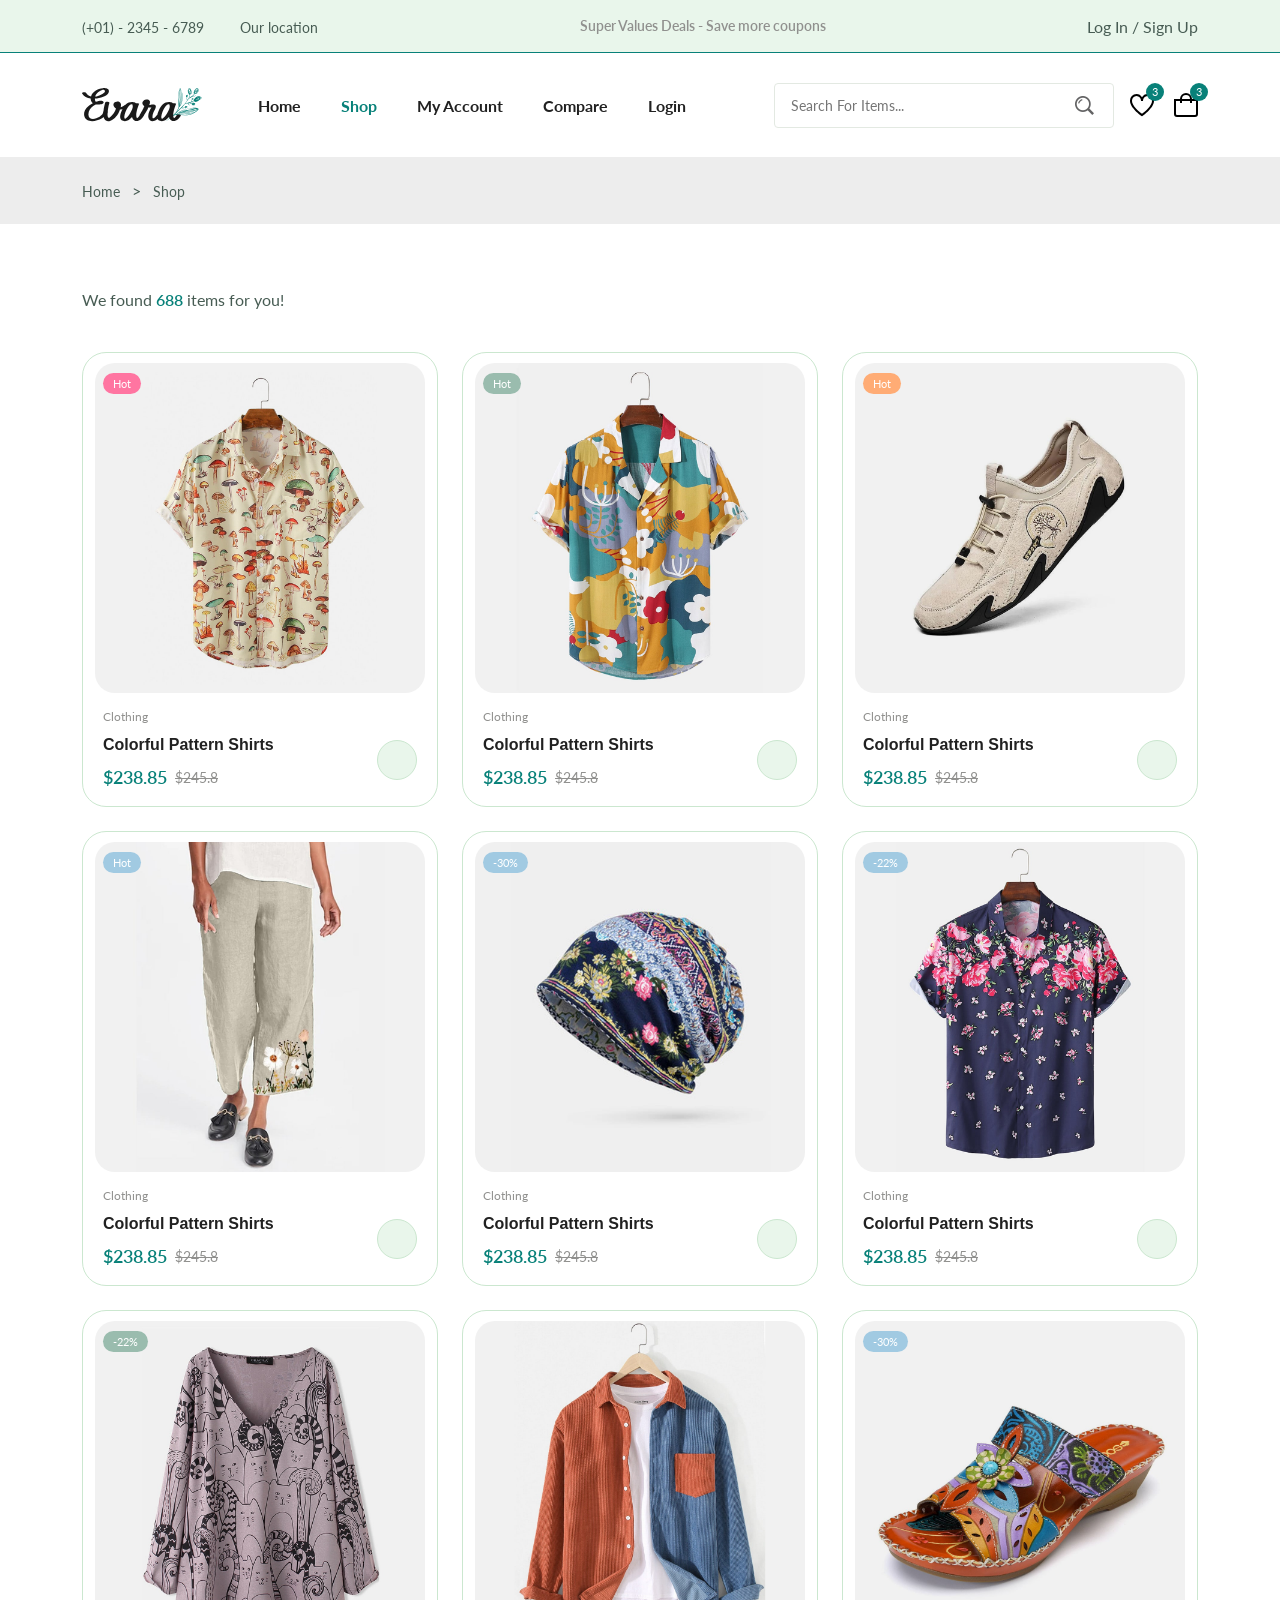
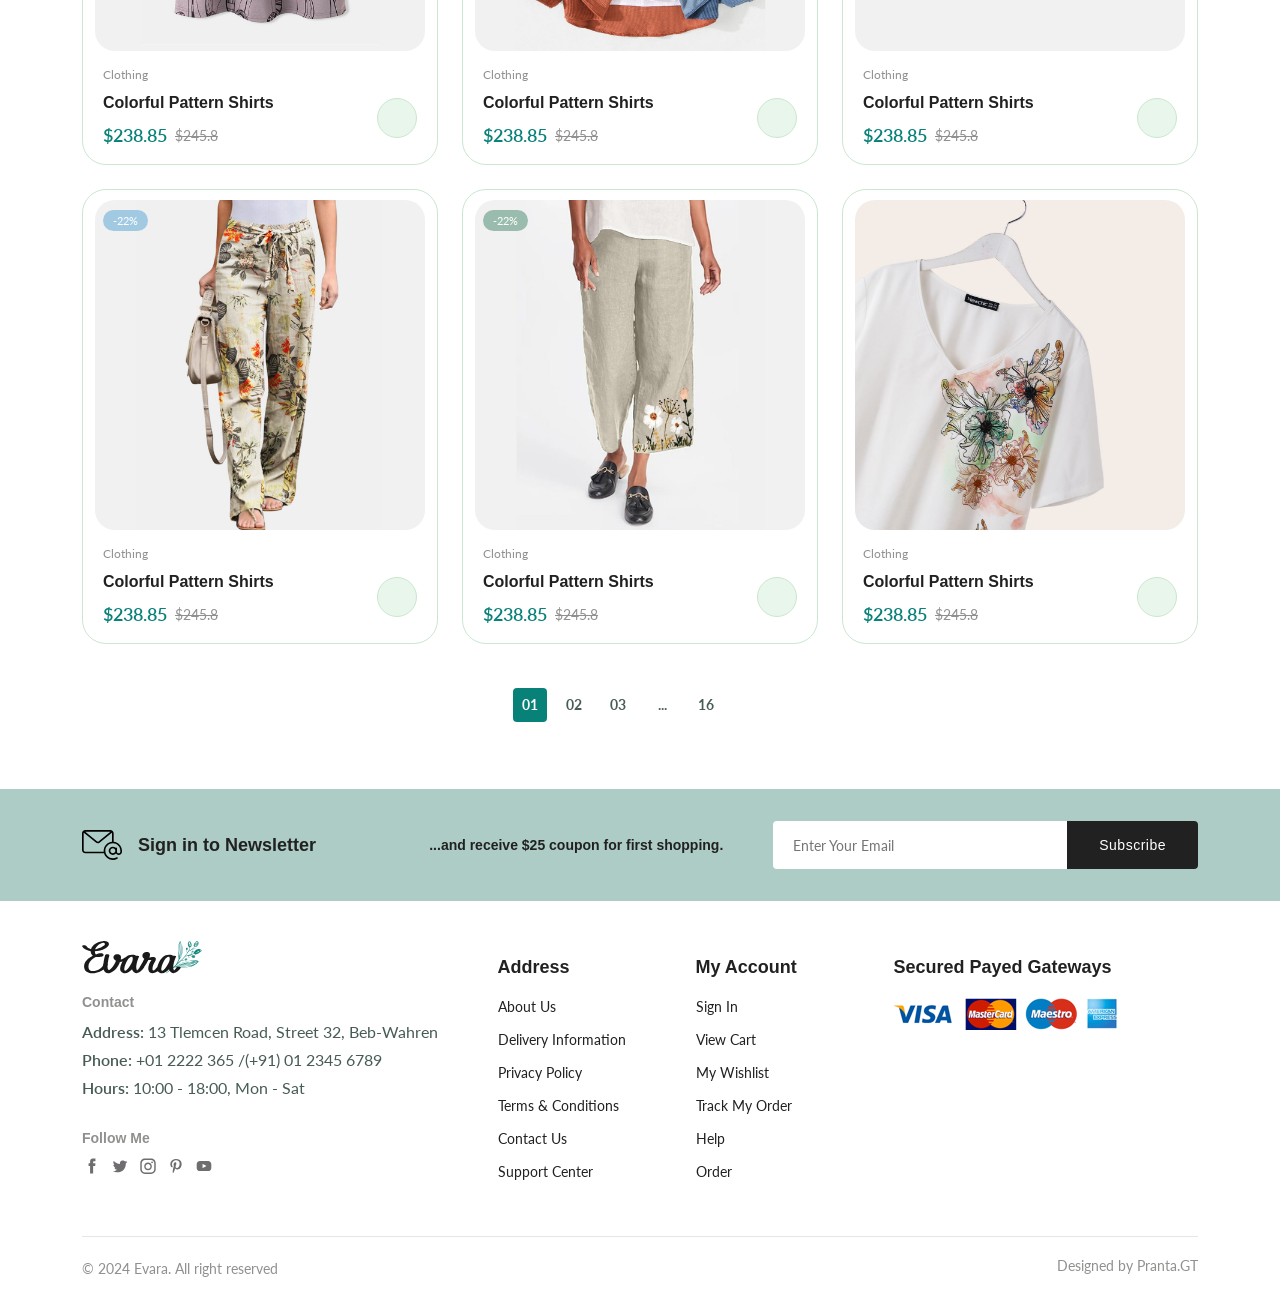
<file: shop.html>
<!DOCTYPE html>
<html lang="en">
  <head>
    <meta charset="UTF-8" />
    <meta name="viewport" content="width=device-width, initial-scale=1.0" />

    <!--=============== FLATICON ===============-->
    <link
      rel="stylesheet"
      href="https://cdn-uicons.flaticon.com/2.0.0/uicons-regular-straight/css/uicons-regular-straight.css"
    />

    <!--=============== SWIPER CSS ===============-->
    <link
      rel="stylesheet"
      href="https://cdn.jsdelivr.net/npm/swiper@11/swiper-bundle.min.css"
    />

    <!--=============== CSS ===============-->
    <link rel="stylesheet" href="./assets/css/styles.css" />

    <title>Ecommerce Website</title>
  </head>
  <body>
    <!--=============== HEADER ===============-->
    <header class="header">
      <div class="header__top">
        <div class="header__container container">
          <div class="header__contact">
            <span>(+01) - 2345 - 6789</span>
            <span>Our location</span>
          </div>
          <p class="header__alert-news">
            Super Values Deals - Save more coupons
          </p>
          <a href="login-register.html" class="header__top-action">
            Log In / Sign Up
          </a>
        </div>
      </div>

      <nav class="nav container">
        <a href="index.html" class="nav__logo">
          <img
            class="nav__logo-img"
            src="assets/img/logo.svg"
            alt="website logo"
          />
        </a>
        <div class="nav__menu" id="nav-menu">
          <ul class="nav__list">
            <li class="nav__item">
              <a href="index.html" class="nav__link">Home</a>
            </li>
            <li class="nav__item">
              <a href="shop.html" class="nav__link active-link">Shop</a>
            </li>
            <li class="nav__item">
              <a href="accounts.html" class="nav__link">My Account</a>
            </li>
            <li class="nav__item">
              <a href="compare.html" class="nav__link">Compare</a>
            </li>
            <li class="nav__item">
              <a href="login-register.html" class="nav__link">Login</a>
            </li>
          </ul>
          <div class="header__search">
            <input
              type="text"
              placeholder="Search For Items..."
              class="form__input"
            />
            <button class="search__btn">
              <img src="assets/img/search.png" alt="search icon" />
            </button>
          </div>
        </div>
        <div class="header__user-actions">
          <a href="wishlist.html" class="header__action-btn" title="Wishlist">
            <img src="assets/img/icon-heart.svg" alt="" />
            <span class="count">3</span>
          </a>
          <a href="cart.html" class="header__action-btn" title="Cart">
            <img src="assets/img/icon-cart.svg" alt="" />
            <span class="count">3</span>
          </a>
        </div>
      </nav>
    </header>

    <!--=============== MAIN ===============-->
    <main class="main">
      <!--=============== BREADCRUMB ===============-->
      <section class="breadcrumb">
        <ul class="breadcrumb__list flex container">
          <li><a href="index.html" class="breadcrumb__link">Home</a></li>
          <li><span class="breadcrumb__link"></span>></li>
          <li><span class="breadcrumb__link">Shop</span></li>
        </ul>
      </section>

      <!--=============== PRODUCTS ===============-->
      <section class="products container section--lg">
        <p class="total__products">We found <span>688</span> items for you!</p>
        <div class="products__container grid">
          <div class="product__item">
            <div class="product__banner">
              <a href="details.html" class="product__images">
                <img
                  src="assets/img/product-1-1.jpg"
                  alt=""
                  class="product__img default"
                />
                <img
                  src="assets/img/product-1-2.jpg"
                  alt=""
                  class="product__img hover"
                />
              </a>
              <div class="product__actions">
                <a href="#" class="action__btn" aria-label="Quick View">
                  <i class="fi fi-rs-eye"></i>
                </a>
                <a
                  href="#"
                  class="action__btn"
                  aria-label="Add to Wishlist"
                >
                  <i class="fi fi-rs-heart"></i>
                </a>
                <a href="#" class="action__btn" aria-label="Compare">
                  <i class="fi fi-rs-shuffle"></i>
                </a>
              </div>
              <div class="product__badge light-pink">Hot</div>
            </div>
            <div class="product__content">
              <span class="product__category">Clothing</span>
              <a href="details.html">
                <h3 class="product__title">Colorful Pattern Shirts</h3>
              </a>
              <div class="product__rating">
                <i class="fi fi-rs-star"></i>
                <i class="fi fi-rs-star"></i>
                <i class="fi fi-rs-star"></i>
                <i class="fi fi-rs-star"></i>
                <i class="fi fi-rs-star"></i>
              </div>
              <div class="product__price flex">
                <span class="new__price">$238.85</span>
                <span class="old__price">$245.8</span>
              </div>
              <a
                href="#"
                class="action__btn cart__btn"
                aria-label="Add To Cart"
              >
                <i class="fi fi-rs-shopping-bag-add"></i>
              </a>
            </div>
          </div>
          <div class="product__item">
            <div class="product__banner">
              <a href="details.html" class="product__images">
                <img
                  src="assets/img/product-2-1.jpg"
                  alt=""
                  class="product__img default"
                />
                <img
                  src="assets/img/product-2-2.jpg"
                  alt=""
                  class="product__img hover"
                />
              </a>
              <div class="product__actions">
                <a href="#" class="action__btn" aria-label="Quick View">
                  <i class="fi fi-rs-eye"></i>
                </a>
                <a
                  href="#"
                  class="action__btn"
                  aria-label="Add to Wishlist"
                >
                  <i class="fi fi-rs-heart"></i>
                </a>
                <a href="#" class="action__btn" aria-label="Compare">
                  <i class="fi fi-rs-shuffle"></i>
                </a>
              </div>
              <div class="product__badge light-green">Hot</div>
            </div>
            <div class="product__content">
              <span class="product__category">Clothing</span>
              <a href="details.html">
                <h3 class="product__title">Colorful Pattern Shirts</h3>
              </a>
              <div class="product__rating">
                <i class="fi fi-rs-star"></i>
                <i class="fi fi-rs-star"></i>
                <i class="fi fi-rs-star"></i>
                <i class="fi fi-rs-star"></i>
                <i class="fi fi-rs-star"></i>
              </div>
              <div class="product__price flex">
                <span class="new__price">$238.85</span>
                <span class="old__price">$245.8</span>
              </div>
              <a
                href="#"
                class="action__btn cart__btn"
                aria-label="Add To Cart"
              >
                <i class="fi fi-rs-shopping-bag-add"></i>
              </a>
            </div>
          </div>
          <div class="product__item">
            <div class="product__banner">
              <a href="details.html" class="product__images">
                <img
                  src="assets/img/product-3-1.jpg"
                  alt=""
                  class="product__img default"
                />
                <img
                  src="assets/img/product-3-2.jpg"
                  alt=""
                  class="product__img hover"
                />
              </a>
              <div class="product__actions">
                <a href="#" class="action__btn" aria-label="Quick View">
                  <i class="fi fi-rs-eye"></i>
                </a>
                <a
                  href="#"
                  class="action__btn"
                  aria-label="Add to Wishlist"
                >
                  <i class="fi fi-rs-heart"></i>
                </a>
                <a href="#" class="action__btn" aria-label="Compare">
                  <i class="fi fi-rs-shuffle"></i>
                </a>
              </div>
              <div class="product__badge light-orange">Hot</div>
            </div>
            <div class="product__content">
              <span class="product__category">Clothing</span>
              <a href="details.html">
                <h3 class="product__title">Colorful Pattern Shirts</h3>
              </a>
              <div class="product__rating">
                <i class="fi fi-rs-star"></i>
                <i class="fi fi-rs-star"></i>
                <i class="fi fi-rs-star"></i>
                <i class="fi fi-rs-star"></i>
                <i class="fi fi-rs-star"></i>
              </div>
              <div class="product__price flex">
                <span class="new__price">$238.85</span>
                <span class="old__price">$245.8</span>
              </div>
              <a
                href="#"
                class="action__btn cart__btn"
                aria-label="Add To Cart"
              >
                <i class="fi fi-rs-shopping-bag-add"></i>
              </a>
            </div>
          </div>
          <div class="product__item">
            <div class="product__banner">
              <a href="details.html" class="product__images">
                <img
                  src="assets/img/product-4-1.jpg"
                  alt=""
                  class="product__img default"
                />
                <img
                  src="assets/img/product-4-2.jpg"
                  alt=""
                  class="product__img hover"
                />
              </a>
              <div class="product__actions">
                <a href="#" class="action__btn" aria-label="Quick View">
                  <i class="fi fi-rs-eye"></i>
                </a>
                <a
                  href="#"
                  class="action__btn"
                  aria-label="Add to Wishlist"
                >
                  <i class="fi fi-rs-heart"></i>
                </a>
                <a href="#" class="action__btn" aria-label="Compare">
                  <i class="fi fi-rs-shuffle"></i>
                </a>
              </div>
              <div class="product__badge light-blue">Hot</div>
            </div>
            <div class="product__content">
              <span class="product__category">Clothing</span>
              <a href="details.html">
                <h3 class="product__title">Colorful Pattern Shirts</h3>
              </a>
              <div class="product__rating">
                <i class="fi fi-rs-star"></i>
                <i class="fi fi-rs-star"></i>
                <i class="fi fi-rs-star"></i>
                <i class="fi fi-rs-star"></i>
                <i class="fi fi-rs-star"></i>
              </div>
              <div class="product__price flex">
                <span class="new__price">$238.85</span>
                <span class="old__price">$245.8</span>
              </div>
              <a
                href="#"
                class="action__btn cart__btn"
                aria-label="Add To Cart"
              >
                <i class="fi fi-rs-shopping-bag-add"></i>
              </a>
            </div>
          </div>
          <div class="product__item">
            <div class="product__banner">
              <a href="details.html" class="product__images">
                <img
                  src="assets/img/product-5-1.jpg"
                  alt=""
                  class="product__img default"
                />
                <img
                  src="assets/img/product-5-2.jpg"
                  alt=""
                  class="product__img hover"
                />
              </a>
              <div class="product__actions">
                <a href="#" class="action__btn" aria-label="Quick View">
                  <i class="fi fi-rs-eye"></i>
                </a>
                <a
                  href="#"
                  class="action__btn"
                  aria-label="Add to Wishlist"
                >
                  <i class="fi fi-rs-heart"></i>
                </a>
                <a href="#" class="action__btn" aria-label="Compare">
                  <i class="fi fi-rs-shuffle"></i>
                </a>
              </div>
              <div class="product__badge light-blue">-30%</div>
            </div>
            <div class="product__content">
              <span class="product__category">Clothing</span>
              <a href="details.html">
                <h3 class="product__title">Colorful Pattern Shirts</h3>
              </a>
              <div class="product__rating">
                <i class="fi fi-rs-star"></i>
                <i class="fi fi-rs-star"></i>
                <i class="fi fi-rs-star"></i>
                <i class="fi fi-rs-star"></i>
                <i class="fi fi-rs-star"></i>
              </div>
              <div class="product__price flex">
                <span class="new__price">$238.85</span>
                <span class="old__price">$245.8</span>
              </div>
              <a
                href="#"
                class="action__btn cart__btn"
                aria-label="Add To Cart"
              >
                <i class="fi fi-rs-shopping-bag-add"></i>
              </a>
            </div>
          </div>
          <div class="product__item">
            <div class="product__banner">
              <a href="details.html" class="product__images">
                <img
                  src="assets/img/product-6-1.jpg"
                  alt=""
                  class="product__img default"
                />
                <img
                  src="assets/img/product-6-2.jpg"
                  alt=""
                  class="product__img hover"
                />
              </a>
              <div class="product__actions">
                <a href="#" class="action__btn" aria-label="Quick View">
                  <i class="fi fi-rs-eye"></i>
                </a>
                <a
                  href="#"
                  class="action__btn"
                  aria-label="Add to Wishlist"
                >
                  <i class="fi fi-rs-heart"></i>
                </a>
                <a href="#" class="action__btn" aria-label="Compare">
                  <i class="fi fi-rs-shuffle"></i>
                </a>
              </div>
              <div class="product__badge light-blue">-22%</div>
            </div>
            <div class="product__content">
              <span class="product__category">Clothing</span>
              <a href="details.html">
                <h3 class="product__title">Colorful Pattern Shirts</h3>
              </a>
              <div class="product__rating">
                <i class="fi fi-rs-star"></i>
                <i class="fi fi-rs-star"></i>
                <i class="fi fi-rs-star"></i>
                <i class="fi fi-rs-star"></i>
                <i class="fi fi-rs-star"></i>
              </div>
              <div class="product__price flex">
                <span class="new__price">$238.85</span>
                <span class="old__price">$245.8</span>
              </div>
              <a
                href="#"
                class="action__btn cart__btn"
                aria-label="Add To Cart"
              >
                <i class="fi fi-rs-shopping-bag-add"></i>
              </a>
            </div>
          </div>
          <div class="product__item">
            <div class="product__banner">
              <a href="details.html" class="product__images">
                <img
                  src="assets/img/product-7-1.jpg"
                  alt=""
                  class="product__img default"
                />
                <img
                  src="assets/img/product-7-2.jpg"
                  alt=""
                  class="product__img hover"
                />
              </a>
              <div class="product__actions">
                <a href="#" class="action__btn" aria-label="Quick View">
                  <i class="fi fi-rs-eye"></i>
                </a>
                <a
                  href="#"
                  class="action__btn"
                  aria-label="Add to Wishlist"
                >
                  <i class="fi fi-rs-heart"></i>
                </a>
                <a href="#" class="action__btn" aria-label="Compare">
                  <i class="fi fi-rs-shuffle"></i>
                </a>
              </div>
              <div class="product__badge light-green">-22%</div>
            </div>
            <div class="product__content">
              <span class="product__category">Clothing</span>
              <a href="details.html">
                <h3 class="product__title">Colorful Pattern Shirts</h3>
              </a>
              <div class="product__rating">
                <i class="fi fi-rs-star"></i>
                <i class="fi fi-rs-star"></i>
                <i class="fi fi-rs-star"></i>
                <i class="fi fi-rs-star"></i>
                <i class="fi fi-rs-star"></i>
              </div>
              <div class="product__price flex">
                <span class="new__price">$238.85</span>
                <span class="old__price">$245.8</span>
              </div>
              <a
                href="#"
                class="action__btn cart__btn"
                aria-label="Add To Cart"
              >
                <i class="fi fi-rs-shopping-bag-add"></i>
              </a>
            </div>
          </div>
          <div class="product__item">
            <div class="product__banner">
              <a href="details.html" class="product__images">
                <img
                  src="assets/img/product-8-1.jpg"
                  alt=""
                  class="product__img default"
                />
                <img
                  src="assets/img/product-8-2.jpg"
                  alt=""
                  class="product__img hover"
                />
              </a>
              <div class="product__actions">
                <a href="#" class="action__btn" aria-label="Quick View">
                  <i class="fi fi-rs-eye"></i>
                </a>
                <a
                  href="#"
                  class="action__btn"
                  aria-label="Add to Wishlist"
                >
                  <i class="fi fi-rs-heart"></i>
                </a>
                <a href="#" class="action__btn" aria-label="Compare">
                  <i class="fi fi-rs-shuffle"></i>
                </a>
              </div>
            </div>
            <div class="product__content">
              <span class="product__category">Clothing</span>
              <a href="details.html">
                <h3 class="product__title">Colorful Pattern Shirts</h3>
              </a>
              <div class="product__rating">
                <i class="fi fi-rs-star"></i>
                <i class="fi fi-rs-star"></i>
                <i class="fi fi-rs-star"></i>
                <i class="fi fi-rs-star"></i>
                <i class="fi fi-rs-star"></i>
              </div>
              <div class="product__price flex">
                <span class="new__price">$238.85</span>
                <span class="old__price">$245.8</span>
              </div>
              <a
                href="#"
                class="action__btn cart__btn"
                aria-label="Add To Cart"
              >
                <i class="fi fi-rs-shopping-bag-add"></i>
              </a>
            </div>
          </div>
          <div class="product__item">
            <div class="product__banner">
              <a href="details.html" class="product__images">
                <img
                  src="assets/img/product-10-1.jpg"
                  alt=""
                  class="product__img default"
                />
                <img
                  src="assets/img/product-10-2.jpg"
                  alt=""
                  class="product__img hover"
                />
              </a>
              <div class="product__actions">
                <a href="#" class="action__btn" aria-label="Quick View">
                  <i class="fi fi-rs-eye"></i>
                </a>
                <a
                  href="#"
                  class="action__btn"
                  aria-label="Add to Wishlist"
                >
                  <i class="fi fi-rs-heart"></i>
                </a>
                <a href="#" class="action__btn" aria-label="Compare">
                  <i class="fi fi-rs-shuffle"></i>
                </a>
              </div>
              <div class="product__badge light-blue">-30%</div>
            </div>
            <div class="product__content">
              <span class="product__category">Clothing</span>
              <a href="details.html">
                <h3 class="product__title">Colorful Pattern Shirts</h3>
              </a>
              <div class="product__rating">
                <i class="fi fi-rs-star"></i>
                <i class="fi fi-rs-star"></i>
                <i class="fi fi-rs-star"></i>
                <i class="fi fi-rs-star"></i>
                <i class="fi fi-rs-star"></i>
              </div>
              <div class="product__price flex">
                <span class="new__price">$238.85</span>
                <span class="old__price">$245.8</span>
              </div>
              <a
                href="#"
                class="action__btn cart__btn"
                aria-label="Add To Cart"
              >
                <i class="fi fi-rs-shopping-bag-add"></i>
              </a>
            </div>
          </div>
          <div class="product__item">
            <div class="product__banner">
              <a href="details.html" class="product__images">
                <img
                  src="assets/img/product-11-1.jpg"
                  alt=""
                  class="product__img default"
                />
                <img
                  src="assets/img/product-11-2.jpg"
                  alt=""
                  class="product__img hover"
                />
              </a>
              <div class="product__actions">
                <a href="#" class="action__btn" aria-label="Quick View">
                  <i class="fi fi-rs-eye"></i>
                </a>
                <a
                  href="#"
                  class="action__btn"
                  aria-label="Add to Wishlist"
                >
                  <i class="fi fi-rs-heart"></i>
                </a>
                <a href="#" class="action__btn" aria-label="Compare">
                  <i class="fi fi-rs-shuffle"></i>
                </a>
              </div>
              <div class="product__badge light-blue">-22%</div>
            </div>
            <div class="product__content">
              <span class="product__category">Clothing</span>
              <a href="details.html">
                <h3 class="product__title">Colorful Pattern Shirts</h3>
              </a>
              <div class="product__rating">
                <i class="fi fi-rs-star"></i>
                <i class="fi fi-rs-star"></i>
                <i class="fi fi-rs-star"></i>
                <i class="fi fi-rs-star"></i>
                <i class="fi fi-rs-star"></i>
              </div>
              <div class="product__price flex">
                <span class="new__price">$238.85</span>
                <span class="old__price">$245.8</span>
              </div>
              <a
                href="#"
                class="action__btn cart__btn"
                aria-label="Add To Cart"
              >
                <i class="fi fi-rs-shopping-bag-add"></i>
              </a>
            </div>
          </div>
          <div class="product__item">
            <div class="product__banner">
              <a href="details.html" class="product__images">
                <img
                  src="assets/img/product-4-1.jpg"
                  alt=""
                  class="product__img default"
                />
                <img
                  src="assets/img/product-4-2.jpg"
                  alt=""
                  class="product__img hover"
                />
              </a>
              <div class="product__actions">
                <a href="#" class="action__btn" aria-label="Quick View">
                  <i class="fi fi-rs-eye"></i>
                </a>
                <a
                  href="#"
                  class="action__btn"
                  aria-label="Add to Wishlist"
                >
                  <i class="fi fi-rs-heart"></i>
                </a>
                <a href="#" class="action__btn" aria-label="Compare">
                  <i class="fi fi-rs-shuffle"></i>
                </a>
              </div>
              <div class="product__badge light-green">-22%</div>
            </div>
            <div class="product__content">
              <span class="product__category">Clothing</span>
              <a href="details.html">
                <h3 class="product__title">Colorful Pattern Shirts</h3>
              </a>
              <div class="product__rating">
                <i class="fi fi-rs-star"></i>
                <i class="fi fi-rs-star"></i>
                <i class="fi fi-rs-star"></i>
                <i class="fi fi-rs-star"></i>
                <i class="fi fi-rs-star"></i>
              </div>
              <div class="product__price flex">
                <span class="new__price">$238.85</span>
                <span class="old__price">$245.8</span>
              </div>
              <a
                href="#"
                class="action__btn cart__btn"
                aria-label="Add To Cart"
              >
                <i class="fi fi-rs-shopping-bag-add"></i>
              </a>
            </div>
          </div>
          <div class="product__item">
            <div class="product__banner">
              <a href="details.html" class="product__images">
                <img
                  src="assets/img/product-12-1.jpg"
                  alt=""
                  class="product__img default"
                />
                <img
                  src="assets/img/product-12-2.jpg"
                  alt=""
                  class="product__img hover"
                />
              </a>
              <div class="product__actions">
                <a href="#" class="action__btn" aria-label="Quick View">
                  <i class="fi fi-rs-eye"></i>
                </a>
                <a
                  href="#"
                  class="action__btn"
                  aria-label="Add to Wishlist"
                >
                  <i class="fi fi-rs-heart"></i>
                </a>
                <a href="#" class="action__btn" aria-label="Compare">
                  <i class="fi fi-rs-shuffle"></i>
                </a>
              </div>
            </div>
            <div class="product__content">
              <span class="product__category">Clothing</span>
              <a href="details.html">
                <h3 class="product__title">Colorful Pattern Shirts</h3>
              </a>
              <div class="product__rating">
                <i class="fi fi-rs-star"></i>
                <i class="fi fi-rs-star"></i>
                <i class="fi fi-rs-star"></i>
                <i class="fi fi-rs-star"></i>
                <i class="fi fi-rs-star"></i>
              </div>
              <div class="product__price flex">
                <span class="new__price">$238.85</span>
                <span class="old__price">$245.8</span>
              </div>
              <a
                href="#"
                class="action__btn cart__btn"
                aria-label="Add To Cart"
              >
                <i class="fi fi-rs-shopping-bag-add"></i>
              </a>
            </div>
          </div>
        </div>
        <ul class="pagination">
          <li><a href="#" class="pagination__link active">01</a></li>
          <li><a href="#" class="pagination__link">02</a></li>
          <li><a href="#" class="pagination__link">03</a></li>
          <li><a href="#" class="pagination__link">...</a></li>
          <li><a href="#" class="pagination__link">16</a></li>
          <li><a href="#" class="pagination__link icon">
            <i class="fi-rs-angle-double-small-right"></i>
          </a></li>
        </ul>
      </section>

      <!--=============== NEWSLETTER ===============-->
      <section class="newsletter section">
        <div class="newsletter__container container grid">
          <h3 class="newsletter__title flex">
            <img
              src="./assets/img/icon-email.svg"
              alt=""
              class="newsletter__icon"
            />
            Sign in to Newsletter
          </h3>
          <p class="newsletter__description">
            ...and receive $25 coupon for first shopping.
          </p>
          <form action="" class="newsletter__form">
            <input
              type="text"
              placeholder="Enter Your Email"
              class="newsletter__input"
            />
            <button type="submit" class="newsletter__btn">Subscribe</button>
          </form>
        </div>
      </section>
    </main>

    <!--=============== FOOTER ===============-->
    <footer class="footer container">
      <div class="footer__container grid">
        <div class="footer__content">
          <a href="index.html" class="footer__logo">
            <img src="./assets/img/logo.svg" alt="" class="footer__logo-img" />
          </a>
          <h4 class="footer__subtitle">Contact</h4>
          <p class="footer__description">
            <span>Address:</span> 13 Tlemcen Road, Street 32, Beb-Wahren
          </p>
          <p class="footer__description">
            <span>Phone:</span> +01 2222 365 /(+91) 01 2345 6789
          </p>
          <p class="footer__description">
            <span>Hours:</span> 10:00 - 18:00, Mon - Sat
          </p>
          <div class="footer__social">
            <h4 class="footer__subtitle">Follow Me</h4>
            <div class="footer__links flex">
              <a href="#">
                <img
                  src="./assets/img/icon-facebook.svg"
                  alt=""
                  class="footer__social-icon"
                />
              </a>
              <a href="#">
                <img
                  src="./assets/img/icon-twitter.svg"
                  alt=""
                  class="footer__social-icon"
                />
              </a>
              <a href="#">
                <img
                  src="./assets/img/icon-instagram.svg"
                  alt=""
                  class="footer__social-icon"
                />
              </a>
              <a href="#">
                <img
                  src="./assets/img/icon-pinterest.svg"
                  alt=""
                  class="footer__social-icon"
                />
              </a>
              <a href="#">
                <img
                  src="./assets/img/icon-youtube.svg"
                  alt=""
                  class="footer__social-icon"
                />
              </a>
            </div>
          </div>
        </div>
        <div class="footer__content">
          <h3 class="footer__title">Address</h3>
          <ul class="footer__links">
            <li><a href="#" class="footer__link">About Us</a></li>
            <li><a href="#" class="footer__link">Delivery Information</a></li>
            <li><a href="#" class="footer__link">Privacy Policy</a></li>
            <li><a href="#" class="footer__link">Terms & Conditions</a></li>
            <li><a href="#" class="footer__link">Contact Us</a></li>
            <li><a href="#" class="footer__link">Support Center</a></li>
          </ul>
        </div>
        <div class="footer__content">
          <h3 class="footer__title">My Account</h3>
          <ul class="footer__links">
            <li><a href="#" class="footer__link">Sign In</a></li>
            <li><a href="#" class="footer__link">View Cart</a></li>
            <li><a href="#" class="footer__link">My Wishlist</a></li>
            <li><a href="#" class="footer__link">Track My Order</a></li>
            <li><a href="#" class="footer__link">Help</a></li>
            <li><a href="#" class="footer__link">Order</a></li>
          </ul>
        </div>
        <div class="footer__content">
          <h3 class="footer__title">Secured Payed Gateways</h3>
          <img
            src="./assets/img/payment-method.png"
            alt=""
            class="payment__img"
          />
        </div>
      </div>
      <div class="footer__bottom">
        <p class="copyright">&copy; 2024 Evara. All right reserved</p>
        <span class="designer">Designed by Pranta.GT</span>
      </div>
    </footer>

    <!--=============== SWIPER JS ===============-->
    <script src="https://cdn.jsdelivr.net/npm/swiper@11/swiper-bundle.min.js"></script>

    <!--=============== MAIN JS ===============-->
    <script src="assets/js/main.js"></script>
  </body>
</html>
</file>
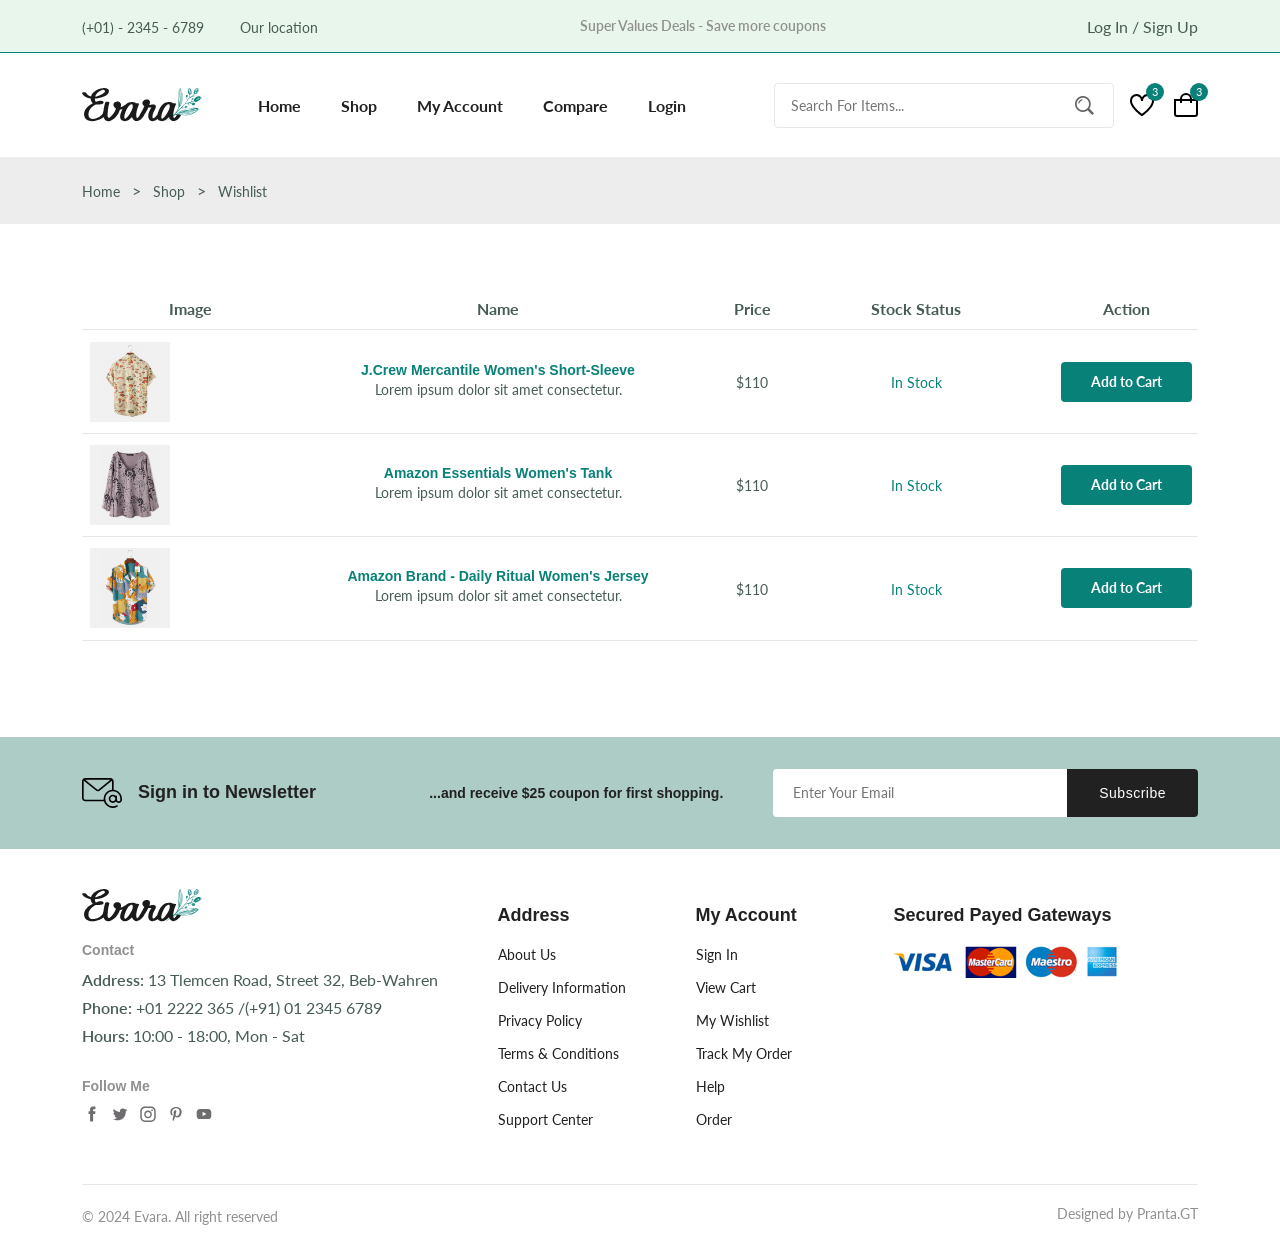
<file: wishlist.html>
<!DOCTYPE html>
<html lang="en">
  <head>
    <meta charset="UTF-8" />
    <meta name="viewport" content="width=device-width, initial-scale=1.0" />

    <!--=============== FLATICON ===============-->
    <link
      rel="stylesheet"
      href="https://cdn-uicons.flaticon.com/2.0.0/uicons-regular-straight/css/uicons-regular-straight.css"
    />

    <!--=============== SWIPER CSS ===============-->
    <link
      rel="stylesheet"
      href="https://cdn.jsdelivr.net/npm/swiper@11/swiper-bundle.min.css"
    />

    <!--=============== CSS ===============-->
    <link rel="stylesheet" href="./assets/css/styles.css" />

    <title>Ecommerce Website</title>
  </head>
  <body>
    <!--=============== HEADER ===============-->
    <header class="header">
      <div class="header__top">
        <div class="header__container container">
          <div class="header__contact">
            <span>(+01) - 2345 - 6789</span>
            <span>Our location</span>
          </div>
          <p class="header__alert-news">
            Super Values Deals - Save more coupons
          </p>
          <a href="login-register.html" class="header__top-action">
            Log In / Sign Up
          </a>
        </div>
      </div>

      <nav class="nav container">
        <a href="index.html" class="nav__logo">
          <img
            class="nav__logo-img"
            src="assets/img/logo.svg"
            alt="website logo"
          />
        </a>
        <div class="nav__menu" id="nav-menu">
          <ul class="nav__list">
            <li class="nav__item">
              <a href="index.html" class="nav__link">Home</a>
            </li>
            <li class="nav__item">
              <a href="shop.html" class="nav__link">Shop</a>
            </li>
            <li class="nav__item">
              <a href="accounts.html" class="nav__link">My Account</a>
            </li>
            <li class="nav__item">
              <a href="compare.html" class="nav__link">Compare</a>
            </li>
            <li class="nav__item">
              <a href="login-register.html" class="nav__link">Login</a>
            </li>
          </ul>
          <div class="header__search">
            <input
              type="text"
              placeholder="Search For Items..."
              class="form__input"
            />
            <button class="search__btn">
              <img src="assets/img/search.png" alt="search icon" />
            </button>
          </div>
        </div>
        <div class="header__user-actions">
          <a href="wishlist.html" class="header__action-btn" title="Wishlist">
            <img src="assets/img/icon-heart.svg" alt="" />
            <span class="count">3</span>
          </a>
          <a href="cart.html" class="header__action-btn" title="Cart">
            <img src="assets/img/icon-cart.svg" alt="" />
            <span class="count">3</span>
          </a>
        </div>
      </nav>
    </header>

    <!--=============== MAIN ===============-->
    <main class="main">
      <!--=============== BREADCRUMB ===============-->
      <section class="breadcrumb">
        <ul class="breadcrumb__list flex container">
          <li><a href="index.html" class="breadcrumb__link">Home</a></li>
          <li><span class="breadcrumb__link"></span>></li>
          <li><span class="breadcrumb__link">Shop</span></li>
          <li><span class="breadcrumb__link"></span>></li>
          <li><span class="breadcrumb__link">Wishlist</span></li>
        </ul>
      </section>

      <!--=============== WISHLIST ===============-->
      <section class="wishlist section--lg container">
        <div class="table__container">
          <table class="table">
            <thead>
              <tr>
                <th>Image</th>
                <th>Name</th>
                <th>Price</th>
                <th>Stock Status</th>
                <th>Action</th>
                <th>Rename</th>
              </tr>
            </thead>
            <tbody>
              <tr>
                <td>
                  <img
                    src="./assets//img/product-1-2.jpg"
                    alt=""
                    class="table__img"
                  />
                </td>
                <td>
                  <h3 class="table__title">
                    J.Crew Mercantile Women's Short-Sleeve
                  </h3>
                  <p class="table__description">
                    Lorem ipsum dolor sit amet consectetur.
                  </p>
                </td>
                <td>
                  <span class="table__price">$110</span>
                </td>
                <td><span class="table__stock">In Stock</span></td>
                <td><a href="#" class="btn btn--sm">Add to Cart</a></td>
                <td><i class="fi fi-rs-trash table__trash"></i></td>
              </tr>
              <tr>
                <td>
                  <img
                    src="./assets//img/product-7-1.jpg"
                    alt=""
                    class="table__img"
                  />
                </td>
                <td>
                  <h3 class="table__title">Amazon Essentials Women's Tank</h3>
                  <p class="table__description">
                    Lorem ipsum dolor sit amet consectetur.
                  </p>
                </td>
                <td>
                  <span class="table__price">$110</span>
                </td>
                <td><span class="table__stock">In Stock</span></td>
                <td><a href="#" class="btn btn--sm">Add to Cart</a></td>
                <td><i class="fi fi-rs-trash table__trash"></i></td>
              </tr>
              <tr>
                <td>
                  <img
                    src="./assets//img/product-2-1.jpg"
                    alt=""
                    class="table__img"
                  />
                </td>
                <td>
                  <h3 class="table__title">
                    Amazon Brand - Daily Ritual Women's Jersey
                  </h3>
                  <p class="table__description">
                    Lorem ipsum dolor sit amet consectetur.
                  </p>
                </td>
                <td>
                  <span class="table__price">$110</span>
                </td>
                <td><span class="table__stock">In Stock</span></td>
                <td><a href="#" class="btn btn--sm">Add to Cart</a></td>
                <td><i class="fi fi-rs-trash table__trash"></i></td>
              </tr>
            </tbody>
          </table>
        </div>
      </section>

      <!--=============== NEWSLETTER ===============-->
      <section class="newsletter section">
        <div class="newsletter__container container grid">
          <h3 class="newsletter__title flex">
            <img
              src="./assets/img/icon-email.svg"
              alt=""
              class="newsletter__icon"
            />
            Sign in to Newsletter
          </h3>
          <p class="newsletter__description">
            ...and receive $25 coupon for first shopping.
          </p>
          <form action="" class="newsletter__form">
            <input
              type="text"
              placeholder="Enter Your Email"
              class="newsletter__input"
            />
            <button type="submit" class="newsletter__btn">Subscribe</button>
          </form>
        </div>
      </section>
    </main>

    <!--=============== FOOTER ===============-->
    <footer class="footer container">
      <div class="footer__container grid">
        <div class="footer__content">
          <a href="index.html" class="footer__logo">
            <img src="./assets/img/logo.svg" alt="" class="footer__logo-img" />
          </a>
          <h4 class="footer__subtitle">Contact</h4>
          <p class="footer__description">
            <span>Address:</span> 13 Tlemcen Road, Street 32, Beb-Wahren
          </p>
          <p class="footer__description">
            <span>Phone:</span> +01 2222 365 /(+91) 01 2345 6789
          </p>
          <p class="footer__description">
            <span>Hours:</span> 10:00 - 18:00, Mon - Sat
          </p>
          <div class="footer__social">
            <h4 class="footer__subtitle">Follow Me</h4>
            <div class="footer__links flex">
              <a href="#">
                <img
                  src="./assets/img/icon-facebook.svg"
                  alt=""
                  class="footer__social-icon"
                />
              </a>
              <a href="#">
                <img
                  src="./assets/img/icon-twitter.svg"
                  alt=""
                  class="footer__social-icon"
                />
              </a>
              <a href="#">
                <img
                  src="./assets/img/icon-instagram.svg"
                  alt=""
                  class="footer__social-icon"
                />
              </a>
              <a href="#">
                <img
                  src="./assets/img/icon-pinterest.svg"
                  alt=""
                  class="footer__social-icon"
                />
              </a>
              <a href="#">
                <img
                  src="./assets/img/icon-youtube.svg"
                  alt=""
                  class="footer__social-icon"
                />
              </a>
            </div>
          </div>
        </div>
        <div class="footer__content">
          <h3 class="footer__title">Address</h3>
          <ul class="footer__links">
            <li><a href="#" class="footer__link">About Us</a></li>
            <li><a href="#" class="footer__link">Delivery Information</a></li>
            <li><a href="#" class="footer__link">Privacy Policy</a></li>
            <li><a href="#" class="footer__link">Terms & Conditions</a></li>
            <li><a href="#" class="footer__link">Contact Us</a></li>
            <li><a href="#" class="footer__link">Support Center</a></li>
          </ul>
        </div>
        <div class="footer__content">
          <h3 class="footer__title">My Account</h3>
          <ul class="footer__links">
            <li><a href="#" class="footer__link">Sign In</a></li>
            <li><a href="#" class="footer__link">View Cart</a></li>
            <li><a href="#" class="footer__link">My Wishlist</a></li>
            <li><a href="#" class="footer__link">Track My Order</a></li>
            <li><a href="#" class="footer__link">Help</a></li>
            <li><a href="#" class="footer__link">Order</a></li>
          </ul>
        </div>
        <div class="footer__content">
          <h3 class="footer__title">Secured Payed Gateways</h3>
          <img
            src="./assets/img/payment-method.png"
            alt=""
            class="payment__img"
          />
        </div>
      </div>
      <div class="footer__bottom">
        <p class="copyright">&copy; 2024 Evara. All right reserved</p>
        <span class="designer">Designed by Pranta.GT</span>
      </div>
    </footer>

    <!--=============== SWIPER JS ===============-->
    <script src="https://cdn.jsdelivr.net/npm/swiper@11/swiper-bundle.min.js"></script>

    <!--=============== MAIN JS ===============-->
    <script src="assets/js/main.js"></script>
  </body>
</html>
</file>
<file: assets/css/styles.css>
/*==============================================================================
  ECOMMERCE WEBSITE STYLES
  Main stylesheet for the Evara ecommerce website
  Contains all styling: layout, components, animations, responsive design
==============================================================================*/

/*===============================
  GOOGLE FONTS
  Import custom fonts used throughout the website
===============================*/
@import url("https://fonts.googleapis.com/css2?family=Lato:wght@400;700&family=Spartan:wght@400;500;600;700&display=swap");

/*===============================
  CSS VARIABLES
  Define reusable values for consistent theming across the website
===============================*/
:root {
  /* Header height reference */
  --header-height: 4rem;

  /* Color palette */
  --first-color: hsl(176, 88%, 27%);
  --first-color-alt: hsl(129, 44%, 94%);
  --second-color: hsl(34, 94%, 87%);
  --title-color: hsl(0, 0%, 13%);
  --text-color: hsl(154, 13%, 32%);
  --text-color-light: hsl(60, 1%, 56%);
  --body-color: hsl(0, 0%, 100%);
  --container-color: hsl(0, 0%, 93%);
  --border-color: hsl(129, 36%, 85%);
  --border-color-alt: hsl(113, 15%, 90%);

  /* Typography - Font families */
  --body-font: "Lato", sans-serif;
  --second-font: "League Spartan", sans-serif;

  /* Typography - Font sizes */
  --big-font-size: 3.5rem;
  --h1-font-size: 2.75rem;
  --h2-font-size: 2rem;
  --h3-font-size: 1.75rem;
  --h4-font-size: 1.375rem;
  --large-font-size: 1.125rem;
  --normal-font-size: 1rem;
  --small-font-size: 0.875rem;
  --smaller-font-size: 0.75rem;
  --tiny-font-size: 0.6875rem;

  /* Font weights */
  --weight-400: 400;
  --weight-500: 500;
  --weight-600: 600;
  --weight-700: 700;

  /* Animation timing */
  --transition: cubic-bezier(0, 0, 0.05, 1);
}

/* Responsive typography adjustments for smaller screens */
@media screen and (max-width: 1200px) {
  :root {
    --big-font-size: 2.25rem;
    --h1-font-size: 2rem;
    --h2-font-size: 1.375rem;
    --h3-font-size: 1.25rem;
    --h4-font-size: 1.125rem;
    --large-font-size: 1rem;
    --normal-font-size: 0.9375rem;
    --small-font-size: 0.8125rem;
    --smaller-font-size: 0.6875rem;
    --tiny-font-size: 0.625rem;
  }
}

/*===============================
  BASE STYLES
  Reset and foundational styles applied to all elements
===============================*/
* {
  margin: 0;
  padding: 0;
  box-sizing: border-box;
}

html {
  scroll-behavior: smooth;
}

input,
textarea,
body {
  color: var(--text-color);
  font-family: var(--body-font);
  font-size: var(--normal-font-size);
  font-weight: var(--weight-400);
}

body {
  background-color: var(--body-color);
}

h1, h2, h3, h4 {
  font-family: var(--second-font);
  color: var(--title-color);
  font-weight: var(--weight-600);
}

ul {
  list-style: none;
}

a {
  text-decoration: none;
}

p {
  line-height: 1.5rem;
}

img {
  max-width: 100%;
  display: block;
}

button,
textarea,
input {
  background-color: transparent;
  border: none;
  outline: none;
  font-family: inherit;
}

table {
  width: 100%;
  border-collapse: collapse;
}

/*===============================
  REUSABLE CSS CLASSES
  Common utility classes used throughout the website
===============================*/
.container {
  max-width: 1320px;
  margin-inline: auto;
  padding-inline: 0.75rem;
}

.grid {
  display: grid;
  gap: 1.5rem;
}

.section {
  padding-block: 2rem;
}

.section--lg {
  padding-block: 4rem;
}

.section__title {
  font-size: var(--h4-font-size);
  margin-bottom: 1.5rem;
}

.section__title span {
  color: var(--first-color);
}

.form__input {
  border: 1px solid var(--border-color-alt);
  padding-inline: 1rem;
  height: 45px;
  font-size: var(--small-font-size);
  border-radius: 0.25rem;
  -webkit-border-radius: 0.25rem;
  -moz-border-radius: 0.25rem;
  -ms-border-radius: 0.25rem;
  -o-border-radius: 0.25rem;
}

.new__price {
  color: var(--first-color);
  font-weight: var(--weight-600);
}

.old__price {
  color: var(--text-color-light);
  font-size: var(--small-font-size);
  text-decoration: line-through;
}

.form {
  row-gap: 1rem;
}

.form__group {
  grid-template-columns: repeat(2, 1fr);
  gap: 1rem;
}

.textarea {
  height: 200px;
  padding-block: 1rem;
  resize: none;
}

/* Utility class for flexbox */
.flex {
  display: flex;
  align-items: center;
  column-gap: 0.5rem;
}

/*===============================
  HEADER & NAVIGATION
  Styles for the website header, navigation menu, and user actions
===============================*/
.header {
  width: 100%;
  background-color: var(--body-color);
  transition: all 0.4s ease-in-out;
}

.header-sticky {
  position: sticky;
  top: 0;
  width: 100%;
  z-index: 1000;
  background: #fff;
  box-shadow: 0 2px 10px rgba(0,0,0,0.1);
  transition: all 0.3s ease;
}

/* Top header bar with contact info and promotions */
.header__top {
  background-color: var(--first-color-alt);
  border-bottom: 1px solid var(--first-color);
  padding-block: 0.875rem;
}

.header__container {
  display: flex;
  justify-content: space-between;
  align-items: center;
}

.header__contact span:first-child {
  margin-right: 2rem;
}

.header__contact span,
.header__alert-news,
.header__alert-top-action {
  font-size: var(--small-font-size);
}

.header__alert-news {
  color: var(--text-color-light);
  font-weight: var(--weight-600);
}

.header__top-action {
  color: var(--text-color);
}

/* Main navigation styles */
.nav,
.nav__menu,
.nav__list,
.header__user-actions {
  display: flex;
  align-items: center;
}

.nav {
  height: calc(var(--header-height) + 2.5rem);
  justify-content: space-between;
  column-gap: 1rem;
}

.nav__logo-img {
  width: 120px;
}

.nav__menu {
  flex-grow: 1;
  margin-left: 2.5rem;
}

.nav__list {
  column-gap: 2.5rem;
  margin-right: auto;
}

.nav__link {
  color: var(--title-color);
  font-weight: var(--weight-700);
  transition: color 0.3s var(--transition);
}

/* Active and hover states for navigation links */
.active-link,
.nav__link:hover {
  color: var(--first-color);
}

/* Header search bar */
.header__search {
  width: 340px;
  position: relative;
}

.header__search .form__input {
  width: 100%;
}

.search__btn {
  position: absolute;
  top: 24%;
  right: 1.25rem;
  cursor: pointer;
}

/* User action buttons (wishlist, cart, menu toggle) */
.header__user-actions {
  column-gap: 1.25rem;
}

.header__action-btn {
  position: relative;
}

.header__action-btn img {
  width: 24px;
}

.header__action-btn span.count {
  position: absolute;
  top: -0.625rem;
  right: -0.625rem;
  background-color: var(--first-color);
  color: var(--body-color);
  height: 18px;
  width: 18px;
  text-align: center;
  font-size: var(--tiny-font-size);
  line-height: 18px;
  border-radius: 50%;
}

/* Mobile menu toggle and close buttons */
.nav__menu-top,
.nav__toggle {
  display: none;
}

/* Scroll header effect - applied when user scrolls down */
.scroll-header {
  position: fixed;
  top: 0;
  left: 0;
  width: 100%;
  background-color: #fff;
  box-shadow: 0 3px 10px rgba(0, 0, 0, 0.1);
  z-index: 1000;
  transition: 0.4s;
  transform: translateY(0);
  animation: fadeInDown 0.5s both;
}

/* Hide top header bar when scrolled */
.scroll-header .header__top {
  display: none;
}

/* Animation for scroll header */
@keyframes fadeInDown {
  0% {
    opacity: 0;
    transform: translateY(-20px);
  }
  100% {
    opacity: 1;
    transform: translateY(0);
  }
}

/* Mobile navigation menu wrapper */
.nav-list-tog {
  background: #fff;
  width: 100%;
}

/*===============================
  HERO SECTION / HOME
  Styles for the main homepage hero area
===============================*/
.home__container {
  grid-template-columns: 5fr 7fr;
  align-items: center;
}

.home__subtitle,
.home__description {
  font-size: var(--large-font-size);
}

.home__subtitle {
  font-family: var(--second-font);
  font-weight: var(--weight-600);
  margin-bottom: 1rem;
  display: block;
}

.home__title {
  font-size: var(--h1-font-size);
  font-weight: var(--weight-700);
  line-height: 1.4;
}

.home__title span {
  color: var(--first-color);
  font-size: var(--big-font-size);
}

.home__description {
  margin-block: 0.5rem 2rem;
}

.home__img {
  justify-self: flex-end;
}

/*===============================
  BUTTONS
  Button styles for call-to-action elements
===============================*/
.btn {
  display: inline-block;
  background-color: var(--first-color);
  border: 2px solid var(--first-color);
  color: var(--body-color);
  padding-inline: 1.75rem;
  height: 49px;
  line-height: 43px;
  font-family: var(--second-font);
  font-size: var(--small-font-size);
  font-weight: var(--weight-700);
  border-radius: 0.25rem;
  -webkit-border-radius: 0.25rem;
  -moz-border-radius: 0.25rem;
  -ms-border-radius: 0.25rem;
  -o-border-radius: 0.25rem;
  transition: all 0.4s var(--transition);
  -webkit-transition: all 0.4s var(--transition);
  -moz-transition: all 0.4s var(--transition);
  -ms-transition: all 0.4s var(--transition);
  -o-transition: all 0.4s var(--transition);
}

/* Hover effect for buttons */
.btn:hover {
  background-color: transparent;
  color: var(--first-color);
}

.btn--md,
.btn--sm {
  font-family: var(--body-font);
}

.btn--md {
  height: 45px;
  line-height: 40px;
}

.btn--sm {
  height: 40px;
  line-height: 35px;
}

/*===============================
  CATEGORIES SECTION
  Styles for product category cards
===============================*/
.categories {
  overflow: hidden;
}

.category__item {
  text-align: center;
  border: 1px solid var(--border-color);
  padding: 0.625rem 0.625rem 1.25rem;
  border-radius: 1.25rem;
}

.category__img {
  margin-bottom: 1.25rem;
  border-radius: 0.75rem;
}

.category__title {
  color: var(--text-color);
  font-size: var(--small-font-size);
}

/*===============================
  SWIPER SLIDER STYLES
  Base styles for Swiper sliders used throughout the site
===============================*/
.swiper {
  overflow: initial;
}

.swiper-button-next::after,
.swiper-button-prev::after {
  content: "";
}

.swiper-button-next,
.swiper-button-prev {
  top: -1.875rem;
  background-color: var(--first-color-alt);
  border: 1px solid var(--border-color);
  width: 30px;
  height: 30px;
  color: var(--first-color);
  font-size: var(--tiny-font-size);
  border-radius: 50%;
}

.swiper-button-prev {
  left: initial;
  right: 2.5rem;
}

.swiper-button-next {
  right: 0;
}

/*===============================
  PRODUCTS SECTION
  Styles for product cards, grids, and tabs
===============================*/
.tab__btns {
  display: flex;
  flex-wrap: wrap;
  gap: 0.75rem;
  margin-bottom: 2rem;
}

.tab__btn {
  background-color: var(--container-color);
  color: var(--title-color);
  padding: 1rem 1.25rem 0.875rem;
  font-family: var(--second-font);
  font-size: var(--small-font-size);
  font-weight: var(--weight-600);
  cursor: pointer;
  border-radius: 0.25rem;
  transition: all 0.3s var(--transition);
}

/* Active tab button */
.tab__btn.active-tab {
  color: var(--first-color);
  background-color: var(--second-color);
}

/* Hide inactive tab content */
.tab__item:not(.active-tab) {
  display: none;
}

/* Product grid layout */
.products__container {
  grid-template-columns: repeat(4, 1fr);
}

.product__item {
  border: 1px solid var(--border-color);
  border-radius: 1.5rem;
  transition: all 0.2s var(--transition);
}

/* Product hover effect - shadow */
.product__item:hover {
  box-shadow: 0 0 10px hsl(0, 0%, 0%, 0.1);
}

.product__banner {
  padding: 0.625rem 0.75rem 0.75rem;
}

.product__banner,
.product__images {
  position: relative;
}

.product__images {
  display: block;
  overflow: hidden;
  border-radius: 1.25rem;
}

.product__img {
  vertical-align: middle;
  transition: all 1.5s var(--transition);
}

/* Product image zoom on hover */
.product__item:hover .product__img {
  transform: scale(1.1);
}

.product__img.hover {
  position: absolute;
  top: 0;
  left: 0;
}

/* Product action buttons (quick view, wishlist, compare) */
.product__actions {
  position: absolute;
  top: 50%;
  left: 50%;
  display: flex;
  column-gap: 0.5rem;
  transform: translate(-50%, -50%);
  transition: all 0.2s var(--transition);
  opacity: 0;
}

.action__btn {
  position: relative;
  width: 40px;
  height: 40px;
  line-height: 42px;
  text-align: center;
  background-color: var(--first-color-alt);
  border: 1px solid var(--border-color);
  color: var(--text-color);
  font-size: var(--small-font-size);
  border-radius: 50%;
  transition: all 0.3s var(--transition);
  cursor: pointer;
}

/* Show actions on hover */
.product__item:hover .product__actions {
  opacity: 1;
}

/* Action button hover effects */
.action__btn:hover {
  background-color: var(--first-color);
  border-color: var(--first-color);
  color: var(--body-color);
}

/* Tooltip for action buttons */
.action__btn::before {
  content: "";
  position: absolute;
  left: 50%;
  transform: translateX(-50%);
  top: -2px;
  border: 0.5rem solid transparent;
  border-top-color: var(--first-color);
}

.action__btn::after {
  content: attr(aria-label);
  position: absolute;
  bottom: 100%;
  left: 50%;
  transform: translateX(-50%);
  background-color: var(--first-color);
  color: var(--body-color);
  font-size: var(--tiny-font-size);
  white-space: nowrap;
  padding-inline: 0.625rem;
  line-height: 2.58;
  border-radius: 0.25rem;
  opacity: 0;
  visibility: hidden;
  transition: all 0.3s cubic-bezier(0.71, 1.7, 0.77, 1.24);
}

.action__btn:hover::after {
  opacity: 1;
  visibility: visible;
  transform: translateX(-50%) translateY(-0.5rem);
}

/* Product badges (e.g., "Hot", "Sale") */
.product__badge {
  position: absolute;
  left: 1.25rem;
  top: 1.25rem;
  background-color: var(--first-color);
  color: var(--body-color);
  padding: 0.25rem 0.625rem;
  font-size: var(--tiny-font-size);
  border-radius: 2.5rem;
}

.product__badge.light-pink {
  background-color: hsl(341, 100%, 73%);
}

.product__badge.light-green {
  background-color: hsl(155, 20%, 67%);
}

.product__badge.light-orange {
  background-color: hsl(24, 100%, 73%);
}

.product__badge.light-blue {
  background-color: hsl(202, 53%, 76%);
}

/* Product content area */
.product__content {
  padding: 0 1.25rem 1.125rem;
  position: relative;
}

.product__category {
  color: var(--text-color-light);
  font-size: var(--smaller-font-size);
}

.product__title {
  font-size: var(--normal-font-size);
  margin-block: 0.75rem 0.5rem;
}

.product__rating {
  color: hsl(42, 100%, 50%);
  font-size: var(--smaller-font-size);
  margin-bottom: 0.75rem;
}

.product__price .new__price {
  font-size: var(--large-font-size);
}

/* Add to cart button position */
.cart__btn {
  position: absolute;
  bottom: 1.6rem;
  right: 1.25rem;
}

/* Hide hover images by default */
.product__img.hover,
.product__actions,
.action__btn::before,
.action__btn::after,
.product__item:hover .product__img.default {
  opacity: 0;
}

/* Show hover elements on product hover */
.product__item:hover .product__img.hover,
.product__item:hover .product__actions {
  opacity: 1;
}

/*===============================
  DEALS SECTION
  Styles for special deals and countdown timers
===============================*/
.deals__container {
  grid-template-columns: repeat(2, 1fr);
}

.deals__item:nth-child(1) {
  background-image: url(../img/deals-1.jpg);
}

.deals__item:nth-child(2) {
  background-image: url(../img/deals-2.png);
}

.deals__item {
  padding: 3rem;
  background-size: cover;
  background-position: center;
  display: flex;
  flex-direction: column;
  row-gap: 1.5rem;
}

.deals__brand {
  color: var(--first-color);
  font-size: var(--h3-font-size);
  margin-bottom: 0.25rem;
}

.deals__category {
  font-family: var(--second-font);
  font-size: var(--small-font-size);
}

.deals__title {
  max-width: 240px;
  font-size: var(--large-font-size);
  font-weight: var(--weight-400);
  line-height: 1.3;
}

.deals__price .new__price,
.deals__price .old__price {
  font-size: var(--large-font-size);
}

.deals__price .new__price {
  color: hsl(352, 100%, 60%);
}

.deals__group {
  display: flex;
  flex-direction: column;
  row-gap: 0.5rem;
}

.deal__countdown-text {
  margin-bottom: 0.25rem;
}

/* Countdown timer styles */
.countdown {
  display: flex;
  column-gap: 1.5rem;
}

.countdown__amount {
  position: relative;
}

.countdown__amount::after {
  content: ":";
  color: var(--title-color);
  font-size: var(--large-font-size);
  position: absolute;
  right: -25%;
  top: 20%;
}

/* Remove colon from last element */
.countdown__amount:nth-child(4):after {
  content: "";
}

.countdown__period {
  background-color: var(--first-color);
  color: var(--body-color);
  width: 60px;
  height: 50px;
  line-height: 50px;
  text-align: center;
  font-size: var(--large-font-size);
  font-weight: var(--weight-600);
  margin-bottom: 0.5rem;
  border-radius: 0.25rem;
}

.unit {
  font-size: var(--small-font-size);
  text-align: center;
  display: block;
}

.deals__btn .btn {
  background-color: transparent;
  color: var(--first-color);
}

/*===============================
  NEW ARRIVALS SECTION
===============================*/
.new__arrivals {
  overflow: hidden;
}

/*===============================
  SHOWCASE / SIDEBAR PRODUCTS
  Styles for product showcase widgets
===============================*/
.showcase__container {
  grid-template-columns: repeat(4, 1fr);
}

.showcase__wrapper .section__title {
  font-size: var(--normal-font-size);
  border-bottom: 1px solid var(--border-color-alt);
  padding-bottom: 0.75rem;
  margin-bottom: 2rem;
  position: relative;
}

.showcase__wrapper .section__title::before {
  content: "";
  position: absolute;
  width: 50px;
  height: 2px;
  left: 0;
  bottom: -1.5px;
  background-color: var(--first-color);
}

.showcase__item {
  display: flex;
  align-items: center;
  column-gap: 1.5rem;
}

.showcase__item:not(:last-child) {
  margin-bottom: 1.5rem;
}

.showcase__img {
  width: 86px;
}

.showcase__content {
  width: calc(100% - 110px);
}

.showcase__title {
  font-size: var(--small-font-size);
  font-weight: var(--weight-500);
  white-space: nowrap;
  overflow: hidden;
  text-overflow: ellipsis;
  margin-bottom: 0.5rem;
  transition: color 0.3s var(--transition);
}

.showcase__title:hover {
  color: var(--first-color);
}

/*===============================
  NEWSLETTER SECTION
  Styles for email subscription form
===============================*/
.newsletter {
  background-color: hsl(166, 23%, 74%);
}

.home__newsletter {
  margin-top: 2rem;
}

.newsletter__container {
  grid-template-columns: repeat(2, 3.5fr) 5fr;
  align-items: center;
  column-gap: 3rem;
}

.newsletter__title {
  column-gap: 1rem;
  font-size: var(--large-font-size);
}

.newsletter__icon {
  width: 40px;
}

.newsletter__description {
  color: var(--title-color);
  font-family: var(--second-font);
  font-size: var(--small-font-size);
  font-weight: var(--weight-600);
  text-align: center;
}

.newsletter__form {
  display: flex;
}

.newsletter__input,
.newsletter__btn {
  font-size: var(--small-font-size);
}

.newsletter__input {
  background-color: var(--body-color);
  padding-inline: 1.23rem;
  width: 100%;
  height: 48px;
  border-radius: 0.25rem 0 0 0.25rem;
}

.newsletter__btn {
  background-color: var(--title-color);
  color: var(--body-color);
  padding-inline: 2rem;
  font-family: var(--second-font);
  font-weight: 500;
  letter-spacing: 0.5px;
  cursor: pointer;
  transition: all 0.3s var(--transition);
  border-radius: 0 0.25rem 0.25rem 0;
}

.newsletter__btn:hover {
  background-color: var(--first-color);
}

/*===============================
  FOOTER
  Styles for website footer
===============================*/
.footer__container {
  grid-template-columns: 4.5fr repeat(2, 2fr) 3.5fr;
  padding-block: 2.5rem;
}

.footer__logo-img {
  width: 120px;
}

.footer__subtitle {
  color: var(--text-color-light);
  font-size: var(--small-font-size);
  margin-block: 1.25rem 0.625rem;
}

.footer__description {
  margin-bottom: 0.25rem;
}

.footer__description span {
  font-weight: var(--weight-600);
}

.footer__social .footer__subtitle {
  margin-top: 1.875rem;
}

.footer__social-links {
  column-gap: 0.25rem;
}

.footer__social-icon {
  width: 20px;
  opacity: 0.7;
  transition: opacity 0.3s var(--transition);
}

.footer__social-icon:hover {
  opacity: 1;
}

.footer__title {
  font-size: var(--large-font-size);
  margin-block: 1rem 1.25rem;
}

.footer__link {
  color: var(--title-color);
  font-size: var(--small-font-size);
  margin-bottom: 1rem;
  display: block;
  transition: all 0.3s var(--transition);
}

.footer__link:hover {
  color: var(--first-color);
  padding-left: 0.25rem;
}

.footer__bottom {
  display: flex;
  justify-content: space-between;
  padding-block: 1.25rem;
  border-top: 1px solid var(--border-color-alt);
}

.copyright,
.designer {
  color: var(--text-color-light);
  font-size: var(--small-font-size);
}

/*===============================
  BREADCRUMBS
  Styles for navigation breadcrumbs
===============================*/
.breadcrumb {
  background-color: var(--container-color);
  padding-block: 1.5rem;
}

.breadcrumb__list {
  column-gap: 0.75rem;
}

.breadcrumb__link {
  color: var(--text-color);
  font-size: var(--small-font-size);
  transition: color 0.3s var(--transition);
}

.breadcrumb__link:hover {
  color: var(--first-color);
}

/*===============================
  SHOP PAGE
  Styles for shop listing page
===============================*/
.total__products {
  margin-bottom: 2.5rem;
}

.total__products span {
  color: var(--first-color);
  font-weight: var(--weight-600);
}

/* Pagination styles */
.pagination {
  display: flex;
  justify-content: center;
  column-gap: 0.625rem;
  margin-top: 2.75rem;
}

.pagination__link {
  display: inline-block;
  width: 34px;
  height: 34px;
  line-height: 34px;
  text-align: center;
  color: var(--text-color);
  font-size: var(--small-font-size);
  font-weight: var(--weight-700);
  border-radius: 0.25rem;
  transition: all 0.15s var(--transition);
}

.pagination__link.active,
.pagination__link:hover {
  background-color: var(--first-color);
  color: var(--body-color);
}

.pagination__link.icon {
  border-top-right-radius: 50%;
  border-bottom-right-radius: 50%;
}

/*===============================
  PRODUCT DETAILS PAGE
  Styles for individual product detail view
===============================*/
.details__container {
  grid-template-columns: 5.5fr 6.5fr;
}

.details__img {
  margin-bottom: 0.5rem;
}

.details__small-images {
  grid-template-columns: repeat(4, 1fr);
  column-gap: 0.625rem;
}

.details__small-img {
  cursor: pointer;
  transition: opacity 0.3s var(--transition);
}

.details__small-img:hover {
  opacity: 0.7;
}

.details__title {
  font-size: var(--h2-font-size);
}

.details__brand {
  font-size: var(--small-font-size);
  margin-block: 1rem;
}

.details__brand span {
  color: var(--first-color);
}

.details__price {
  border-top: 1px solid var(--border-color-alt);
  border-bottom: 1px solid var(--border-color-alt);
  padding-block: 1rem;
  column-gap: 1rem;
}

.details__price .new__price {
  font-size: var(--h2-font-size);
}

.details__price .old__price {
  font-size: var(--normal-font-size);
  font-weight: var(--weight-500);
}

.short__description {
  margin-block: 1rem 2rem;
}

.list__item,
.meta__list {
  font-size: var(--small-font-size);
  margin-bottom: 0.75rem;
}

.details__color,
.details__size {
  column-gap: 0.75rem;
}

.details__color {
  margin-block: 2rem 1.5rem;
}

.details__size {
  margin-bottom: 2.5rem;
}

.details__color-title,
.details__size-title {
  font-size: var(--small-font-size);
  font-weight: var(--weight-600);
}

.color__list,
.size__list {
  display: flex;
  column-gap: 0.25rem;
}

.color__link {
  display: inline-block;
  width: 26px;
  height: 26px;
  border-radius: 50%;
  cursor: pointer;
  transition: transform 0.3s var(--transition);
}

.color__link:hover {
  transform: scale(1.1);
}

.size__link {
  border: 1px solid var(--border-color-alt);
  padding: 0.375rem 0.75rem 0.5rem;
  color: var(--text-color);
  font-size: var(--small-font-size);
  cursor: pointer;
  transition: all 0.3s var(--transition);
}

.size__link:hover,
.size-active {
  background-color: var(--first-color);
  color: var(--body-color);
  border-color: var(--first-color);
}

.details__action {
  display: flex;
  column-gap: 0.375rem;
  margin-bottom: 3.25rem;
}

.quantity,
.details__action-btn {
  border: 1px solid var(--border-color-alt);
  font-size: var(--small-font-size);
}

.quantity {
  max-width: 80px;
  padding-block: 0.5rem;
  padding-inline: 1rem 0.5rem;
  border-radius: 0.25rem;
}

.details__action-btn {
  color: var(--text-color);
  line-height: 40px;
  padding-inline: 0.75rem;
  cursor: pointer;
  transition: all 0.3s var(--transition);
}

.details__action-btn:hover {
  background-color: var(--first-color);
  color: var(--body-color);
}

.details__meta {
  border-top: 1px solid var(--border-color-alt);
  padding-top: 1rem;
}

/* Product details tabs (Description, Reviews) */
.detail__tabs {
  display: flex;
  column-gap: 1.75rem;
  margin-bottom: 3rem;
}

.detail__tab {
  font-family: var(--second-font);
  font-size: var(--large-font-size);
  font-weight: var(--weight-600);
  cursor: pointer;
  transition: color 0.3s var(--transition);
}

.detail__tab.active-tab {
  color: var(--first-color);
}

.details__tab-content:not(.active-tab) {
  display: none;
}

/* Info table styles */
.info__table tr th,
.info__table tr td {
  border: 1px solid var(--border-color-alt);
  padding: 0.625rem 1.25rem;
}

.info__table tr th {
  font-weight: var(--weight-500);
  text-align: left;
}

.info__table tr td {
  color: var(--text-color-light);
}

/* Reviews section */
.reviews__container {
  padding-bottom: 3rem;
  row-gap: 1.25rem;
}

.review__single {
  border-bottom: 1px solid var(--border-color-alt);
  padding-bottom: 1.25rem;
  display: flex;
  align-items: center;
  column-gap: 1.5rem;
}

.review__single:last-child {
  padding-bottom: 3rem;
}

.review__img {
  width: 70px;
  margin-bottom: 0.5rem;
  border-radius: 50%;
}

.review__title {
  font-size: var(--tiny-font-size);
}

.review__data {
  width: calc(100% - 94px);
}

.review__rating {
  color: hsl(24, 100%, 50%);
  margin-bottom: 0.25rem;
}

.review__description {
  margin-bottom: 0.5rem;
}

.review__rating,
.review__date {
  font-size: var(--small-font-size);
}

.review__form-title {
  font-size: var(--large-font-size);
  margin-bottom: 1rem;
}

.rate__product {
  margin-bottom: 2rem;
}

/*===============================
  CART PAGE
  Styles for shopping cart
===============================*/
.table__container {
  overflow-x: auto;
}

.table {
  table-layout: fixed;
  margin-bottom: 2rem;
}

.table tbody tr {
  border-top: 1px solid var(--border-color-alt);
}

.table tr:last-child {
  border-bottom: 1px solid var(--border-color-alt);
}

.table thead tr th:nth-child(1),
.table tbody tr td:nth-child(1) {
  width: 216px;
}

.table thead tr th:nth-child(2),
.table tbody tr td:nth-child(2) {
  width: 400px;
}

.table thead tr th:nth-child(3),
.table tbody tr td:nth-child(3) {
  width: 108px;
}

.table thead tr th:nth-child(4),
.table tbody tr td:nth-child(4) {
  width: 220px;
}

.table thead tr th:nth-child(5),
.table tbody tr td:nth-child(5) {
  width: 200px;
}

.table thead tr th:nth-child(6),
.table tbody tr td:nth-child(6) {
  width: 152px;
}

.table__img {
  width: 80px;
}

.table thead tr th,
.table tbody tr td {
  padding: 0.7rem 0.5rem;
  text-align: center;
}

.table__title,
.table__description,
.table__price,
.table__subtotal,
.table__trash,
.table__stock {
  font-size: var(--small-font-size);
}

.table__title,
.table__stock {
  color: var(--first-color);
}

.table__description {
  max-width: 250px;
  margin-inline: auto;
}

.table__trash {
  color: var(--text-color-light);
  cursor: pointer;
}

.table__trash:hover {
  color: red;
}

.cart__actions {
  display: flex;
  justify-content: flex-end;
  flex-wrap: wrap;
  gap: 0.75rem;
  margin-top: 1.5rem;
}

.divider {
  position: relative;
  text-align: center;
  margin-block: 3rem;
}

.divider::before {
  content: "";
  position: absolute;
  top: 50%;
  left: 0;
  width: 100%;
  border-top: 2px solid var(--border-color-alt);
  z-index: -1;
}

.divider i {
  color: var(--text-color-light);
  background-color: var(--body-color);
  font-size: 1.5rem;
  padding-inline: 1.25rem;
}

.cart__group {
  grid-template-columns: repeat(2, 1fr);
  align-items: flex-start;
}

.cart__shipping .section__title,
.cart__coupon .section__title,
.cart__total .section__title {
  font-size: var(--large-font-size);
  margin-bottom: 1rem;
}

.cart__coupon {
  margin-top: 3rem;
}

.coupon__form .form__group {
  align-items: center;
}

.cart__total {
  border: 1px solid var(--border-color-alt);
  padding: 1.75rem;
  border-radius: 0.25rem;
}

.cart__total-table {
  margin-bottom: 1rem;
}

.cart__total-table tr td {
  border: 1px solid var(--border-color-alt);
  padding: 0.75rem 0.5rem;
  width: 50%;
}

.cart__total-title {
  font-size: var(--small-font-size);
}

.cart__total-price {
  color: var(--first-color);
  font-weight: var(--weight-700);
}

.cart__total .btn {
  display: inline-flex;
}

/*===============================
  CHECKOUT PAGE
  Styles for checkout process
===============================*/
.checkout__container {
  grid-template-columns: repeat(2, 1fr);
}

.checkout__group:nth-child(2) {
  border: 1px solid var(--border-color-alt);
  padding: 2rem;
  border-radius: 0.5rem;
}

.checkout__group .section__title {
  font-size: var(--large-font-size);
}

.checkout__title {
  font-size: var(--small-font-size);
}

.order__table thead tr th,
.order__table tbody tr td {
  border: 1px solid var(--border-color-alt);
  padding: 0.5rem;
  text-align: center;
}

.order__table thead tr th {
  color: var(--title-color);
  font-size: var(--small-font-size);
}

.order__img {
  width: 80px;
}

.table__quantity,
.order__subtitle {
  font-size: var(--small-font-size);
}

.order__grand-total {
  color: var(--first-color);
  font-size: var(--large-font-size);
  font-weight: var(--weight-700);
}

.payment__methods {
  margin-block: 2.5rem 2.75rem;
}

.payment__title {
  margin-bottom: 1.5rem;
}

.payment__option {
  margin-bottom: 1rem;
}

.payment__input {
  accent-color: var(--first-color);
}

.payment__label {
  font-size: var(--small-font-size);
  user-select: none;
}

/*===============================
  COMPARE PAGE
  Styles for product comparison table
===============================*/
.compare__table tr th,
.compare__table tr td {
  padding: 0.5rem;
  border: 1px solid var(--border-color-alt);
}

.compare__table tr th {
  color: var(--text-color-light);
  font-size: var(--small-font-size);
}

.compare__table tr td {
  text-align: center;
}

.compare__colors {
  justify-content: center;
}

.table__weight,
.table__dimension {
  font-size: var(--small-font-size);
}

/*===============================
  LOGIN & REGISTER PAGES
===============================*/
.login-register__container {
  grid-template-columns: repeat(2, 1fr);
  align-items: flex-start;
}

.login,
.register {
  border: 1px solid var(--border-color-alt);
  padding: 2rem;
  border-radius: 0.5rem;
}

/*===============================
  ACCOUNTS PAGE
  Styles for user account dashboard
===============================*/
.accounts__container {
  grid-template-columns: 4fr 8fr;
}

.account__tabs {
  border: 1px solid var(--border-color-alt);
  border-radius: 0.25rem;
}

.account__tab {
  padding: 1rem 2rem;
  color: var(--title-color);
  font-size: var(--small-font-size);
  display: flex;
  column-gap: 0.625rem;
  cursor: pointer;
  transition: all 0.3s var(--transition);
}

.account__tab.active-tab {
  background-color: var(--first-color);
  color: var(--body-color);
}

.account__tab:not(:last-child) {
  border-bottom: 1px solid var(--border-color-alt);
}

.tab__content:not(.active-tab) {
  display: none;
}

.tab__content {
  border: 1px solid var(--border-color-alt);
}

.tab__header {
  background-color: var(--container-color);
  border-bottom: 1px solid var(--border-color-alt);
  padding: 1rem;
  font-size: var(--small-font-size);
}

.tab__body {
  padding: 1rem;
}

.placed__order-table thead tr th {
  color: var(--title-color);
  text-align: left;
}

.placed__order-table thead tr th,
.placed__order-table tbody tr td {
  border: 1px solid var(--border-color-alt);
  padding: 0.5rem;
  font-size: var(--small-font-size);
}

.view__order,
.edit {
  color: var(--first-color);
}

.address {
  font-style: normal;
  font-size: var(--small-font-size);
  line-height: 1.5;
}

.city {
  margin-bottom: 0.25rem;
}

.edit {
  font-size: var(--small-font-size);
}

/*===============================
  BACK TO TOP BUTTON
  Scroll-to-top functionality button
===============================*/
#backToTop {
  display: none;
  position: fixed;
  bottom: 30px;
  right: 30px;
  z-index: 99;
  border: none;
  outline: none;
  background-color: #3BB77E;
  color: white;
  cursor: pointer;
  padding: 15px;
  border-radius: 50%;
  font-size: 18px;
  transition: background-color 0.3s, transform 0.3s;
  box-shadow: 0 4px 12px rgba(0,0,0,0.15);
}

#backToTop:hover {
  background-color: #29A56C;
  transform: translateY(-5px);
}

/*===============================
  RESPONSIVE BREAKPOINTS
  Media queries for different screen sizes
===============================*/

/* Large devices (max-width: 1400px) */
@media screen and (max-width: 1400px) {
  .container {
    max-width: 1140px;
  }

  .products__container,
  .showcase__container {
    grid-template-columns: repeat(3, 1fr);
  }

  .accounts__container {
    grid-template-columns: 3fr 9fr;
  }
}

/* Large devices (max-width: 1200px) */
@media screen and (max-width: 1200px) {
  .container {
    max-width: 960px;
  }

  .header__top {
    display: none;
  }

  .nav {
    height: calc(var(--header-height) + 1.5rem);
  }

  .nav__logo-img {
    width: 116px;
  }

  .nav__menu {
    position: fixed;
    right: -100%;
    top: 0;
    max-width: 400px;
    width: 100%;
    height: 100%;
    padding: 1.25rem 2rem;
    background-color: var(--body-color);
    z-index: 100;
    flex-direction: column;
    align-items: flex-start;
    row-gap: 2rem;
    box-shadow: 0 0 15px hsl(0, 0%, 0%, 0.1);
    transition: right 0.5s ease-in-out;
  }

  .nav__menu.show-menu {
    right: 0;
  }

  .nav__list {
    order: 1;
    flex-direction: column;
    align-items: flex-start;
    row-gap: 1.5rem;
  }

  .nav__link {
    font-size: var(--large-font-size);
  }

  .header__search .form__input {
    border-color: var(--first-color);
  }

  .nav__menu-top,
  .nav__toggle {
    display: flex;
  }

  .nav__toggle,
  .nav__close {
    cursor: pointer;
  }

  .nav__menu-top {
    align-items: center;
    justify-content: space-between;
    width: 100%;
    margin-bottom: 1.25rem;
  }

  .nav__menu-logo img {
    width: 100px;
  }

  .nav__close {
    font-size: var(--h1-font-size);
    margin-right: 10px;
  }

  .header__action-btn {
    width: 21px;
  }

  .home__container {
    grid-template-columns: 5.5fr 6.5fr;
  }

  .countdown {
    column-gap: 1rem;
  }

  .countdown__period {
    width: 36px;
    height: 36px;
    line-height: 36px;
  }

  .countdown__amount::after {
    right: -25%;
    top: 12%;
  }

  .swiper-button-next,
  .swiper-button-prev {
    top: -28px;
    width: 26px;
    height: 26px;
  }

  .swiper-button-prev {
    right: 36px;
  }

  .account__tab {
    padding: 0.75rem 1rem;
  }

  .checkout__group:nth-child(2) {
    padding: 1.5rem;
  }

  .details__brand {
    margin-block: 0.75rem;
  }

  .details__price {
    padding-block: 0.75rem;
  }

  .short__description {
    margin-bottom: 1.5rem;
  }

  .details__color {
    margin-block: 1.75rem;
  }

  .details__size {
    margin-bottom: 2.25rem;
  }

  .color__link {
    width: 22px;
    height: 22px;
  }

  .size__link {
    padding: 0.375rem 0.625rem;
  }

  .details__action {
    margin-bottom: 2.75rem;
  }
}

/* Medium devices (max-width: 992px) */
@media screen and (max-width: 992px) {
  .container {
    max-width: 776px;
  }

  .home__container,
  .deals__container,
  .checkout__container,
  .newsletter__container,
  .accounts__container,
  .cart__group {
    grid-template-columns: 1fr;
  }

  .cart__group {
    row-gap: 2.75rem;
  }

  .home__img {
    justify-self: center;
  }

  .btn {
    height: 45px;
    line-height: 39px;
  }

  .btn--md {
    height: 42px;
    line-height: 35px;
  }

  .btn--sm {
    height: 38px;
    line-height: 35px;
  }

  .newsletter__description {
    display: none;
  }

  .products__container,
  .showcase__container,
  .footer__container,
  .details__container {
    grid-template-columns: repeat(2, 1fr);
  }

  .login,
  .register {
    padding: 1.25rem;
  }

  .table thead tr th:nth-child(1),
  .table tbody tr td:nth-child(1) {
    width: 140px;
  }

  .table thead tr th:nth-child(2),
  .table tbody tr td:nth-child(2) {
    width: 330px;
  }

  .table thead tr th:nth-child(3),
  .table tbody tr td:nth-child(3) {
    width: 80px;
  }

  .table thead tr th:nth-child(4),
  .table tbody tr td:nth-child(4) {
    width: 220px;
  }

  .table thead tr th:nth-child(5),
  .table tbody tr td:nth-child(5) {
    width: 160px;
  }

  .table thead tr th:nth-child(6),
  .table tbody tr td:nth-child(6) {
    width: 100px;
  }
}

/* Tablet devices (max-width: 768px) */
@media screen and (max-width: 768px) {
  .container {
    max-width: 570px;
  }

  .products__container,
  .showcase__container,
  .footer__container,
  .login-register__container,
  .details__container {
    grid-template-columns: 100%;
  }

  .tab__header,
  .tab__body {
    padding: 0.75rem;
  }

  .compare__table tr td {
    display: block;
  }

  .home__img {
    max-width: 300px;
  }

  /* Mobile navigation menu */
  .nav__menu {
    position: fixed;
    top: 0;
    right: -100%;
    background-color: #ffffff;
    width: 80%;
    height: 100vh;
    padding: 80px 40px;
    box-shadow: -2px 0 10px rgba(0, 0, 0, 0.1);
    transition: right 0.4s ease;
    z-index: 10000;
    display: flex;
    flex-direction: column;
    row-gap: 2.5rem;
  }

  .nav__menu.show-menu {
    right: 0;
  }

  .nav__list {
    display: flex;
    flex-direction: column;
    row-gap: 1.5rem;
  }

  /* Mobile search bar */
  .header__search {
    width: 100%;
    max-width: 100%;
    margin-top: 2rem;
    display: flex;
    align-items: center;
    background-color: #f0f0f0;
    padding: 5px 15px;
    border-radius: 5px;
  }

  .header__search .form__input {
    width: 100%;
    background: transparent;
    border: none;
    outline: none;
    padding: 10px 0;
    font-size: 14px;
  }

  .search__btn {
    background: transparent;
    border: none;
    cursor: pointer;
  }

  .search__btn img {
    width: 20px;
  }
}

/* Small devices (max-width: 576px) */
@media screen and (max-width: 576px) {
  .category__item {
    padding-bottom: 1rem;
  }

  .category__img {
    margin-bottom: 1rem;
  }

  .deals__item,
  .checkout__group:nth-child(2) {
    padding: 1.25rem;
  }

  .pagination {
    column-gap: 0.5rem;
    margin-top: 2.5rem;
  }

  .pagination__link {
    width: 30px;
    height: 30px;
    line-height: 30px;
  }

  .placed__order-table th,
  .order__table tr th {
    display: none;
  }

  .placed__order-table tr td,
  .order__table tr td,
  .info__table tr th,
  .info__table tr td {
    display: block;
  }

  .form__group {
    grid-template-columns: 1fr;
  }

  .cart__total {
    padding: 1.25rem;
  }

  .payment__methods {
    margin-block: 2.25rem 2.5rem;
  }

  .detail__tabs {
    column-gap: 1.25rem;
    margin-bottom: 2rem;
  }

  .review__single {
    column-gap: 1rem;
  }

  .footer__title {
    margin-top: 0.25rem;
  }

  .footer__bottom {
    flex-direction: column;
    align-items: center;
  }

  .product__actions {
    display: none;
  }

  .header__search {
    max-width: 300px;
  }
}

/* Extra small devices (max-width: 350px) */
@media screen and (max-width: 350px) {
  .action__btn {
    width: 34px;
    height: 34px;
    line-height: 36px;
  }

  .cart__btn {
    bottom: 1.4rem;
    right: 1.25rem;
  }

  .showcase__item {
    column-gap: 1rem;
  }

  .showcase__img {
    width: 70%;
  }

  .showcase__content {
    width: calc(100% - 86px);
  }

  .swiper-button-next,
  .swiper-button-prev {
    display: none;
  }

  .compare__table tr th,
  .cart__total-table tr td {
    display: block;
    width: 100%;
  }

  .cart__actions {
    justify-content: center;
  }

  .home__img {
    display: none;
  }

  .header__search {
    max-width: 270px;
  }
}
</file>
